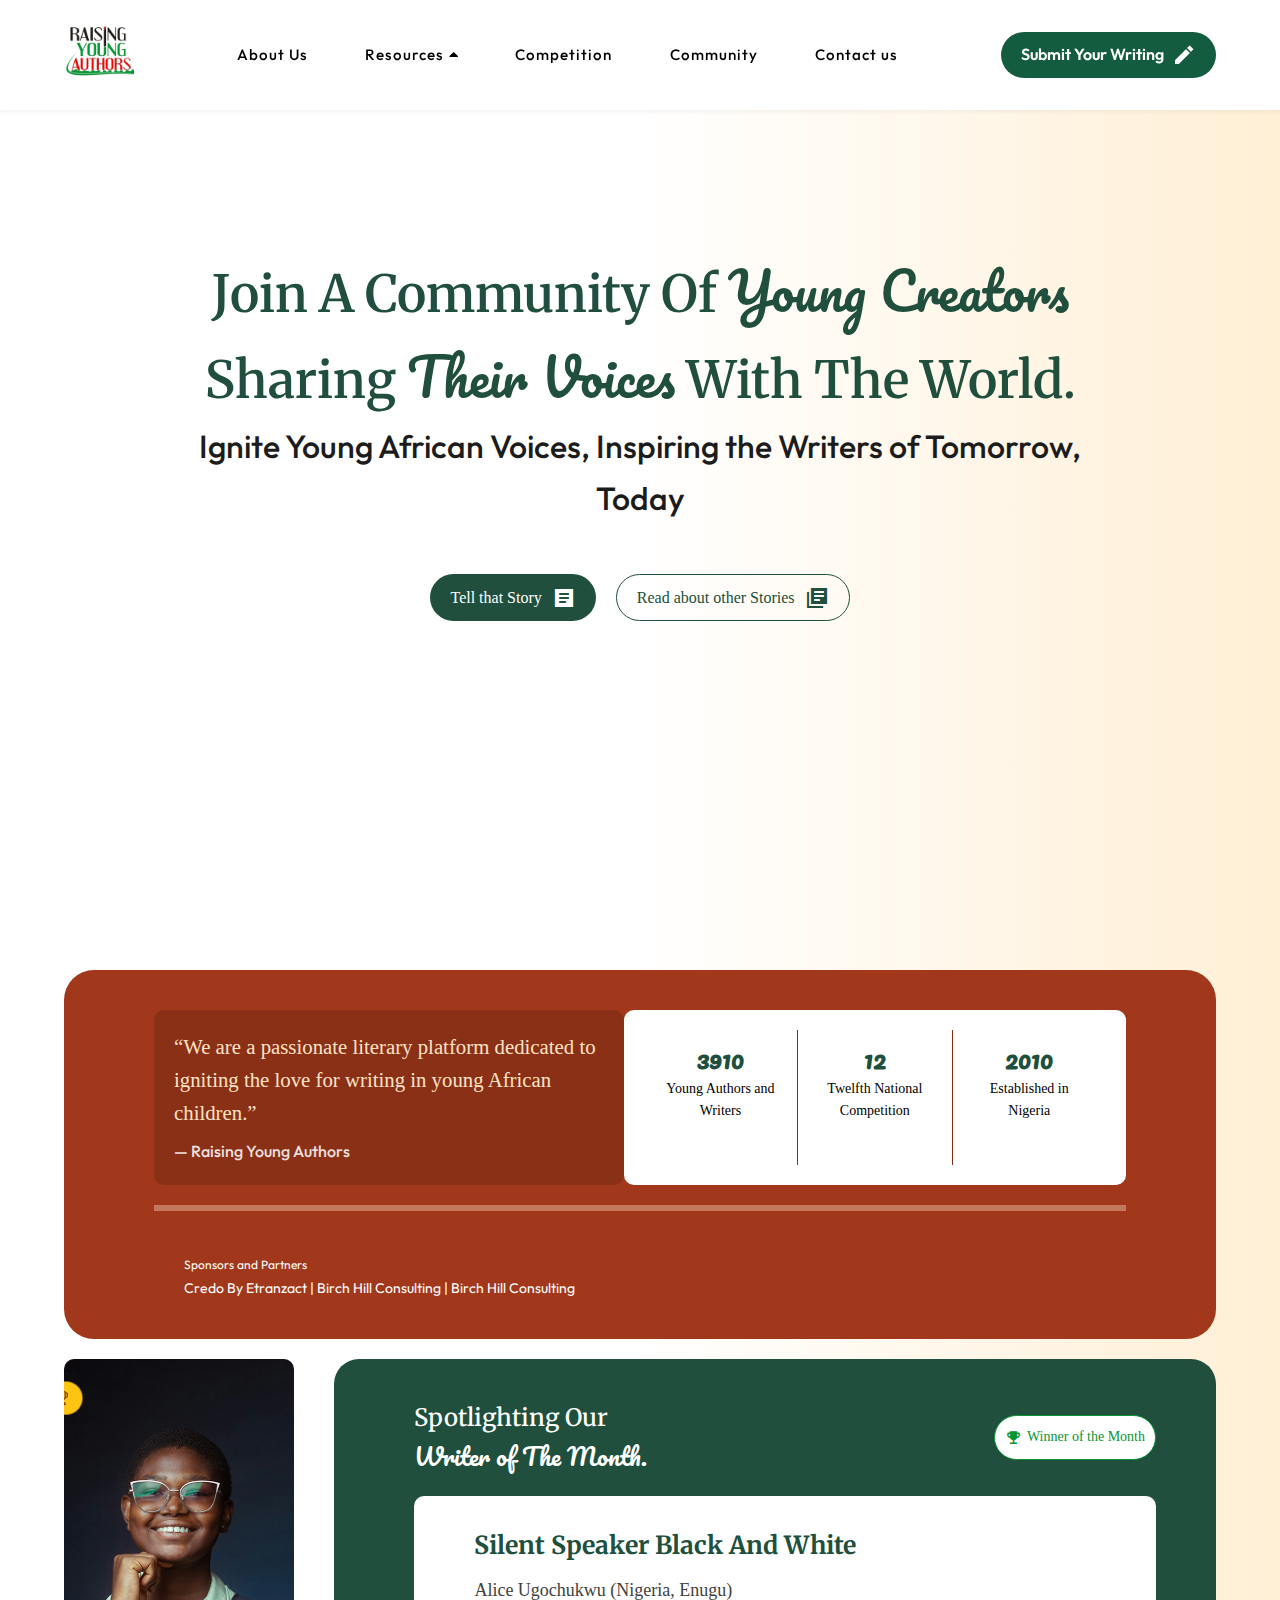
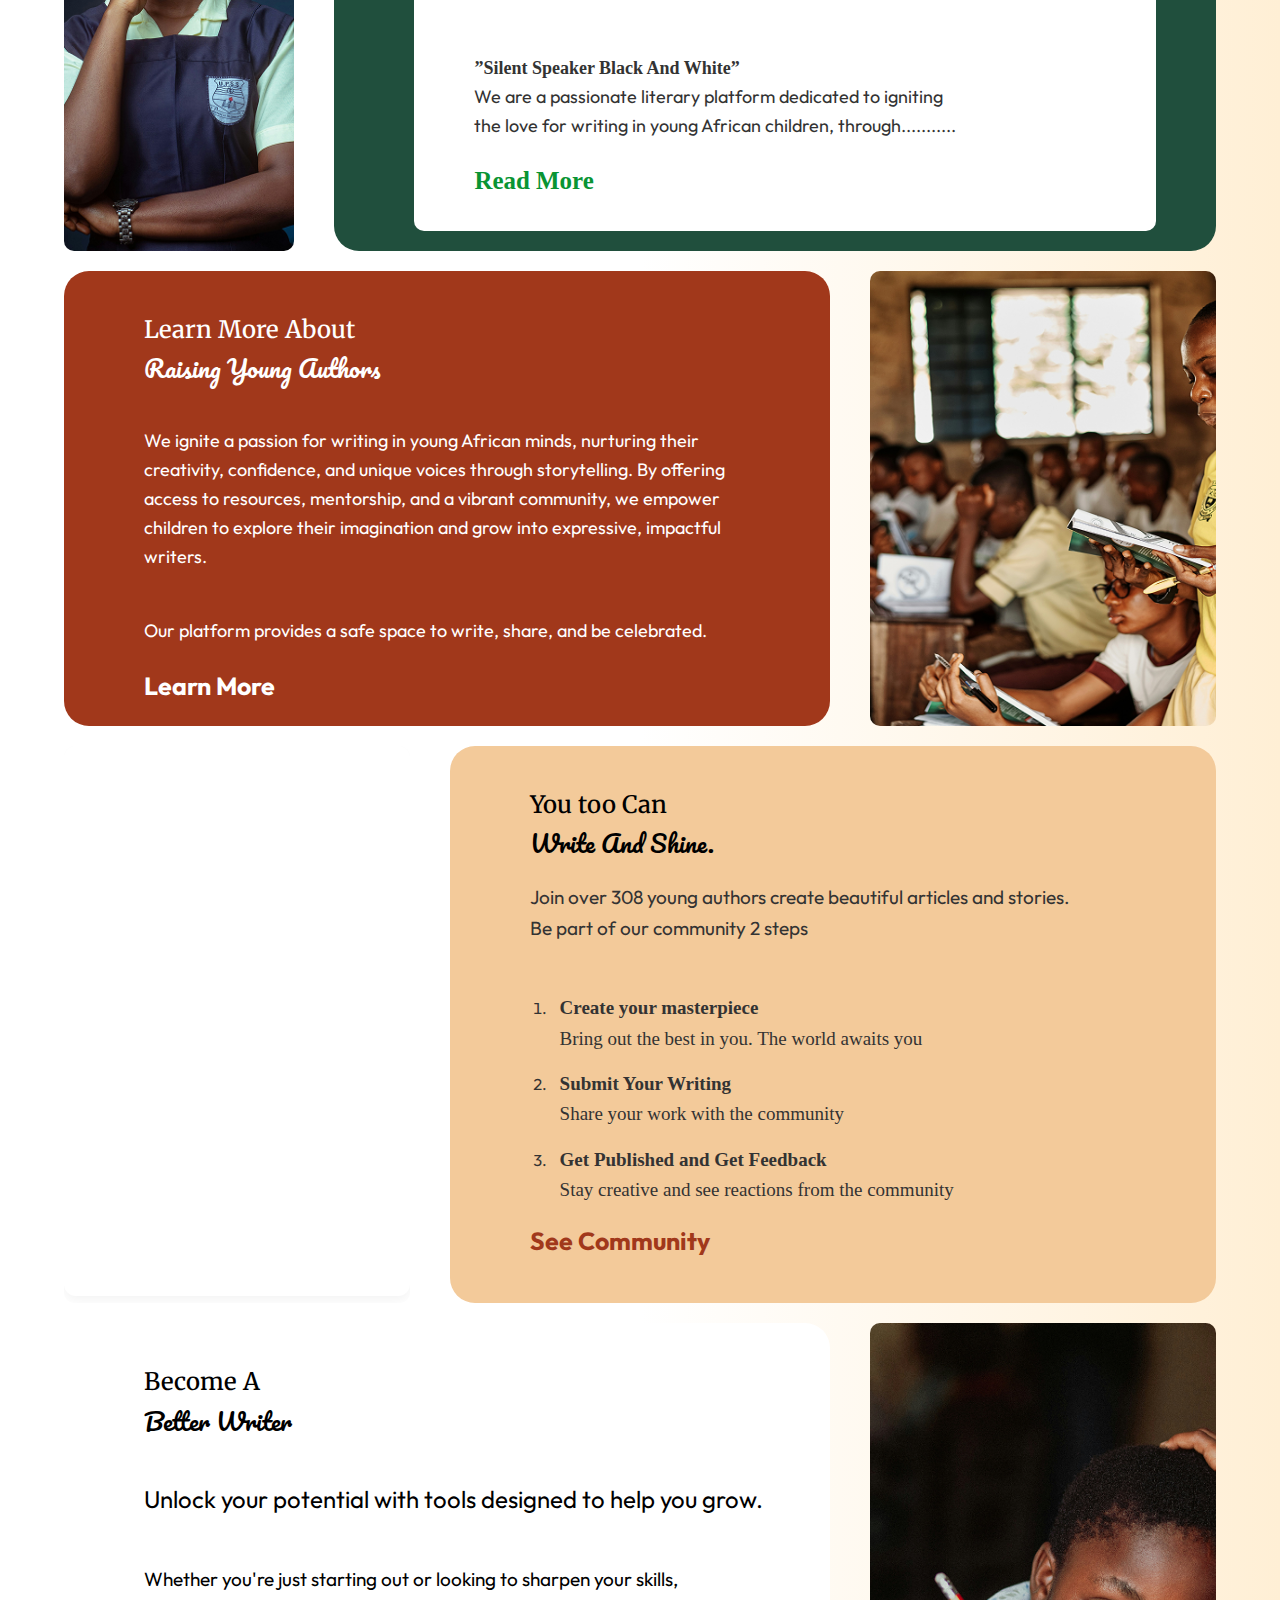
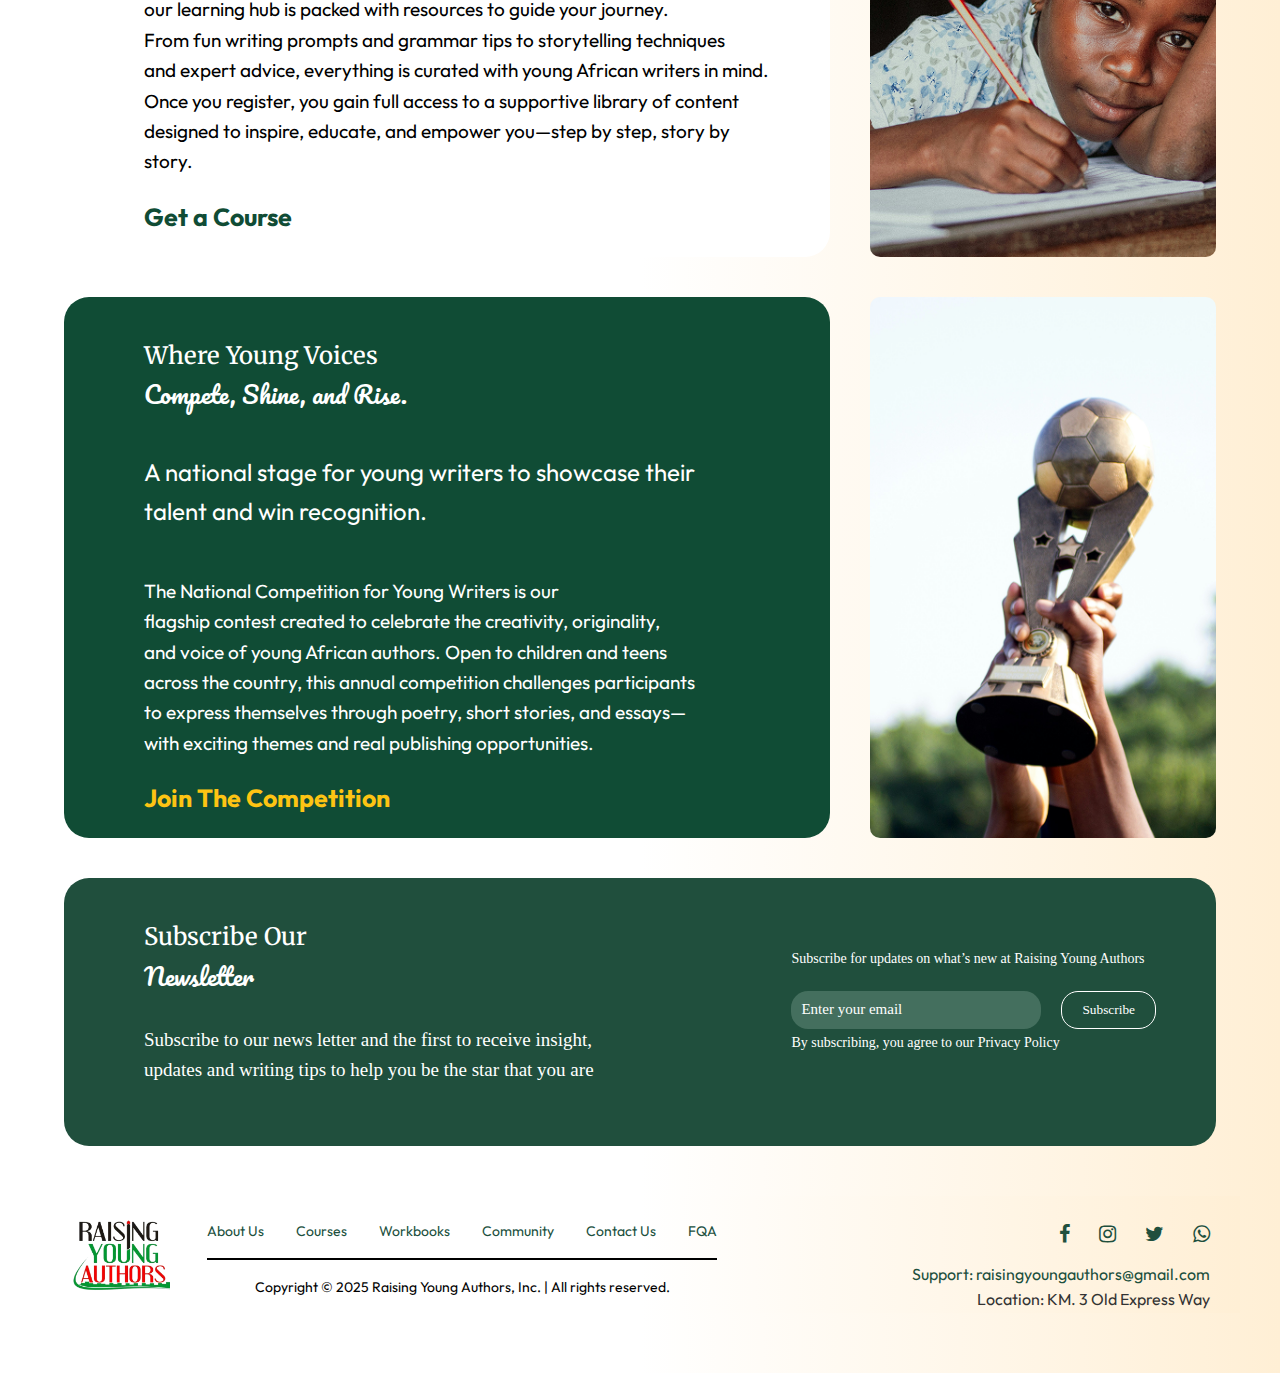
<file: index.html>
<!DOCTYPE html>
<html lang="en">
<head>
    <meta charset="UTF-8" />
    <meta name="viewport" content="width=device-width, initial-scale=1.0" />
    <title>Raising Young Authors</title>
    <meta name="description" content="Join the waitlist for Insanjo, a real-time sales tracking, bookkeeping, and predictive analytics tool designed to streamline sales management and decision-making.">
    <meta name="keywords" content="sales tracking, bookkeeping, predictive analysis, sales management, business analytics, Insanjo, real-time sales insights, business efficiency, inventory, stock keeping">
    <meta property="og:title" content="Writing Page, Raising Young Authors">
    <meta property="og:description" content="Be the first to access Writing Page, Raising Young Authors.">
    <meta property="og:image" content="https://insanjo.com/images/logoBox.png">
    <meta property="og:url" content="https://insanjo.com">
    <meta property="og:type" content="website">
    <meta property="og:locale" content="en_US">
    <link rel="stylesheet" href="styles.css" />
    <link rel="stylesheet" href="https://cdnjs.cloudflare.com/ajax/libs/font-awesome/6.0.0-beta3/css/all.min.css" integrity="sha384-k6RqeWeci5ZR/Lv4MR0sA0FfDOM8d7xj1z5l5e5e5e5e5e5e5e5e5e5e5e5e5" crossorigin="anonymous">
    <link rel="icon" href="images/New Logo.png" type="image/png">
    <link href="https://fonts.googleapis.com/icon?family=Material+Icons+Sharp" rel="stylesheet">
    <link href='https://unpkg.com/boxicons@2.0.7/css/boxicons.min.css' rel='stylesheet'>
    <link rel="stylesheet" href="https://cdnjs.cloudflare.com/ajax/libs/font-awesome/4.3.0/css/font-awesome.css" type="text/css">
    <!-- <link rel="stylesheet" href="https://use.fontawesome.com/releases/v5.0.8/css/all.css"> -->
    <link rel="stylesheet" href="https://fonts.googleapis.com/css2?family=Material+Symbols+Sharp:opsz,wght,FILL,GRAD@24,400,0,0" />
    <link rel="stylesheet" href="https://fonts.googleapis.com/css2?family=Material+Symbols+Outlined:opsz,wght,FILL,GRAD@20..48,100..700,0..1,-50..200&icon_names=support_agent" />
    <!-- Google Fonts -->
    <link href="https://fonts.googleapis.com/css2?family=Merriweather&family=Outfit:wght@300;400;600&family=Pacifico&display=swap" rel="stylesheet">
    <link rel="stylesheet" href="https://unpkg.com/swiper/swiper-bundle.min.css">
    <link rel="stylesheet" href="https://unpkg.com/aos@2.3.1/dist/aos.css">
</head>
<body>
  <header id="genHeads">
    <div class="logo">
      <a href="#">
        <img src="images/New Logo.png" alt="RaisingYoungAuthorLogo">
      </a>
    </div>

    <nav>
      <div class="nav-links" id="navLinks">
        <ul class="menu">
          <li><a href="about.html">About Us</a></li>
          <li>
            <a href="javascript:void(0)" id="resourcesToggle">
              Resources <i class="fa fa-caret-down"></i>
            </a>
            <div class="dropdown" id="resourcesDropdown" style="display: none;">
              <div class="dropImage">
                <img src="images/Library.jpg" alt="Library">
                <span>Register and Unlock your <br> personal learning space.</span>
              </div>
              <div class="dropText">
                <ul>
                  <li><a href="#" class="dropTop">Resources</a></li>
                  <hr style="margin-top: -6px;">
                  <li><a href="courses.html">Courses <span class="material-icons-sharp">arrow_forward</span></a></li>
                  <li><a href="workshop.html">Workbook Shop <span class="material-icons-sharp">arrow_forward</span></a></li>
                </ul>
              </div>
            </div>
          </li>
          <li><a href="compitition.html">Competition</a></li>
          <li><a href="community.html">Community</a></li>
          <li><a href="contact.html">Contact us</a></li>
        </ul>
      </div>
    </nav>

    <!-- Submit Button -->
    <div id="mobileHeadBtnWrapper">
      <a href="writing.html" class="headBtn" id="headBtn">Submit Your Writing
        <span class="material-icons-sharp">create</span>
      </a>
    </div>

    <!-- Hamburger & Close Icons -->
    <div class="menu-toggle">
      <i class="fa fa-bars" id="openMenu" onclick="showMenu()"></i>
      <i class="fa fa-times" id="closeMenu" onclick="hideMenu()"></i>
    </div>
  </header>


  <section class="head-Top">
    <div class="container">
      <h1>Join A Community Of <span class="highlight">Young Creators <br></span> Sharing <span class="highlight">Their Voices</span> With The World.</h1>
      <p>Ignite Young African Voices, Inspiring the Writers of Tomorrow, <br> Today</p>
      <div class="headerBtns">
        <a href="#" class="headerBtn">Tell that Story
          <span class="material-icons-sharp">
            article
          </span>
        </a>
        <a href="community.html" class="headerBtn2">Read about other Stories
          <span class="material-icons-sharp">
            library_books
          </span>
        </a>
      </div>
    </div>
  </section>

  <section class="quote-section">
    <div class="quote-content">
      <div class="quote-text">
        <div class="quote">
          <blockquote>“We are a passionate literary platform dedicated to igniting the love for writing in young African children.”</blockquote>
          <p class="quote-author">— Raising Young Authors</p>
        </div>
        <div class="quote-metrics">
          <div class="metric-box b1">
            <h2>3910</h2>
            <p>Young Authors and Writers</p>
          </div>
          <div class="metric-box b2">
            <h2>12</h2>
            <p>Twelfth National Competition</p>
          </div>
          <div class="metric-box b3">
            <h2>2010</h2>
            <p>Established in Nigeria</p>
          </div>
        </div>
      </div>
      <hr style="border: 3px solid #FDE2C561; width: 100%; margin: 0 auto;">
      <div class="sponsors">
        <span>Sponsors and Partners</span>
        <p>Credo By Etranzact | Birch Hill Consulting | Birch Hill Consulting</p>
      </div>
    </div>
  </section>

  <section class="featured" id="stories">
    <div class="contains">
      <div class="cards">
        <img src="images/Writer of the month.png" alt="Writer">
      </div>
      <div class="card">
        <div class="card-content2">
          <div class="lefts">
            <p class="left-text">Spotlighting Our</p>
            <p class="left-text2">Writer of The Month.</p>
          </div>
          <div class="rights">
            <p><span class="material-icons-sharp" style="font-size: 17px;">
              emoji_events
              </span>
              Winner of the Month</p>
          </div>
        </div>
        <div class="card-content">
          <div class="writer pens" style="margin-bottom: 50px;">
            <h2>Silent Speaker Black And White</h2>
            <span>Alice Ugochukwu (Nigeria, Enugu)</span>
          </div>
          <div class="writer pencils">
            <h3 style="font-family: 'Urbanist', serif; font-size: 18px; font-weight: 600;">”Silent Speaker Black And White”</h3>
            <p style="font-size: 18px; margin-bottom: 20px;">We are a passionate literary platform dedicated to igniting <br> the love for writing in young African children, through...........</p>
            <a href="community.html"><span style="color: #099433; font-size: 24.95px; font-weight: 700; cursor: pointer;">Read More</span></a>
          </div>
        </div>
      </div>
    </div>
  </section>

  <section class="featured" id="stories">
    <div class="contains">
      <div class="card2">
        <div class="card-content2">
          <div class="lefts turns" style="margin-bottom: 20px;">
            <p class="left-text">Learn More About</p>
            <p class="left-text2">Raising Young Authors</p>
          </div>
        </div>
        <div class="maintainer">
            <p class="prop" style="font-size: 18px; margin-bottom: 20px; color: #ffffff;">We ignite a passion for writing in young African minds, nurturing their creativity, confidence, and unique voices through storytelling. By offering access to resources, mentorship, and a vibrant community, we empower children to explore their imagination and grow into expressive, impactful writers. 
            </p>
            <br>
            <p class="proper" style="font-size: 18px; margin-bottom: 20px; color: #ffffff;">Our platform provides a safe space to write, share, and be celebrated.</p>
            <a href="about.html"><span style="color: #ffffff; font-size: 24.95px; font-weight: 700; cursor: pointer;">Learn More</span></a>
        </div>
      </div>
      <div class="cards2">
        <img src="images/Rectangle 36.png" alt="Writer">
      </div>
    </div>
  </section>

  <section class="featured" id="stories">
    <div class="contains">
      <div class="cards3">
        <iframe width="500" height="550" src="https://www.youtube.com/embed/Yoa6i9rEXkk?si=uzkpvpApx9caHuNp" title="YouTube video player" frameborder="0" allow="accelerometer; autoplay; clipboard-write; encrypted-media; gyroscope; picture-in-picture; web-share" referrerpolicy="strict-origin-when-cross-origin" allowfullscreen></iframe>
      </div>
      <div class="card3">
        <div class="card-content2">
          <div class="lefts">
            <p class="left-text">You too Can</p>
            <p class="left-text2">Write And Shine.</p>
          </div>
        </div>
        <div>
          <div class="writer thirds" style="margin-bottom: 50px;">
            <p style="font-size: 19px;">Join over 308 young authors create beautiful articles and stories. <br> Be part of our community 2 steps</p>
          </div>
          <div class="writer3">
            <ol>
              <li><h3>Create your masterpiece</h3>
                <p>Bring out the best in you. The world awaits you</p>
              </li>
              <li><h3>Submit Your Writing</h3>
                <p>Share your work with the community</p>
              </li>
              <li><h3>Get Published and Get Feedback</h3>
                <p>Stay creative and see reactions from the community</p>
              </li>
            </ol>
            <a href="community.html"><span style="color: #A1381B; font-size: 24.95px; font-weight: 700; cursor: pointer;">See Community</span></a>
          </div>
        </div>
      </div>
    </div>
  </section>

  <section class="featured" id="stories">
    <div class="contains">
      <div class="card4">
        <div class="card-content2">
          <div class="lefts" style="margin-bottom: 20px;">
            <p class="left-text">Become A</p>
            <p class="left-text2">Better Writer</p>
          </div>
        </div>
        <div class="closer">
          <p class="prop" style="font-size: 24px; margin-bottom: 20px; color: #000000;">Unlock your potential with tools designed to help you grow.</p>
            <br>
          <p class="prosper" style="font-size: 19px; margin-bottom: 20px; color: #000000;">Whether you're just starting out or looking to sharpen your skills, <br> our learning hub is packed with resources to guide your journey. <br> From fun writing prompts and grammar tips to storytelling techniques <br> and expert advice, everything is curated with young African writers in mind. <br> Once you register, you gain full access to a supportive library of content <br> designed to inspire, educate, and empower you—step by step, story by story.
            </p>
          <a href="courses.html"><span style="color: #104C35; font-size: 24.95px; font-weight: 700; cursor: pointer;">Get a Course</span></a>
        </div>
      </div>
      <div class="cards4">
        <img src="images/Rectangle 10.png" alt="Writer">
      </div>
    </div>
  </section>

  <section class="featured" style="padding: 30px 64px;" id="stories">
    <div class="contains" style="justify-content: space-between;">
      <div class="card5">
        <div class="card-content2">
          <div class="lefts" style="margin-bottom: 20px;">
            <p class="left-text">Where Young Voices</p>
            <p class="left-text2">Compete, Shine, and Rise.</p>
          </div>
        </div>
        <div class="closer">
          <p class="prop" style="font-size: 24px; margin-bottom: 20px; color: #ffffff;">A national stage for young writers to showcase their <br> talent and win recognition.</p>
          <br>
          <p class="prosper" style="font-size: 19px; margin-bottom: 20px; color: #ffffff;">The National Competition for Young Writers is our <br> flagship contest created to celebrate the creativity, originality, <br> and voice of young African authors. Open to children and teens <br> across the country, this annual competition challenges participants <br> to express themselves through poetry, short stories, and essays— <br>with exciting themes and real publishing opportunities. 
          </p>
          <a href="compitition.html"><span style="color: #FDC413; font-size: 24.95px; font-weight: 700; cursor: pointer;">Join The Competition</span></a>
        </div>
      </div>
      <div class="cards5">
        <img src="images/Rectangle 38.png" alt="Writer">
      </div>
    </div>
  </section>

  <section class="featured" id="stories">
    <div class="contains">
      <div class="card6">
        <div class="card-content2" style="align-items: flex-start;">
          <div class="lefts">
            <p class="left-text">Subscribe Our</p>
            <p class="left-text2">Newsletter</p>
            <p class="prop" style="font-size: 19px; margin-top: 30px; margin-bottom: 20px; color: #ffffff; font-weight: 500; font-family: 'Urbanist', serif;">Subscribe to our news letter and the first to receive insight, <br> updates and writing tips to help you be the star that you are 
            </p>
          </div>
          <div class="right">
            <p class="states">Subscribe for updates on what’s new at Raising Young Authors</p>
            <form style="display: flex; gap: 10px;">
              <input type="email" id="subEmail" placeholder="Enter your email" required />
              <button type="submit">Subscribe</button>
            </form>
            <span class="states">By subscribing, you agree to our Privacy Policy</span>
          </div>
        </div>
      </div>
    </div>
  </section>

  <footer class="features" id="stories">
    <div class="footer-cont">
      <div class="logo">
        <a href="index.html">
          <img src="images/New Logo.png" alt="RaisingYoungAuthorLogo">
        </a>
      </div>
      <div class="centers">
        <div class="footer-top">
          <p>About Us</p>
          <p>Courses</p>
          <p>Workbooks</p>
          <p>Community</p>
          <p>Contact Us</p>
          <p>FQA</p>
        </div>
        <hr style="border: 1px solid #000000; width: 100%; margin: 0 auto;">
        <div class="footer-down">
          <p style="color: #000000;">Copyright © 2025 Raising Young Authors, Inc. | All rights reserved.</p>
        </div>
      </div>
      <div class="right ops">
        <div class="icons">
          <a href="https://www.facebook.com/raisingyoungauthors/" target="_blank"><i class="fa fa-facebook"></i></a>
          <a href="https://www.instagram.com/raising.young.authors/" target="_blank"><i class="fa fa-instagram"></i></a>
          <i class="fa fa-twitter"></i>
          <i class="fa fa-whatsapp" style="margin-right: 0;"></i>
        </div>
        <p style="color: #204F3D;">Support: raisingyoungauthors@gmail.com</p>
        <p>Location: KM. 3 Old Express Way</p>
      </div>
    </div>
  </footer>
</body>



<script src="script.js"></script>
</html>
</file>
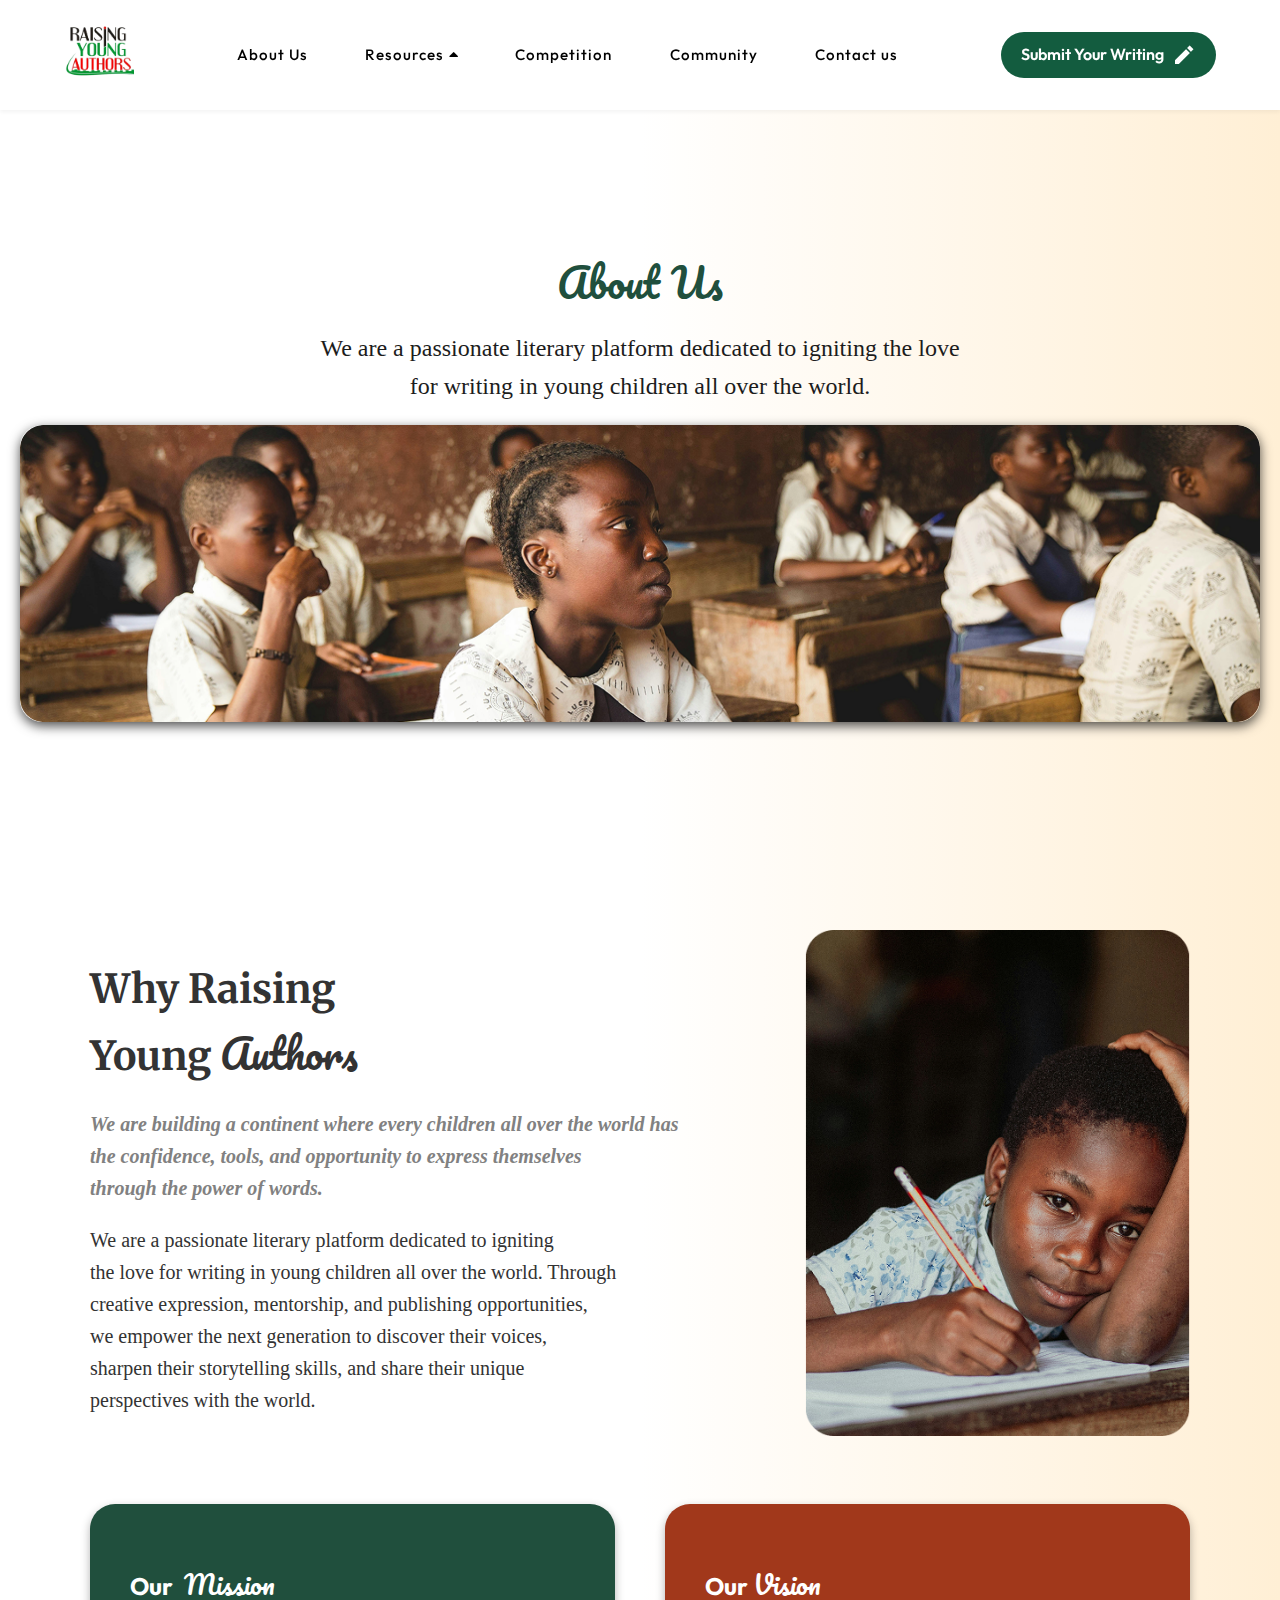
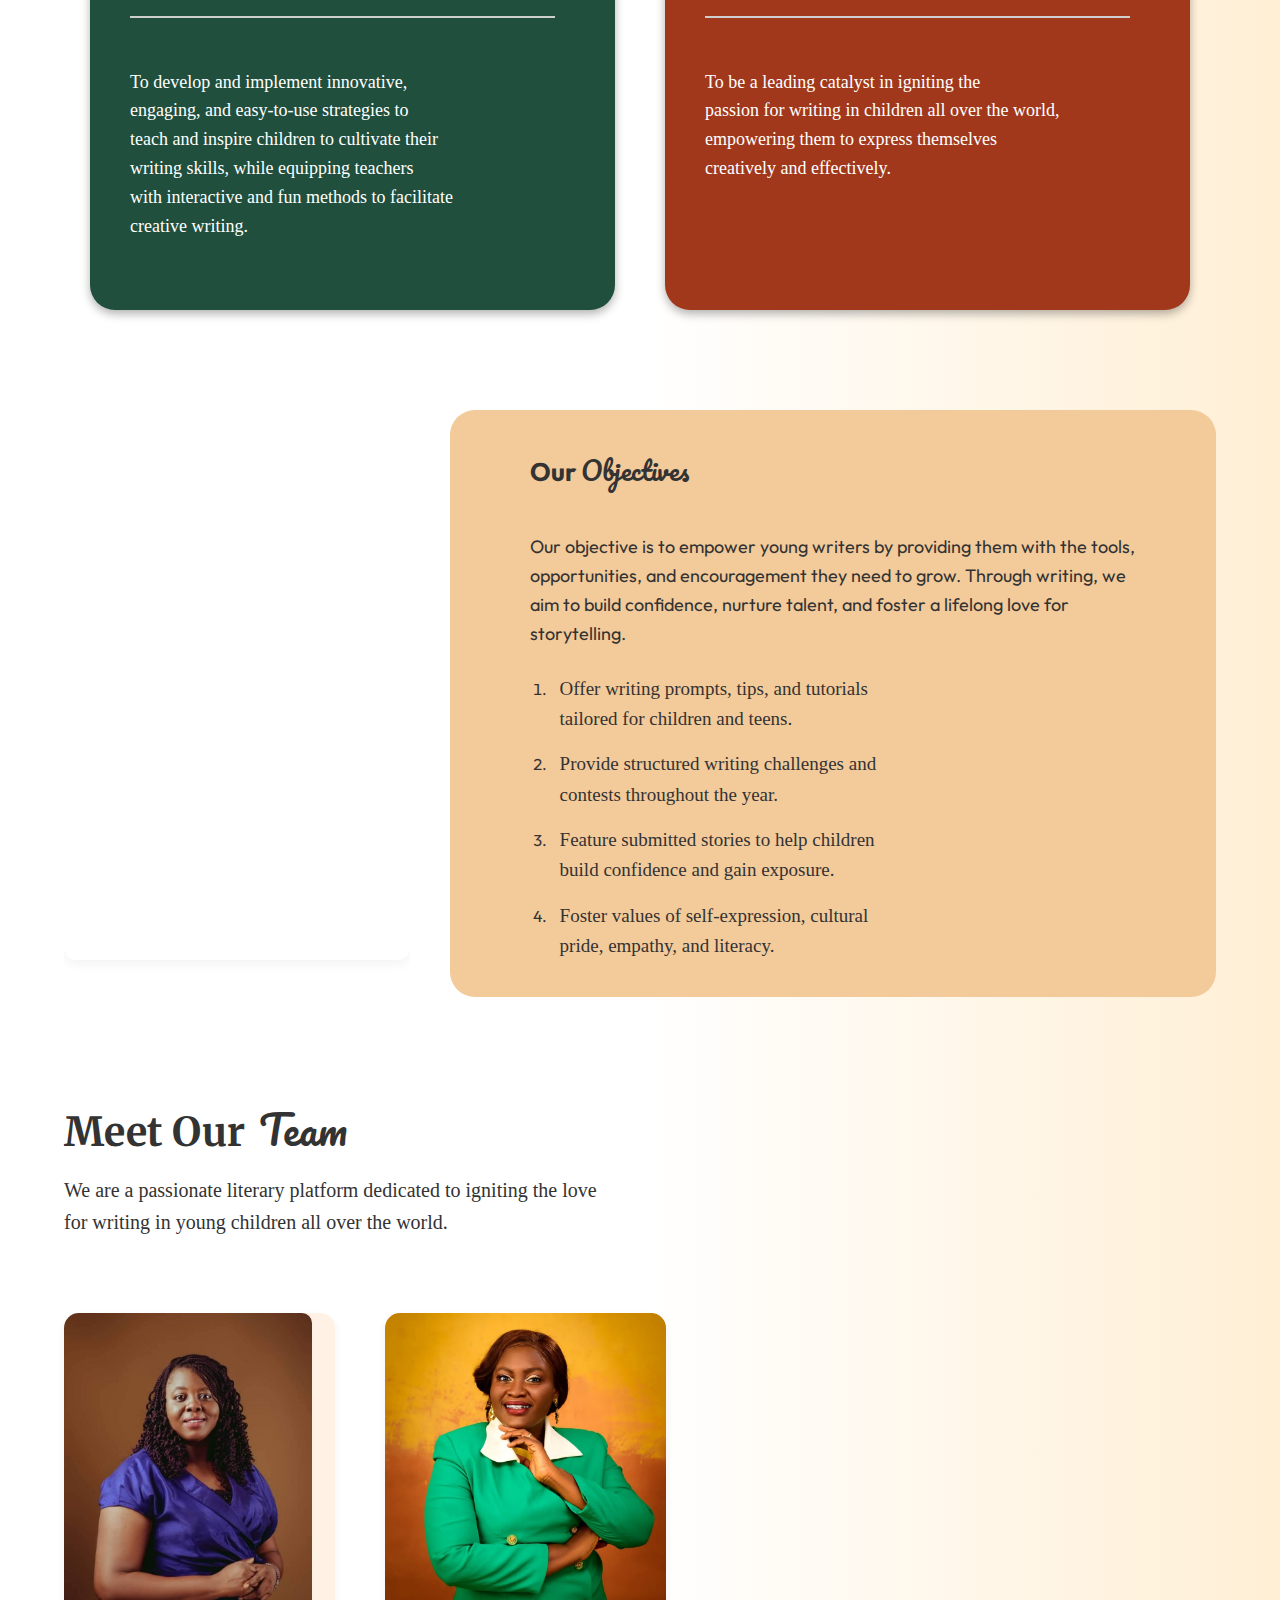
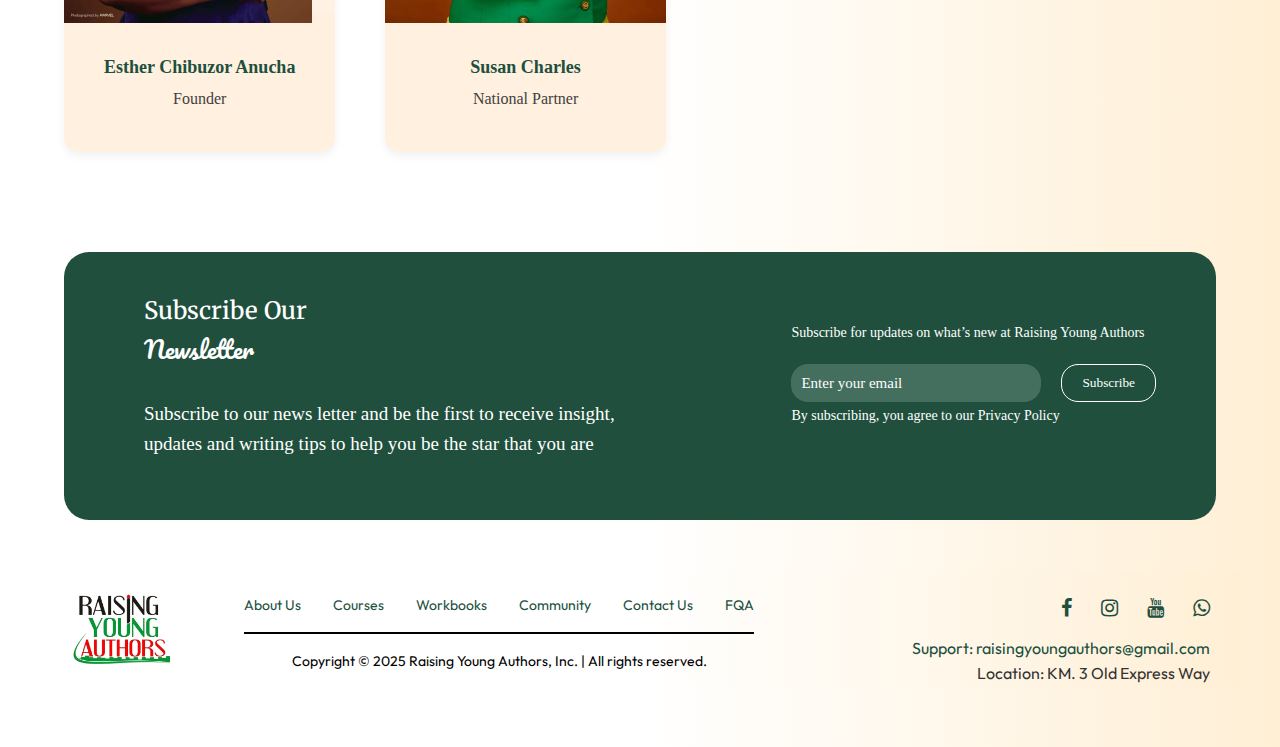
<file: about.html>
<!DOCTYPE html>
<html lang="en">
<head>
    <meta charset="UTF-8" />
    <meta name="viewport" content="width=device-width, initial-scale=1.0" />
    <title>Raising Young Authors</title>
    <meta name="description" content="Join the waitlist for Insanjo, a real-time sales tracking, bookkeeping, and predictive analytics tool designed to streamline sales management and decision-making.">
    <meta name="keywords" content="sales tracking, bookkeeping, predictive analysis, sales management, business analytics, Insanjo, real-time sales insights, business efficiency, inventory, stock keeping">
    <meta property="og:title" content="Writing Page, Raising Young Authors">
    <meta property="og:description" content="Be the first to access Writing Page, Raising Young Authors.">
    <meta property="og:image" content="https://insanjo.com/images/logoBox.png">
    <meta property="og:url" content="https://insanjo.com">
    <meta property="og:type" content="website">
    <meta property="og:locale" content="en_US">
    <link rel="stylesheet" href="styles.css" />
    <link rel="stylesheet" href="https://cdnjs.cloudflare.com/ajax/libs/font-awesome/6.0.0-beta3/css/all.min.css" >
    <link rel="icon" href="images/New Logo.png" type="image/png">
    <link href="https://fonts.googleapis.com/icon?family=Material+Icons+Sharp" rel="stylesheet">
    <link href='https://unpkg.com/boxicons@2.0.7/css/boxicons.min.css' rel='stylesheet'>
    <link rel="stylesheet" href="https://cdnjs.cloudflare.com/ajax/libs/font-awesome/4.3.0/css/font-awesome.css" type="text/css">
    <!-- <link rel="stylesheet" href="https://use.fontawesome.com/releases/v5.0.8/css/all.css"> -->
    <link rel="stylesheet" href="https://fonts.googleapis.com/css2?family=Material+Symbols+Sharp:opsz,wght,FILL,GRAD@24,400,0,0" />
    <link rel="stylesheet" href="https://fonts.googleapis.com/css2?family=Material+Symbols+Outlined:opsz,wght,FILL,GRAD@20..48,100..700,0..1,-50..200&icon_names=support_agent" />
    <!-- Google Fonts -->
    <link href="https://fonts.googleapis.com/css2?family=Merriweather&family=Outfit:wght@300;400;600&family=Pacifico&display=swap" rel="stylesheet">
    <link rel="stylesheet" href="https://unpkg.com/swiper/swiper-bundle.min.css">
    <link rel="stylesheet" href="https://unpkg.com/aos@2.3.1/dist/aos.css">
</head>
<body>
  <header>
    <div class="logo">
      <a href="index.html">
        <img src="images/New Logo.png" alt="RaisingYoungAuthorLogo">
      </a>
    </div>

    <nav>
      <div class="nav-links" id="navLinks">
        <ul class="menu">
          <li><a href="#">About Us</a></li>
          <li>
            <a href="javascript:void(0)" id="resourcesToggle">
              Resources <i class="fa fa-caret-down"></i>
            </a>
            <div class="dropdown" id="resourcesDropdown" style="display: none;">
              <div class="dropImage">
                <img src="images/Library.jpg" alt="Library">
                <span>Register and Unlock your <br> personal learning space.</span>
              </div>
              <div class="dropText">
                <ul>
                  <li><a href="#" class="dropTop">Resources</a></li>
                  <hr style="margin-top: -6px;">
                  <li><a href="courses.html">Courses <span class="material-icons-sharp">arrow_forward</span></a></li>
                  <li><a href="workshop.html">Workbook Shop <span class="material-icons-sharp">arrow_forward</span></a></li>
                </ul>
              </div>
            </div>
          </li>
          <li><a href="compitition.html">Competition</a></li>
          <li><a href="community.html">Community</a></li>
          <li><a href="contact.html">Contact us</a></li>
        </ul>
      </div>
    </nav>

    <!-- Submit Button -->
    <div id="mobileHeadBtnWrapper">
      <a href="writing.html" class="headBtn" id="headBtn">Submit Your Writing
        <span class="material-icons-sharp">create</span>
      </a>
    </div>

    <!-- Hamburger & Close Icons -->
    <div class="menu-toggle">
      <i class="fa fa-bars" id="openMenu" onclick="showMenu()"></i>
      <i class="fa fa-times" id="closeMenu" onclick="hideMenu()"></i>
    </div>
  </header>

  <section class="head-Top">
    <div class="about-container">
      <h1>About Us</h1>
      <p>We are a passionate literary platform dedicated to igniting the love <br> for writing in young children all over the world.</p>
      <div class="headerBtns">
        <img src="images/Rectangle 11.png" alt="coverPhoto">
      </div>
    </div>
  </section>

  <section class="featured abouts" style="margin-bottom: 40px;">
    <div class="about-contains">
      <div class="about-cards">
        <h1>Why Raising <br> Young <span>Authors</span></h1>
        <p class="italics">We are building a continent where every children all over the world has <br> the confidence, tools, and opportunity to express themselves <br> through the power of words.</p>
        <p class="normal">We are a passionate literary platform dedicated to igniting <br> the love for writing in young children all over the world. Through <br> creative expression, mentorship, and publishing opportunities, <br> we empower the next generation to discover their voices, <br> sharpen their storytelling skills, and share their unique <br>perspectives with the world.</p>
      </div>
      <div class="about-card">
        <img src="images/Rectangle 10.png" alt="Writer">
      </div>
    </div>
  </section>

  <section class="featured abouts" style="margin-bottom: 80px;">
    <div class="about-contains3">
      <div class="about-cards3">
        <h2>Our <span>Mission</span></h2>
        <hr style="border: 1px solid #CECECE; width: 100%; margin: 5px auto;">
        <p class="italise">To develop and implement innovative, <br> engaging, and easy-to-use strategies to <br> teach and inspire children to cultivate their <br> writing skills, while equipping teachers <br> with interactive and fun methods to facilitate <br> creative writing.</p>
      </div>
      <div class="about-card3">
        <h2>Our <span>Vision</span></h2>
        <hr style="border: 1px solid #CECECE; width: 100%; margin: 5px auto;">
        <p class="italise">To be a leading catalyst in igniting the <br> passion for writing in children all over the world, <br> empowering them to express themselves <br> creatively and effectively.</p>
      </div>
    </div>
  </section>

  <section class="featured abouts" style="margin-bottom: 80px;">
    <div class="contains">
      <div class="cards3">
        <iframe width="500" height="550" src="https://www.youtube.com/embed/wbLWtLMcpmU?si=SpGN_lpEJ4h0Pce0" title="YouTube video player" frameborder="0" allow="accelerometer; autoplay; clipboard-write; encrypted-media; gyroscope; picture-in-picture; web-share" referrerpolicy="strict-origin-when-cross-origin" allowfullscreen></iframe>
      </div>
      <div class="card3">
        <div class="card-content2">
          <div class="about-cards3">
            <h2>Our <span>Objectives</span></h2>
          </div>
        </div>
        <div>
          <div class="writer" style="margin-bottom: 25px;">
            <p style="font-size: 18px;">Our objective is to empower young writers by providing them with the tools, opportunities, and encouragement they need to grow. Through writing, we aim to build confidence, nurture talent, and foster a lifelong love for storytelling.</p>
          </div>
          <div class="writer3">
            <ol>
              <li>
                <p>Offer writing prompts, tips, and tutorials <br> tailored for children and teens.</p>
              </li>
              <li>
                <p>Provide structured writing challenges and <br> contests throughout the year.</p>
              </li>
              <li>
                <p>Feature submitted stories to help children <br> build confidence and gain exposure.</p>
              </li>
              <li>
                <p>Foster values of self-expression, cultural <br> pride, empathy, and literacy.</p>
              </li>
            </ol>
          </div>
        </div>
      </div>
    </div>
  </section>

  <section class="featured abouts" style="margin-bottom: 80px;">
    <div class="about-contains4">
      <div class="about-cards4">
        <h1>Meet Our <span>Team</span></h1>
        <p>We are a passionate literary platform dedicated to igniting the love <br> for writing in young children all over the world.</p>
      </div>
      <div class="Pic-Court">
        <div class="pic">
          <div class="picture">
            <img src="images/Founder.jpg" alt="authors">
          </div>
          <div class="pic-text">
            <h2>Esther Chibuzor Anucha</h2>
            <span>Founder</span>
          </div>
        </div>
        <div class="pic">
          <div class="picture">
            <img src="images/susan.jpg" alt="authors">
          </div>
          <div class="pic-text">
            <h2>Susan Charles</h2>
            <span>National Partner</span>
          </div>
        </div>
        <!-- <div class="pic">
          <div class="picture">
            <img src="images/speker.jpeg" alt="authors">
          </div>
          <div class="pic-text">
            <h2>Gabrielle Lieberman-Miller</h2>
            <span>Vice President</span>
          </div>
        </div> -->
      </div>
    </div>
  </section>

  <section class="featured" id="stories">
    <div class="contains">
      <div class="card6">
        <div class="card-content2" style="align-items: flex-start;">
          <div class="lefts">
            <p class="left-text">Subscribe Our</p>
            <p class="left-text2">Newsletter</p>
            <p class="prop" style="font-size: 19px; margin-top: 30px; margin-bottom: 20px; color: #ffffff; font-weight: 500; font-family: 'Urbanist', serif;">Subscribe to our news letter and be the first to receive insight, <br> updates and writing tips to help you be the star that you are 
            </p>
          </div>
          <div class="right">
            <p class="states">Subscribe for updates on what’s new at Raising Young Authors</p>
            <form style="display: flex; gap: 10px;">
              <input type="email" id="subEmail" placeholder="Enter your email" required />
              <button type="submit">Subscribe</button>
            </form>
            <span class="states">By subscribing, you agree to our Privacy Policy</span>
          </div>
        </div>
      </div>
    </div>
  </section>

  <footer class="features" id="stories">
      <div class="footer-cont">
        <div class="football">
          <div class="logo">
          <a href="index.html">
            <img src="images/New Logo.png" alt="RaisingYoungAuthorLogo">
          </a>
        </div>
        <div class="centers">
          <div class="footer-top">
              <a href="about.html"><p>About Us</p></a>
              <a href="courses.html"><p>Courses</p></a>
              <a href="workshop.html"><p>Workbooks</p></a>
              <a href="community.html"><p>Community</p></a>
              <a href="contact.html"><p>Contact Us</p></a>
              <p>FQA</p>
          </div>
            <hr style="border: 1px solid #000000; width: 100%; margin: 0 auto;">
          <div class="footer-down">
              <p style="color: #000000;">Copyright © 2025 Raising Young Authors, Inc. | All rights reserved.</p>
          </div>
      </div>
      </div>
      <div class="right ops">
        <div class="icons">
                <a href="https://www.facebook.com/raisingyoungauthors/" target="_blank">
                    <i class="fa fa-facebook"></i>
                </a>
                <a href="https://www.instagram.com/raising.young.authors/" target="_blank">
                    <i class="fa fa-instagram"></i>
                </a>
                <a href="https://www.youtube.com/@raisingyoungauthors2238" target="_blank">
                    <i class="fa fa-youtube"></i>
                </a>
                <a href="https://wa.me/2348037078076?text=Hello%20Raising%20Young%20Authors,%20I%20am%20interested%20in%20your%20services." target="_blank">
                    <i class="fa fa-whatsapp" style="margin-right: 0;"></i>
                </a>
          </div>
        <p style="color: #204F3D;">Support: raisingyoungauthors@gmail.com</p>
        <p>Location: KM. 3 Old Express Way</p>
      </div>
    </div>
  </footer>
</body>


<script src="script.js"></script>

</html>
</file>
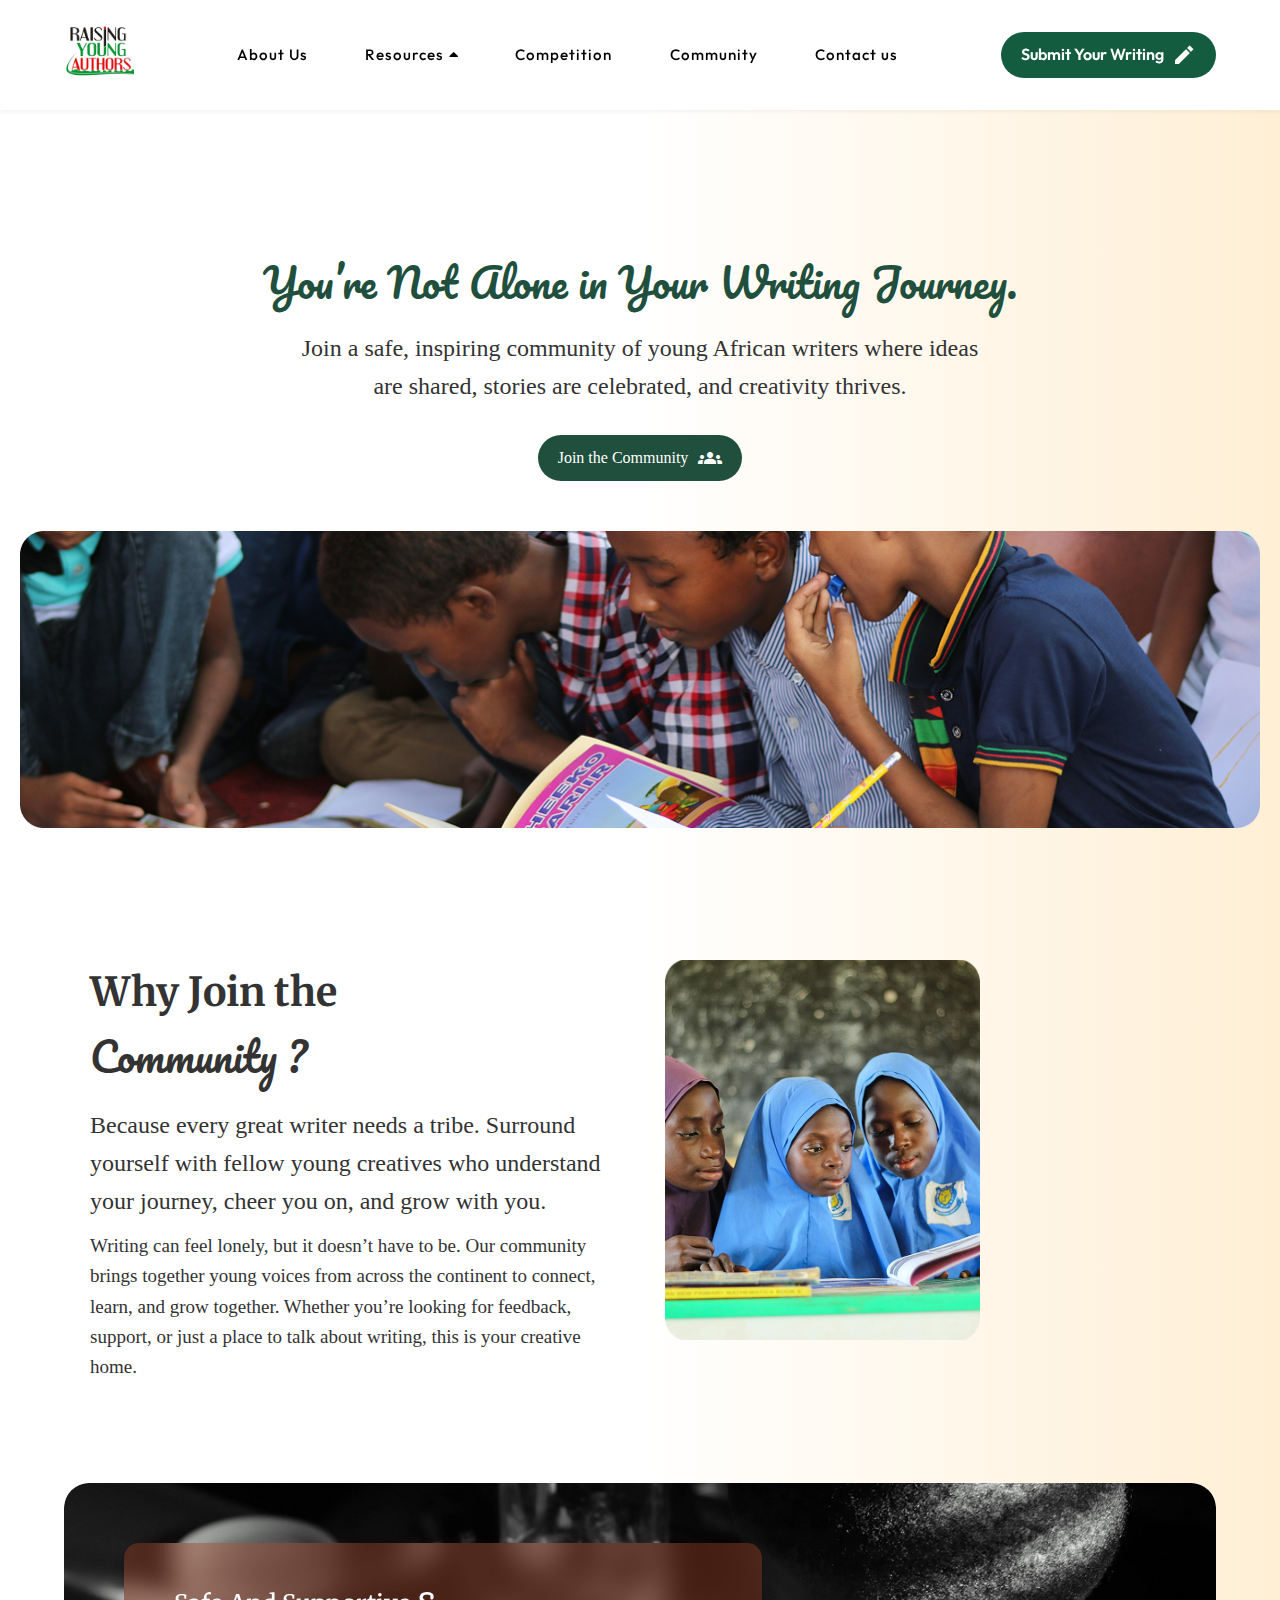
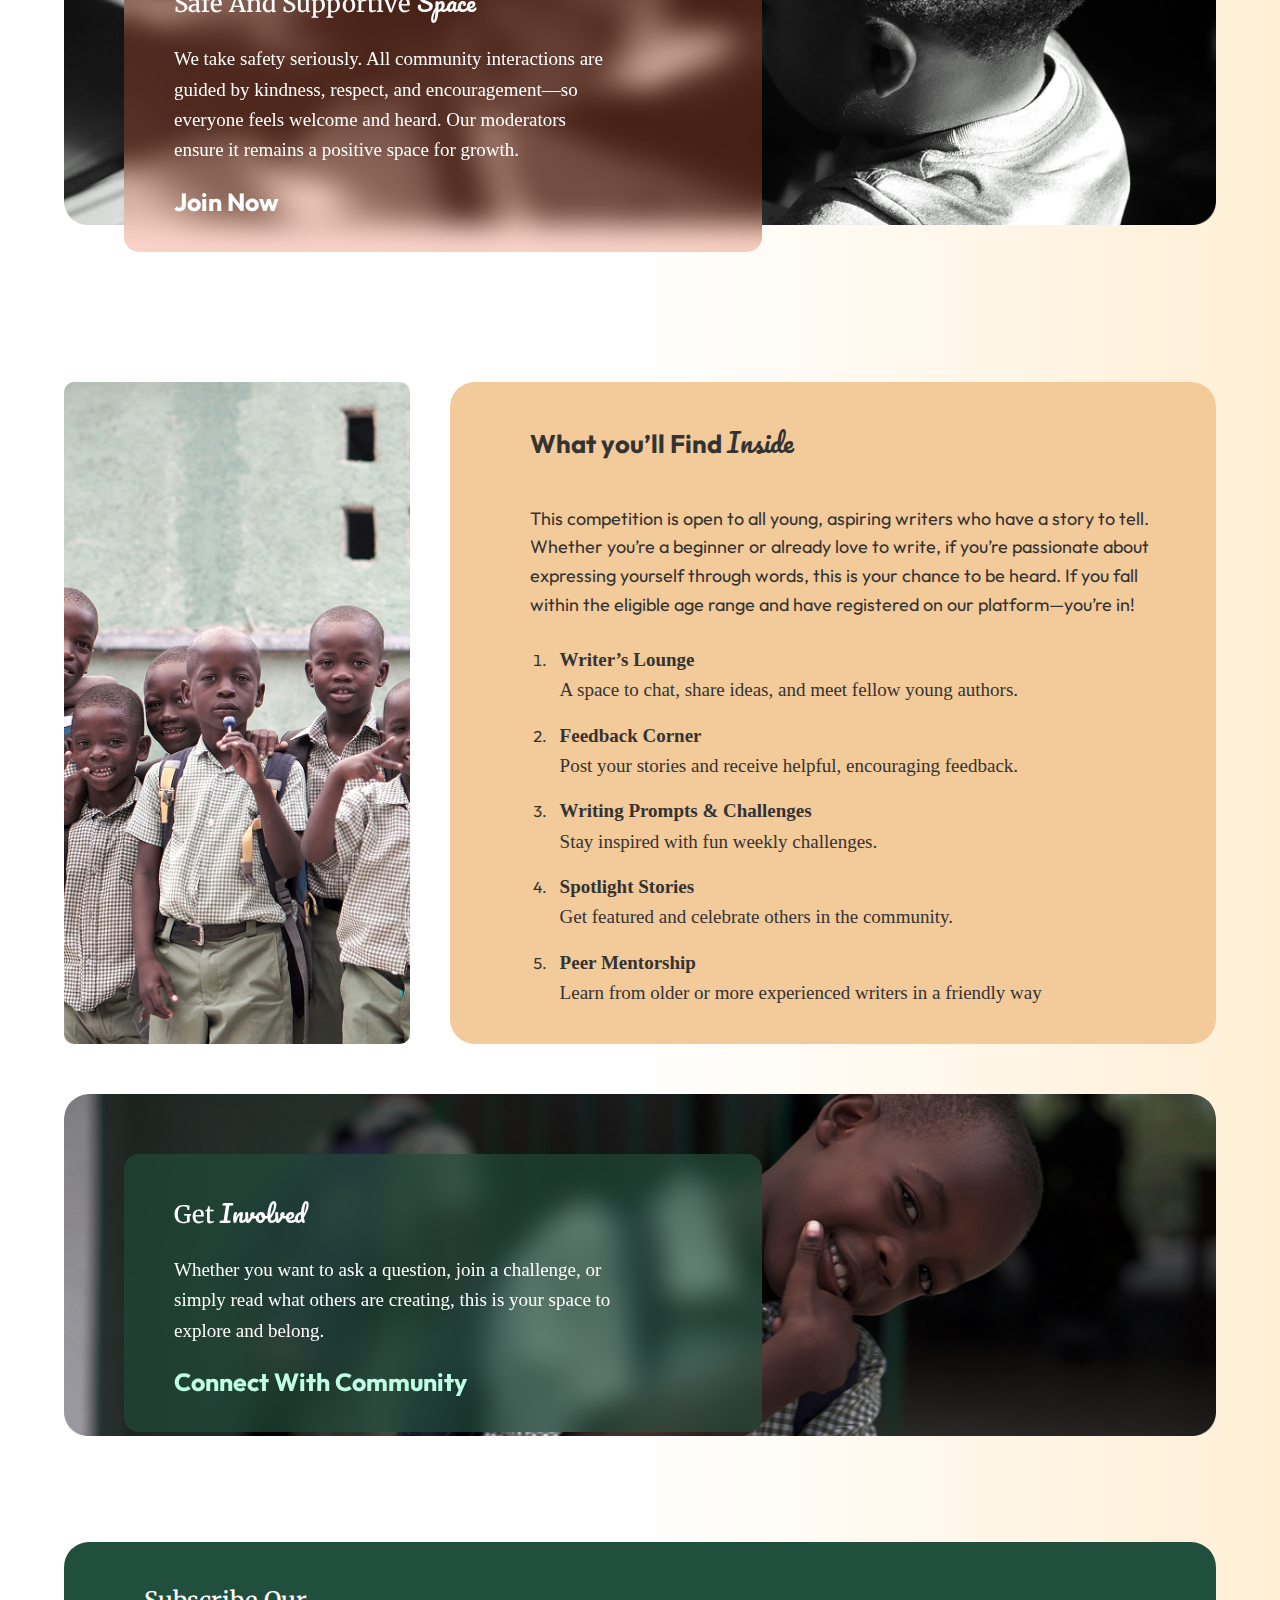
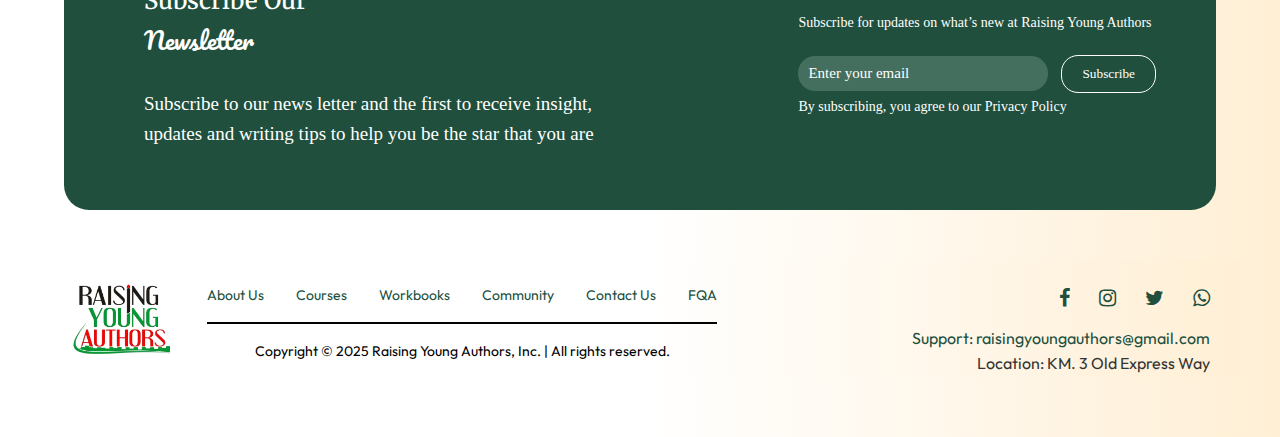
<file: community.html>
<!DOCTYPE html>
<html lang="en">
<head>
    <meta charset="UTF-8" />
    <meta name="viewport" content="width=device-width, initial-scale=1.0" />
    <title>Raising Young Authors</title>
    <meta name="description" content="Join the waitlist for Insanjo, a real-time sales tracking, bookkeeping, and predictive analytics tool designed to streamline sales management and decision-making.">
    <meta name="keywords" content="sales tracking, bookkeeping, predictive analysis, sales management, business analytics, Insanjo, real-time sales insights, business efficiency, inventory, stock keeping">
    <meta property="og:title" content="Writing Page, Raising Young Authors">
    <meta property="og:description" content="Be the first to access Writing Page, Raising Young Authors.">
    <meta property="og:image" content="https://insanjo.com/images/logoBox.png">
    <meta property="og:url" content="https://insanjo.com">
    <meta property="og:type" content="website">
    <meta property="og:locale" content="en_US">
    <link rel="stylesheet" href="styles.css" />
    <link rel="stylesheet" href="https://cdnjs.cloudflare.com/ajax/libs/font-awesome/6.0.0-beta3/css/all.min.css" integrity="sha384-k6RqeWeci5ZR/Lv4MR0sA0FfDOM8d7xj1z5l5e5e5e5e5e5e5e5e5e5e5e5e5" crossorigin="anonymous">
    <link rel="icon" href="images/New Logo.png" type="image/png">
    <link href="https://fonts.googleapis.com/icon?family=Material+Icons+Sharp" rel="stylesheet">
    <link href='https://unpkg.com/boxicons@2.0.7/css/boxicons.min.css' rel='stylesheet'>
    <link rel="stylesheet" href="https://cdnjs.cloudflare.com/ajax/libs/font-awesome/4.3.0/css/font-awesome.css" type="text/css">
    <link rel="stylesheet" href="https://fonts.googleapis.com/css2?family=Material+Symbols+Sharp:opsz,wght,FILL,GRAD@24,400,0,0" />
    <link rel="stylesheet" href="https://fonts.googleapis.com/css2?family=Material+Symbols+Outlined:opsz,wght,FILL,GRAD@20..48,100..700,0..1,-50..200&icon_names=support_agent" />
    <!-- Google Fonts -->
    <link href="https://fonts.googleapis.com/css2?family=Merriweather&family=Outfit:wght@300;400;600&family=Pacifico&display=swap" rel="stylesheet">
    <link rel="stylesheet" href="https://unpkg.com/swiper/swiper-bundle.min.css">
    <link rel="stylesheet" href="https://unpkg.com/aos@2.3.1/dist/aos.css">
</head>
<body>
    <header>
        <div class="logo">
        <a href="index.html">
            <img src="images/New Logo.png" alt="RaisingYoungAuthorLogo">
        </a>
        </div>

        <nav>
        <div class="nav-links" id="navLinks">
            <ul class="menu">
            <li><a href="about.html">About Us</a></li>
            <li>
                <a href="javascript:void(0)" id="resourcesToggle">
                Resources <i class="fa fa-caret-down"></i>
                </a>
                <div class="dropdown" id="resourcesDropdown" style="display: none;">
                <div class="dropImage">
                    <img src="images/Library.jpg" alt="Library">
                    <span>Register and Unlock your <br> personal learning space.</span>
                </div>
                <div class="dropText">
                    <ul>
                    <li><a href="#" class="dropTop">Resources</a></li>
                    <hr style="margin-top: -6px;">
                    <li><a href="courses.html">Courses <span class="material-icons-sharp">arrow_forward</span></a></li>
                    <li><a href="workshop.html">Workbook Shop <span class="material-icons-sharp">arrow_forward</span></a></li>
                    </ul>
                </div>
                </div>
            </li>
            <li><a href="compitition.html">Competition</a></li>
            <li><a href="#">Community</a></li>
            <li><a href="contact.html">Contact us</a></li>
            </ul>
        </div>
        </nav>

        <!-- Submit Button -->
        <div id="mobileHeadBtnWrapper">
        <a href="writing.html" class="headBtn" id="headBtn">Submit Your Writing
            <span class="material-icons-sharp">create</span>
        </a>
        </div>

        <!-- Hamburger & Close Icons -->
        <div class="menu-toggle">
        <i class="fa fa-bars" id="openMenu" onclick="showMenu()"></i>
        <i class="fa fa-times" id="closeMenu" onclick="hideMenu()"></i>
        </div>
    </header>

    <section class="com-head-Top">
        <div class="about-container">
        <h1>You’re Not Alone in Your Writing Journey.</h1>
        <p>Join a safe, inspiring community of young African writers where ideas <br> are shared, stories are celebrated, and creativity thrives.</p>
        <div class="headerBtns">
            <a href="#" class="headerBtn">Join  the Community
                <span class="material-icons-sharp">
                    groups
                </span>
            </a>
        </div>
        <div class="headerImg">
            <img src="images/Rectangle 33 (1).png" alt="coverPhoto">
        </div>
        </div>
    </section>

    <section class="featured" style="margin-bottom: 80px;">
        <div class="comm">
            <div class="comm-cards3">
                <h1>Why Join the <br> <span>Community ?</span></h1>
                <p>Because every great writer needs a tribe. Surround yourself with fellow young creatives who understand your journey, cheer you on, and grow with you.</p>
                <span>Writing can feel lonely, but it doesn’t have to be. Our community brings together young voices from across the continent to connect, learn, and grow together. Whether you’re looking for feedback, support, or just a place to talk about writing, this is your creative home.
                </span>
            </div>
            <div class="comm-card3">
                <img src="images/Rectangle 36 (2).png" alt="">
            </div>
        </div>
    </section>

    <section class="featured" id="stories">
        <div class="contains based">
            <div class="innerBase">
                <h2>Safe And Supportive <span>Space</span></h2>
                <p>We take safety seriously. All community interactions are <br> guided by kindness, respect, and encouragement—so <br> everyone feels welcome and heard. Our moderators <br> ensure it remains a positive space for growth.</p>
                <a href="#"><span style="font-size: 24.95px; font-weight: 700; cursor: pointer;">Join Now</span></a>
            </div>
        </div>
    </section>

    <section class="featured" style="margin: 20px 0 30px 0;">
        <div class="contains">
            <div class="cards3">
                <img src="images/Rectangle 37 (1).png" alt="students">
            </div>
            <div class="card3">
                <div class="card-content2">
                    <div class="about-cards3">
                        <h2>What you’ll Find <span>Inside</span></h2>
                    </div>
                </div>
                <div>
                    <div class="writer" style="margin-bottom: 25px;">
                        <p style="font-size: 18px;">This competition is open to all young, aspiring writers who have a story to tell. <br> Whether you’re a beginner or already love to write, if you’re passionate about <br> expressing yourself through words, this is your chance to be heard. If you fall <br> within the eligible age range and have registered on our platform—you’re in!</p>
                    </div>
                    <div class="writer3">
                        <ol>
                            <li>
                                <p><b>Writer’s Lounge</b> <br> A space to chat, share ideas, and meet fellow young authors.</p>
                            </li>
                            <li>
                                <p><b>Feedback Corner</b> <br> Post your stories and receive helpful, encouraging feedback.</p>
                            </li>
                            <li>
                                <p><b>Writing Prompts & Challenges</b> <br> Stay inspired with fun weekly challenges.</p>
                            </li>
                            <li>
                                <p><b>Spotlight Stories</b><br> Get featured and celebrate others in the community.</p>
                            </li>
                            <li>
                                <p><b>Peer Mentorship</b> <br>Learn from older or more experienced writers in a friendly way</p>
                            </li>
                        </ol>
                    </div>
                </div>
            </div>
        </div>
    </section>

    <section class="featured" id="stories">
        <div class="contains bases">
            <div class="innerBase">
                <h2>Get <span>Involved</span></h2>
                <p>Whether you want to ask a question, join a challenge, or <br> simply read what others are creating, this is your space to <br> explore and belong.</p>
                <a href="#"><span style="color: #BEFFE6; font-size: 24.95px; font-weight: 700; cursor: pointer;">Connect With Community</span></a>
            </div>
        </div>
    </section>

    <section class="featured" id="stories">
        <div class="contains">
        <div class="card6">
            <div class="card-content2" style="align-items: flex-start;">
            <div class="lefts">
                <p class="left-text">Subscribe Our</p>
                <p class="left-text2">Newsletter</p>
                <p style="font-size: 19px; margin-top: 30px; margin-bottom: 20px; color: #ffffff; font-weight: 500; font-family: 'Urbanist', serif;">Subscribe to our news letter and the first to receive insight, <br> updates and writing tips to help you be the star that you are 
                </p>
            </div>
            <div class="right">
                <p class="states">Subscribe for updates on what’s new at Raising Young Authors</p>
                <form>
                <input type="email" placeholder="Enter your email" required />
                <button type="submit">Subscribe</button>
                </form>
                <span class="states">By subscribing, you agree to our Privacy Policy</span>
            </div>
            </div>
        </div>
        </div>
    </section>

    <footer class="features" id="stories">
        <div class="footer-cont">
        <div class="logo">
            <a href="index.html">
            <img src="images/New Logo.png" alt="RaisingYoungAuthorLogo">
            </a>
        </div>
        <div class="centers">
            <div class="footer-top">
            <p>About Us</p>
            <p>Courses</p>
            <p>Workbooks</p>
            <p>Community</p>
            <p>Contact Us</p>
            <p>FQA</p>
            </div>
            <hr style="border: 1px solid #000000; width: 100%; margin: 0 auto;">
            <div class="footer-down">
            <p style="color: #000000;">Copyright © 2025 Raising Young Authors, Inc. | All rights reserved.</p>
            </div>
        </div>
        <div class="right">
            <div class="icons">
            <a href="https://www.facebook.com/raisingyoungauthors/" target="_blank"><i class="fa fa-facebook"></i></a>
            <a href="https://www.instagram.com/raising.young.authors/" target="_blank"><i class="fa fa-instagram"></i></a>
            <i class="fa fa-twitter"></i>
            <i class="fa fa-whatsapp" style="margin-right: 0;"></i>
            </div>
            <p style="color: #204F3D;">Support: raisingyoungauthors@gmail.com</p>
            <p>Location: KM. 3 Old Express Way</p>
        </div>
        </div>
    </footer>
</body>



<script src="script.js"></script>

</html>
</file>
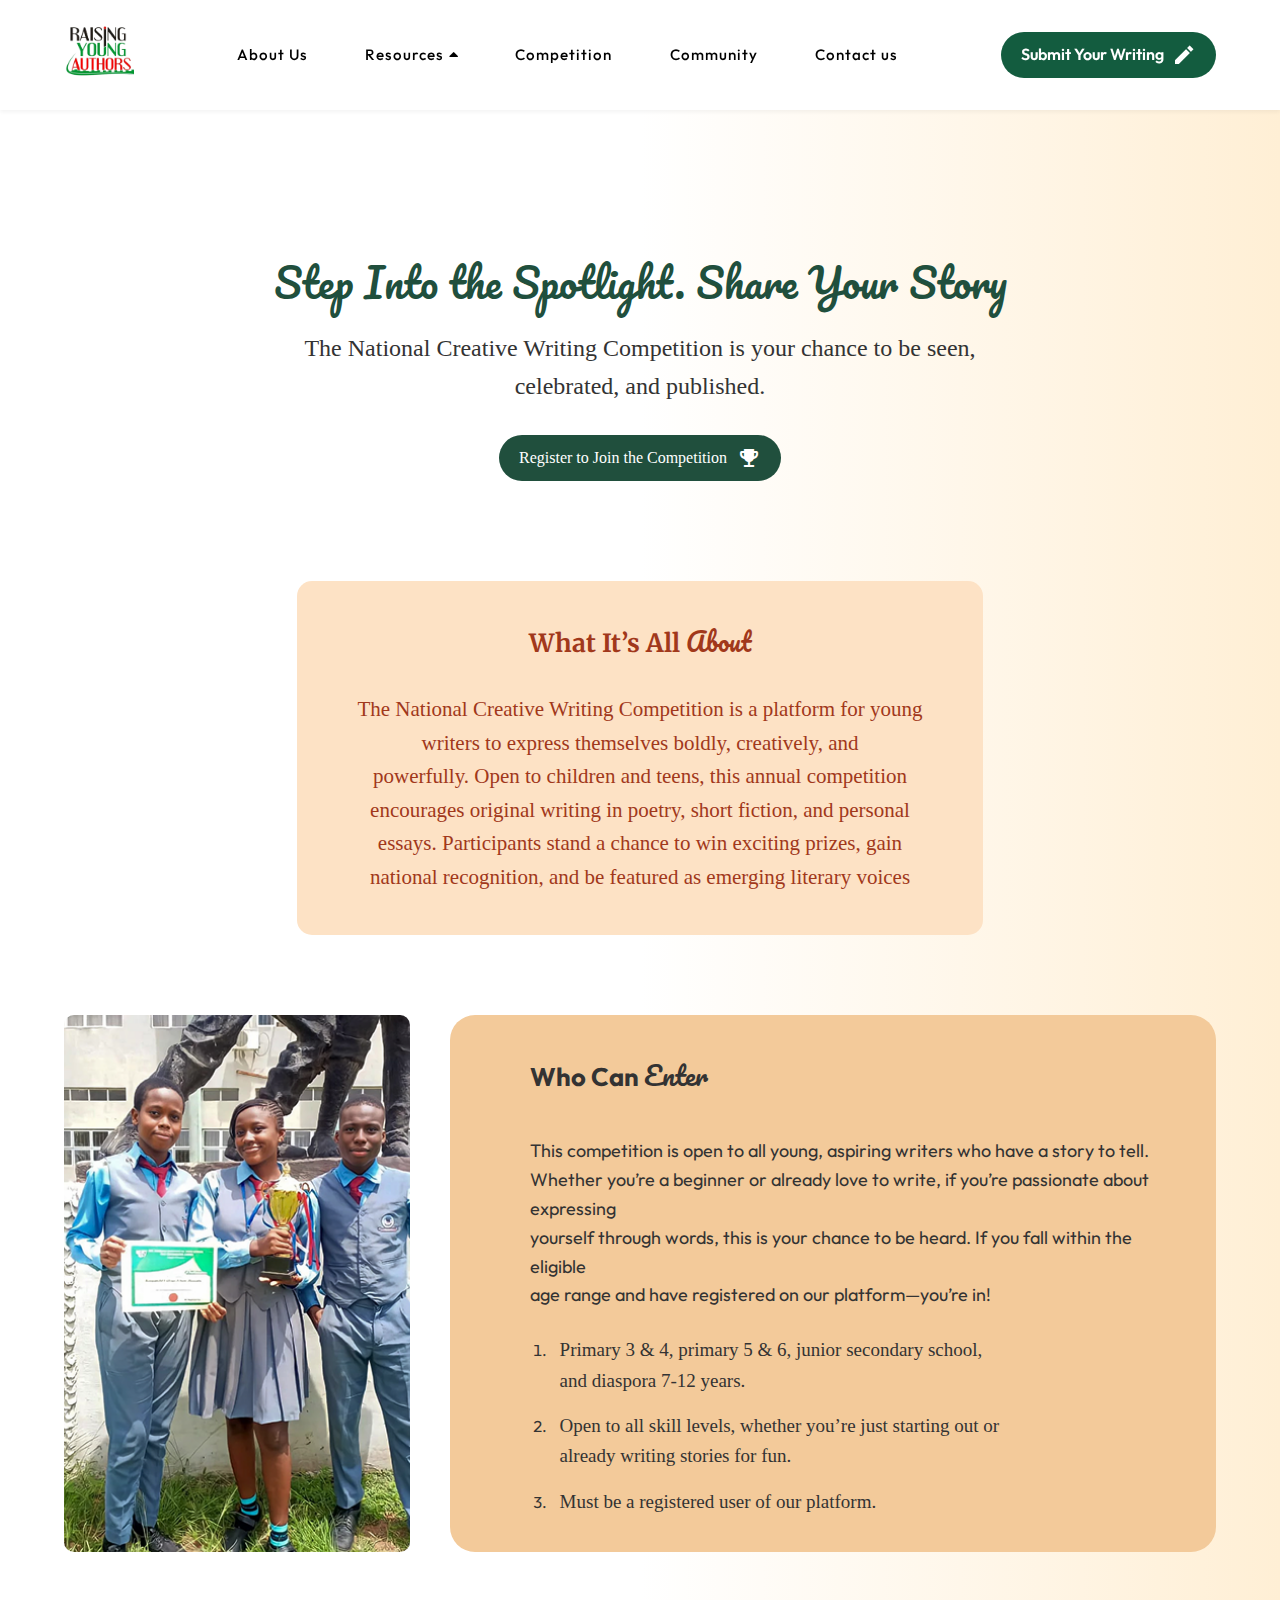
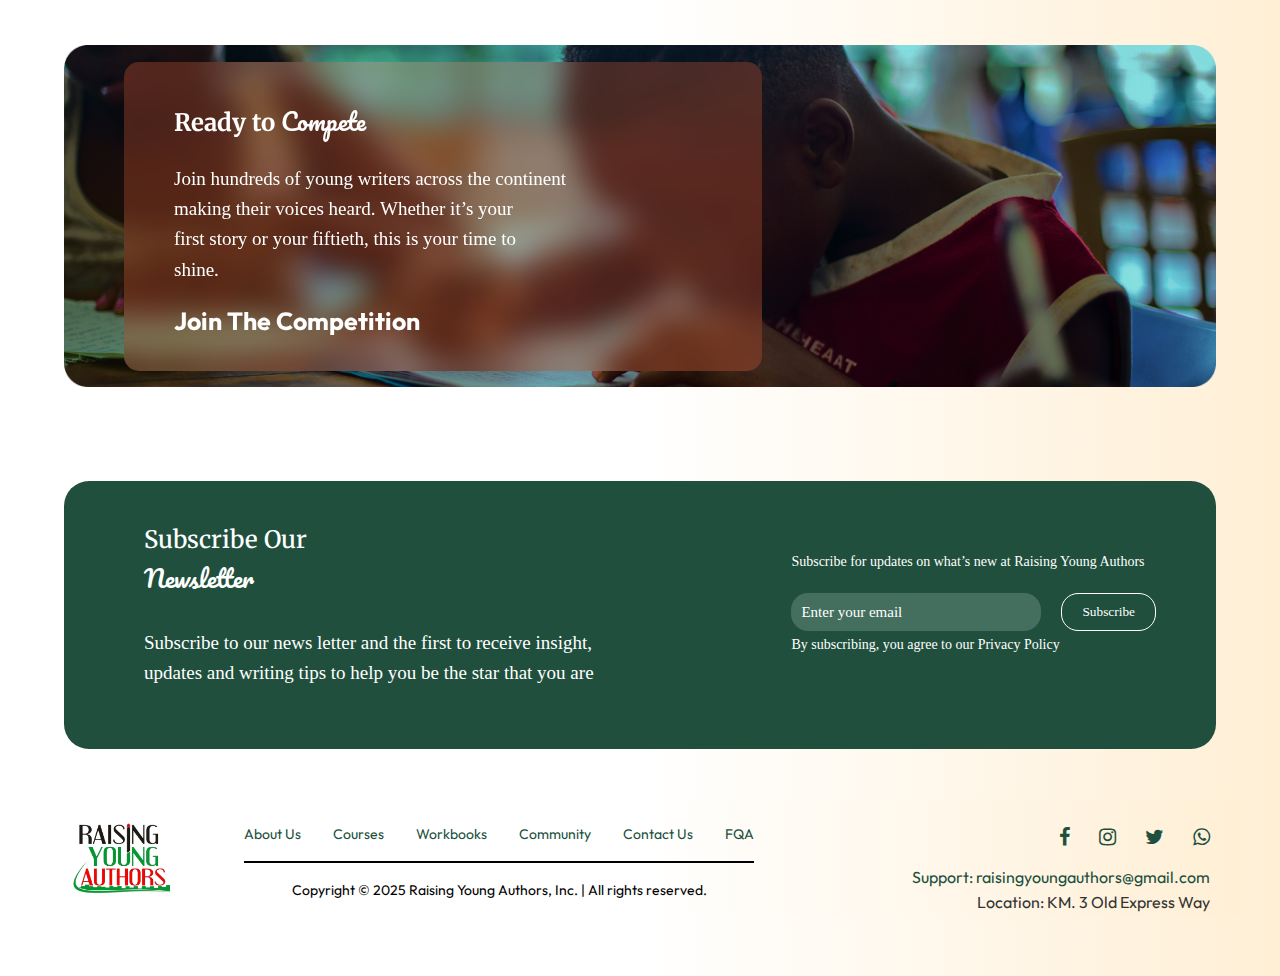
<file: compitition.html>
<!DOCTYPE html>
<html lang="en">
<head>
    <meta charset="UTF-8" />
    <meta name="viewport" content="width=device-width, initial-scale=1.0" />
    <title>Raising Young Authors</title>
    <meta name="description" content="Join the waitlist for Insanjo, a real-time sales tracking, bookkeeping, and predictive analytics tool designed to streamline sales management and decision-making.">
    <meta name="keywords" content="sales tracking, bookkeeping, predictive analysis, sales management, business analytics, Insanjo, real-time sales insights, business efficiency, inventory, stock keeping">
    <meta property="og:title" content="Writing Page, Raising Young Authors">
    <meta property="og:description" content="Be the first to access Writing Page, Raising Young Authors.">
    <meta property="og:image" content="https://insanjo.com/images/logoBox.png">
    <meta property="og:url" content="https://insanjo.com">
    <meta property="og:type" content="website">
    <meta property="og:locale" content="en_US">
    <link rel="stylesheet" href="styles.css" />
    <link rel="stylesheet" href="https://cdnjs.cloudflare.com/ajax/libs/font-awesome/6.0.0-beta3/css/all.min.css" >
    <link rel="icon" href="images/New Logo.png" type="image/png">
    <link href="https://fonts.googleapis.com/icon?family=Material+Icons+Sharp" rel="stylesheet">
    <link href='https://unpkg.com/boxicons@2.0.7/css/boxicons.min.css' rel='stylesheet'>
    <link rel="stylesheet" href="https://cdnjs.cloudflare.com/ajax/libs/font-awesome/4.3.0/css/font-awesome.css" type="text/css">
    <link rel="stylesheet" href="https://fonts.googleapis.com/css2?family=Material+Symbols+Sharp:opsz,wght,FILL,GRAD@24,400,0,0" />
    <link rel="stylesheet" href="https://fonts.googleapis.com/css2?family=Material+Symbols+Outlined:opsz,wght,FILL,GRAD@20..48,100..700,0..1,-50..200&icon_names=support_agent" />
    <!-- Google Fonts -->
    <link href="https://fonts.googleapis.com/css2?family=Merriweather&family=Outfit:wght@300;400;600&family=Pacifico&display=swap" rel="stylesheet">
    <link rel="stylesheet" href="https://unpkg.com/swiper/swiper-bundle.min.css">
    <link rel="stylesheet" href="https://unpkg.com/aos@2.3.1/dist/aos.css">
</head>
<body>
    <header>
        <div class="logo">
        <a href="index.html">
            <img src="images/New Logo.png" alt="RaisingYoungAuthorLogo">
        </a>
        </div>

        <nav>
        <div class="nav-links" id="navLinks">
            <ul class="menu">
            <li><a href="about.html">About Us</a></li>
            <li>
                <a href="javascript:void(0)" id="resourcesToggle">
                Resources <i class="fa fa-caret-down"></i>
                </a>
                <div class="dropdown" id="resourcesDropdown" style="display: none;">
                <div class="dropImage">
                    <img src="images/Library.jpg" alt="Library">
                    <span>Register and Unlock your <br> personal learning space.</span>
                </div>
                <div class="dropText">
                    <ul>
                    <li><a href="#" class="dropTop">Resources</a></li>
                    <hr style="margin-top: -6px;">
                    <li><a href="courses.html">Courses <span class="material-icons-sharp">arrow_forward</span></a></li>
                    <li><a href="workshop.html">Workbook Shop <span class="material-icons-sharp">arrow_forward</span></a></li>
                    </ul>
                </div>
                </div>
            </li>
            <li><a href="#">Competition</a></li>
            <li><a href="community.html">Community</a></li>
            <li><a href="contact.html">Contact us</a></li>
            </ul>
        </div>
        </nav>

        <!-- Submit Button -->
        <div id="mobileHeadBtnWrapper">
        <a href="writing.html" class="headBtn" id="headBtn">Submit Your Writing
            <span class="material-icons-sharp">create</span>
        </a>
        </div>

        <!-- Hamburger & Close Icons -->
        <div class="menu-toggle">
        <i class="fa fa-bars" id="openMenu" onclick="showMenu()"></i>
        <i class="fa fa-times" id="closeMenu" onclick="hideMenu()"></i>
        </div>
    </header>

    <section class="com-head-Top">
        <div class="about-container">
        <h1>Step Into the Spotlight. Share Your Story</h1>
        <p> The National Creative Writing Competition is your chance to be seen, <br> celebrated, and published.</p>
        <div class="headerBtns">
            <a href="register.html" class="headerBtn">Register to Join the Competition
            <span class="material-icons-sharp">
                emoji_events
            </span>
            </a>
        </div>
        <div class="com-about">
            <div class="com-text">
                <h1>What It’s All <span>About</span></h1>
                <p>The National Creative Writing Competition is a platform for young <br> writers to express themselves boldly, creatively, and <br> powerfully. Open to children and teens, this annual competition <br> encourages original writing in poetry, short fiction, and personal <br> essays. Participants stand a chance to win exciting prizes, gain <br> national recognition, and be featured as emerging literary voices
                </p>
            </div>
        </div>
        </div>
    </section>

    <section class="featured compitition" style="margin: 20px 0 30px 0;">
        <div class="contains">
            <div class="cards3">
                <img src="images/Rectangle 34.png" alt="students">
            </div>
            <div class="card3">
                <div class="card-content2">
                    <div class="about-cards3">
                        <h2>Who Can  <span>Enter</span></h2>
                    </div>
                </div>
                <div>
                    <div class="writer" style="margin-bottom: 25px;">
                        <p style="font-size: 18px;">This competition is open to all young, aspiring writers who have a story to tell. <br> Whether you’re a beginner or already love to write, if you’re passionate about expressing <br> yourself through words, this is your chance to be heard. If you fall within the eligible<br> age range and have registered on our platform—you’re in!</p>
                    </div>
                    <div class="writer3">
                        <ol>
                        <li>
                            <p>Primary 3 & 4, primary 5 & 6, junior secondary school, <br> and diaspora 7-12 years.</p>
                        </li>
                        <li>
                            <p>Open to all skill levels, whether you’re just starting out or <br> already writing stories for fun.</p>
                        </li>
                        <li>
                            <p>Must be a registered user of our platform.</p>
                        </li>
                        </ol>
                    </div>
                </div>
            </div>
        </div>
    </section>

    <section class="featured" id="stories">
        <div class="contains base">
            <div class="innerBase">
                <h2>Ready to <span>Compete</span></h2>
                <p>Join hundreds of young writers across the continent <br> making their voices heard. Whether it’s your <br> first story or your fiftieth, this is your time to <br> shine.</p>
                <a href="#"><span style="font-size: 24.95px; font-weight: 700; cursor: pointer;">Join The Competition</span></a>
            </div>
        </div>
    </section>

    <section class="featured" id="stories">
        <div class="contains">
        <div class="card6">
            <div class="card-content2" style="align-items: flex-start;">
            <div class="lefts">
                <p class="left-text">Subscribe Our</p>
                <p class="left-text2">Newsletter</p>
                <p class="prop" style="font-size: 19px; margin-top: 30px; margin-bottom: 20px; color: #ffffff; font-weight: 500; font-family: 'Urbanist', serif;">Subscribe to our news letter and the first to receive insight, <br> updates and writing tips to help you be the star that you are 
                </p>
            </div>
            <div class="right">
                <p class="states">Subscribe for updates on what’s new at Raising Young Authors</p>
                <form style="display: flex; gap: 10px;">
                <input type="email" id="subEmail" placeholder="Enter your email" required />
                <button type="submit">Subscribe</button>
                </form>
                <span class="states">By subscribing, you agree to our Privacy Policy</span>
            </div>
            </div>
        </div>
        </div>
    </section>

   <footer class="features" id="stories">
      <div class="footer-cont">
        <div class="football">
          <div class="logo">
          <a href="index.html">
            <img src="images/New Logo.png" alt="RaisingYoungAuthorLogo">
          </a>
        </div>
        <div class="centers">
          <div class="footer-top">
              <p>About Us</p>
              <p>Courses</p>
              <p>Workbooks</p>
              <p>Community</p>
              <p>Contact Us</p>
              <p>FQA</p>
          </div>
            <hr style="border: 1px solid #000000; width: 100%; margin: 0 auto;">
          <div class="footer-down">
              <p style="color: #000000;">Copyright © 2025 Raising Young Authors, Inc. | All rights reserved.</p>
          </div>
      </div>
      </div>
      <div class="right ops">
        <div class="icons">
          <a href="https://www.facebook.com/raisingyoungauthors/" target="_blank"><i class="fa fa-facebook"></i></a>
          <a href="https://www.instagram.com/raising.young.authors/" target="_blank"><i class="fa fa-instagram"></i></a>
          <i class="fa fa-twitter"></i>
          <i class="fa fa-whatsapp" style="margin-right: 0;"></i>
        </div>
        <p style="color: #204F3D;">Support: raisingyoungauthors@gmail.com</p>
        <p>Location: KM. 3 Old Express Way</p>
      </div>
    </div>
  </footer>
</body>



<script src="script.js"></script>

</html>
</file>
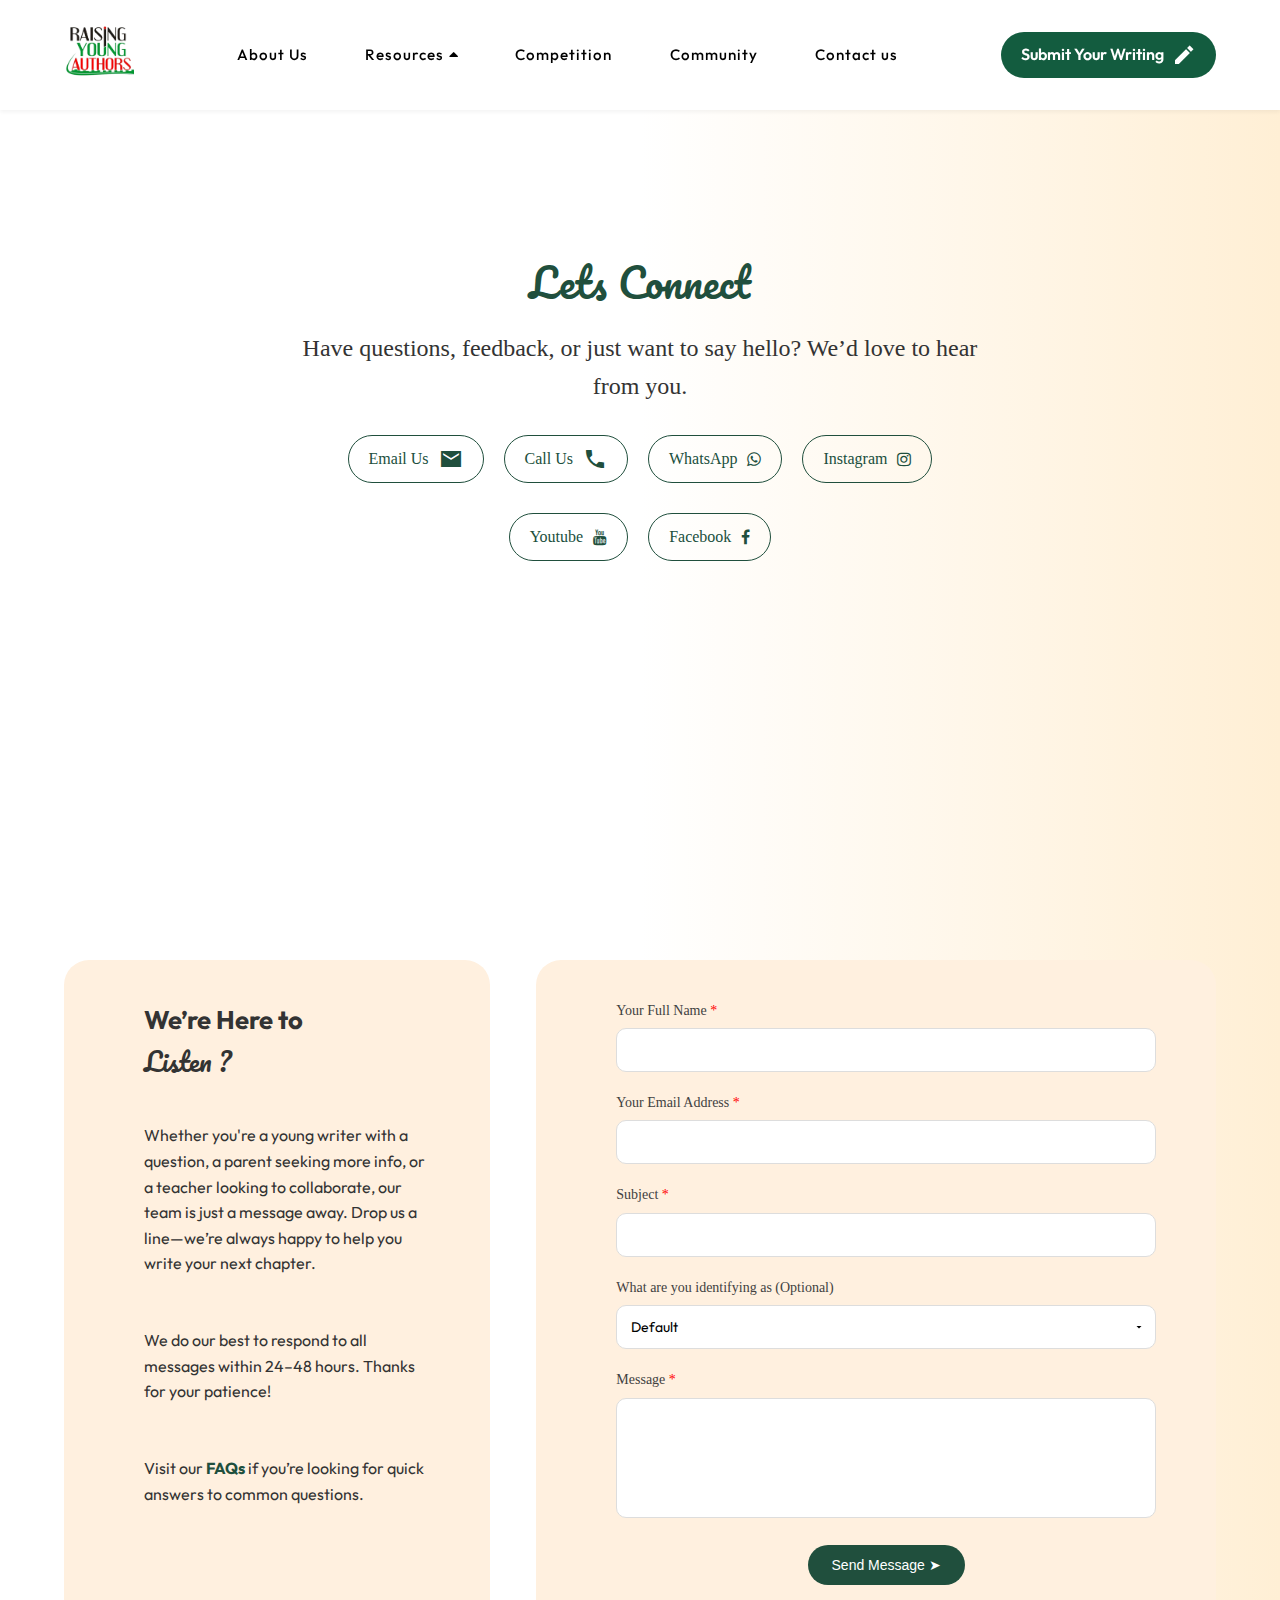
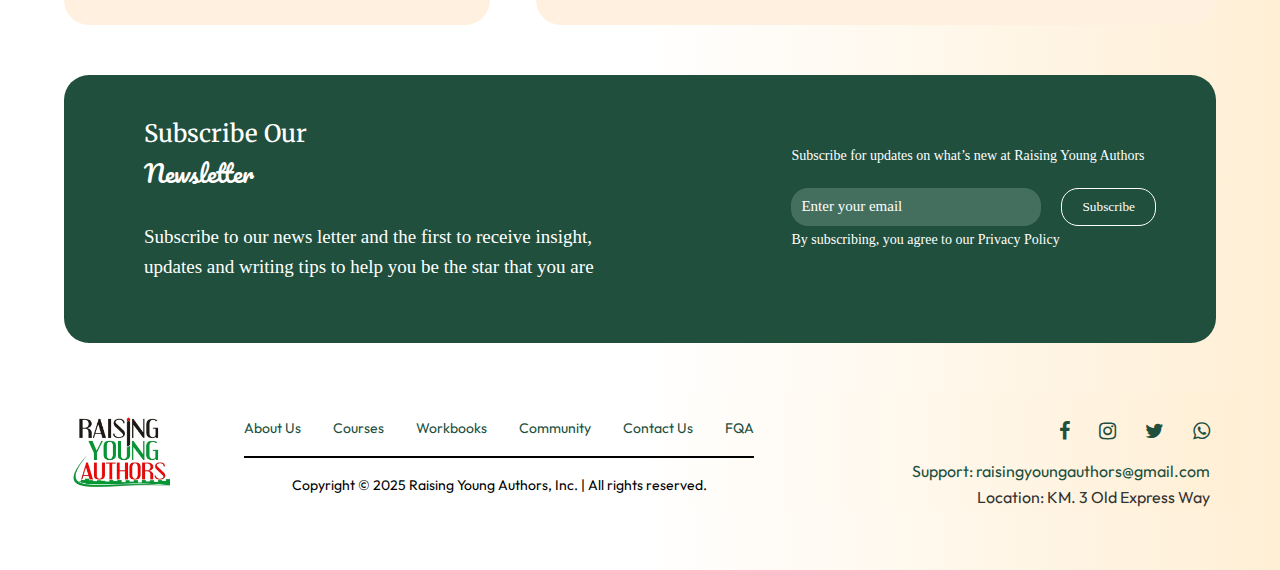
<file: contact.html>
<!DOCTYPE html>
<html lang="en">
<head>
    <meta charset="UTF-8" />
    <meta name="viewport" content="width=device-width, initial-scale=1.0" />
    <title>Raising Young Authors</title>
    <meta name="description" content="Join the waitlist for Insanjo, a real-time sales tracking, bookkeeping, and predictive analytics tool designed to streamline sales management and decision-making.">
    <meta name="keywords" content="sales tracking, bookkeeping, predictive analysis, sales management, business analytics, Insanjo, real-time sales insights, business efficiency, inventory, stock keeping">
    <meta property="og:title" content="Writing Page, Raising Young Authors">
    <meta property="og:description" content="Be the first to access Writing Page, Raising Young Authors.">
    <meta property="og:image" content="https://insanjo.com/images/logoBox.png">
    <meta property="og:url" content="https://insanjo.com">
    <meta property="og:type" content="website">
    <meta property="og:locale" content="en_US">
    <link rel="stylesheet" href="styles.css" />
    <link rel="stylesheet" href="https://cdnjs.cloudflare.com/ajax/libs/font-awesome/6.0.0-beta3/css/all.min.css" integrity="sha384-k6RqeWeci5ZR/Lv4MR0sA0FfDOM8d7xj1z5l5e5e5e5e5e5e5e5e5e5e5e5e5" crossorigin="anonymous">
    <link rel="icon" href="images/New Logo.png" type="image/png">
    <link href="https://fonts.googleapis.com/icon?family=Material+Icons+Sharp" rel="stylesheet">
    <link href='https://unpkg.com/boxicons@2.0.7/css/boxicons.min.css' rel='stylesheet'>
    <link rel="stylesheet" href="https://cdnjs.cloudflare.com/ajax/libs/font-awesome/4.3.0/css/font-awesome.css" type="text/css">
    <link rel="stylesheet" href="https://fonts.googleapis.com/css2?family=Material+Symbols+Sharp:opsz,wght,FILL,GRAD@24,400,0,0" />
    <link rel="stylesheet" href="https://fonts.googleapis.com/css2?family=Material+Symbols+Outlined:opsz,wght,FILL,GRAD@20..48,100..700,0..1,-50..200&icon_names=support_agent" />
    <!-- Google Fonts -->
    <link href="https://fonts.googleapis.com/css2?family=Merriweather&family=Outfit:wght@300;400;600&family=Pacifico&display=swap" rel="stylesheet">
    <link rel="stylesheet" href="https://unpkg.com/swiper/swiper-bundle.min.css">
    <link rel="stylesheet" href="https://unpkg.com/aos@2.3.1/dist/aos.css">
</head>
<body>
    <header>
        <div class="logo">
        <a href="index.html">
            <img src="images/New Logo.png" alt="RaisingYoungAuthorLogo">
        </a>
        </div>

        <nav>
        <div class="nav-links" id="navLinks">
            <ul class="menu">
            <li><a href="about.html">About Us</a></li>
            <li>
                <a href="javascript:void(0)" id="resourcesToggle">
                Resources <i class="fa fa-caret-down"></i>
                </a>
                <div class="dropdown" id="resourcesDropdown" style="display: none;">
                <div class="dropImage">
                    <img src="images/Library.jpg" alt="Library">
                    <span>Register and Unlock your <br> personal learning space.</span>
                </div>
                <div class="dropText">
                    <ul>
                    <li><a href="#" class="dropTop">Resources</a></li>
                    <hr style="margin-top: -6px;">
                    <li><a href="courses.html">Courses <span class="material-icons-sharp">arrow_forward</span></a></li>
                    <li><a href="workshop.html">Workbook Shop <span class="material-icons-sharp">arrow_forward</span></a></li>
                    </ul>
                </div>
                </div>
            </li>
            <li><a href="compitition.html">Competition</a></li>
            <li><a href="community.html">Community</a></li>
            <li><a href="#">Contact us</a></li>
            </ul>
        </div>
        </nav>

        <!-- Submit Button -->
        <div id="mobileHeadBtnWrapper">
        <a href="writing.html" class="headBtn" id="headBtn">Submit Your Writing
            <span class="material-icons-sharp">create</span>
        </a>
        </div>

        <!-- Hamburger & Close Icons -->
        <div class="menu-toggle">
        <i class="fa fa-bars" id="openMenu" onclick="showMenu()"></i>
        <i class="fa fa-times" id="closeMenu" onclick="hideMenu()"></i>
        </div>
    </header>

    <section class="com-head-Top contact-head-Top">
        <div class="about-container">
            <h1>Lets Connect</h1>
            <p>Have questions, feedback, or just want to say hello? We’d love to hear <br> from you.</p>
            <div class="headerBtns contacts">
                <a href="#" class="headerBtn2 ROSE">Email Us
                    <span class="material-icons-sharp">
                        email
                    </span>
                </a>
                <a href="#" class="headerBtn2 ROSE">Call Us
                    <span class="material-icons-sharp">
                        call
                    </span>
                </a>
                <a href="#" class="headerBtn2 ROSE">WhatsApp
                    <i class="fa fa-whatsapp"></i>
                </a>
                <a href="#" class="headerBtn2 ROSE">Instagram
                    <i class="fa fa-instagram"></i>
                </a>
            </div>
            <div class="headerBtns contacts2">
                <a href="#" class="headerBtn2 ROSE">Youtube
                    <i class="fa fa-youtube"></i>
                </a>
                <a href="#" class="headerBtn2 ROSE">Facebook
                    <i class="fa fa-facebook"></i>
                </a>
            </div>
        </div>
    </section>

    <section class="featured" style="margin: 20px 0 30px 0;">
        <div class="contains">
            <div class="cards33 cardo cardo2">
                <div class="card-content2">
                    <div class="about-cards3">
                        <h2>We’re Here to <br> <span>Listen ?</span></h2>
                    </div>
                </div>
                <div>
                    <p>Whether you're a young writer with a question, a parent seeking more info, or a teacher looking to collaborate, our team is just a message away. Drop us a line—we’re always happy to help you write your next chapter.
                    </p>
                </div>
                <br><br>
                <div>
                    <p>
                        We do our best to respond to all messages within 24–48 hours. Thanks for your patience!
                    </p>
                </div>
                <br><br>
                <div>
                    <p>
                        Visit our <span style="color: #204F3D; font-weight: bold;"><a href="#">FAQs</a></span> if you’re looking for quick answers to common questions.
                    </p>
                </div>
            </div>
            <div class="card33 cardo">
                <div class="card-content2">
                    <div class="about-cards3" style="width: 100%;">
                        <!-- <form action="">
                            <div class="bio">
                                <h5>Your Full Name <span>*</span></h5>
                                <input type="text" required>
                            </div>
                            <div class="bio">
                                <h5>Your Email Address <span>*</span></h5>
                                <input type="email" required>
                            </div>
                            <div class="bio">
                                <h5>Subject <span>*</span></h5>
                                <input type="text" required>
                            </div>
                            <div class="bio">
                                <h5>What are you identifying as (Optional) <span>*</span></h5>
                                <select id="itemDropdown" class="selector">
                                    <option value="1" data-price="10.00">default</option>
                                    <option value="1" data-price="10.00">Parent</option>
                                    <option value="2" data-price="20.00">Teacher</option>
                                    <option value="3" data-price="30.00">Student</option>
                                </select>
                            </div>
                            <div class="bio">
                                <h5>Message <span>*</span></h5>
                                <textarea name="" id="" required></textarea>
                            </div>
                            <button type="submit" class="submit-btn">Send Message ➤</button>
                        </form> -->
                        <form id="contact-form" method="POST">
                            <div class="bio">
                                <h5>Your Full Name <span>*</span></h5>
                                <input type="text" name="name" required>
                            </div>
                            <div class="bio">
                                <h5>Your Email Address <span>*</span></h5>
                                <input type="email" name="email" required>
                            </div>
                            <div class="bio">
                                <h5>Subject <span>*</span></h5>
                                <input type="text" name="subject" required>
                            </div>
                            <div class="bio">
                                <h5>What are you identifying as (Optional)</h5>
                                <select name="identity" id="itemDropdown" class="selector">
                                    <option value="default">Default</option>
                                    <option value="Parent">Parent</option>
                                    <option value="Teacher">Teacher</option>
                                    <option value="Student">Student</option>
                                </select>
                            </div>
                            <div class="bio">
                                <h5>Message <span>*</span></h5>
                                <textarea name="message" required></textarea>
                            </div>
                            <button type="submit" class="submit-btn">Send Message ➤</button>
                        </form>
                    </div>
                </div>
            </div>
        </div>
    </section>

    <section class="featured" id="stories">
        <div class="contains">
        <div class="card6">
            <div class="card-content2" style="align-items: flex-start;">
            <div class="lefts">
                <p class="left-text">Subscribe Our</p>
                <p class="left-text2">Newsletter</p>
                <p class="prop" style="font-size: 19px; margin-top: 30px; margin-bottom: 20px; color: #ffffff; font-weight: 500; font-family: 'Urbanist', serif;">Subscribe to our news letter and the first to receive insight, <br> updates and writing tips to help you be the star that you are 
                </p>
            </div>
            <div class="right">
                <p class="states">Subscribe for updates on what’s new at Raising Young Authors</p>
                <form style="display: flex; gap: 10px;">
                <input type="email" id="subEmail" placeholder="Enter your email" required />
                <button type="submit">Subscribe</button>
                </form>
                <span class="states">By subscribing, you agree to our Privacy Policy</span>
            </div>
            </div>
        </div>
        </div>
    </section>

    <footer class="features" id="stories">
        <div class="footer-cont">
            <div class="football">
            <div class="logo">
            <a href="index.html">
                <img src="images/New Logo.png" alt="RaisingYoungAuthorLogo">
            </a>
            </div>
            <div class="centers">
            <div class="footer-top">
                <p>About Us</p>
                <p>Courses</p>
                <p>Workbooks</p>
                <p>Community</p>
                <p>Contact Us</p>
                <p>FQA</p>
            </div>
                <hr style="border: 1px solid #000000; width: 100%; margin: 0 auto;">
            <div class="footer-down">
                <p style="color: #000000;">Copyright © 2025 Raising Young Authors, Inc. | All rights reserved.</p>
            </div>
        </div>
        </div>
        <div class="right ops">
            <div class="icons">
            <a href="https://www.facebook.com/raisingyoungauthors/" target="_blank"><i class="fa fa-facebook"></i></a>
            <a href="https://www.instagram.com/raising.young.authors/" target="_blank"><i class="fa fa-instagram"></i></a>
            <i class="fa fa-twitter"></i>
            <i class="fa fa-whatsapp" style="margin-right: 0;"></i>
            </div>
            <p style="color: #204F3D;">Support: raisingyoungauthors@gmail.com</p>
            <p>Location: KM. 3 Old Express Way</p>
        </div>
        </div>
    </footer>
</body>



<script src="script.js"></script>
</html>
</file>
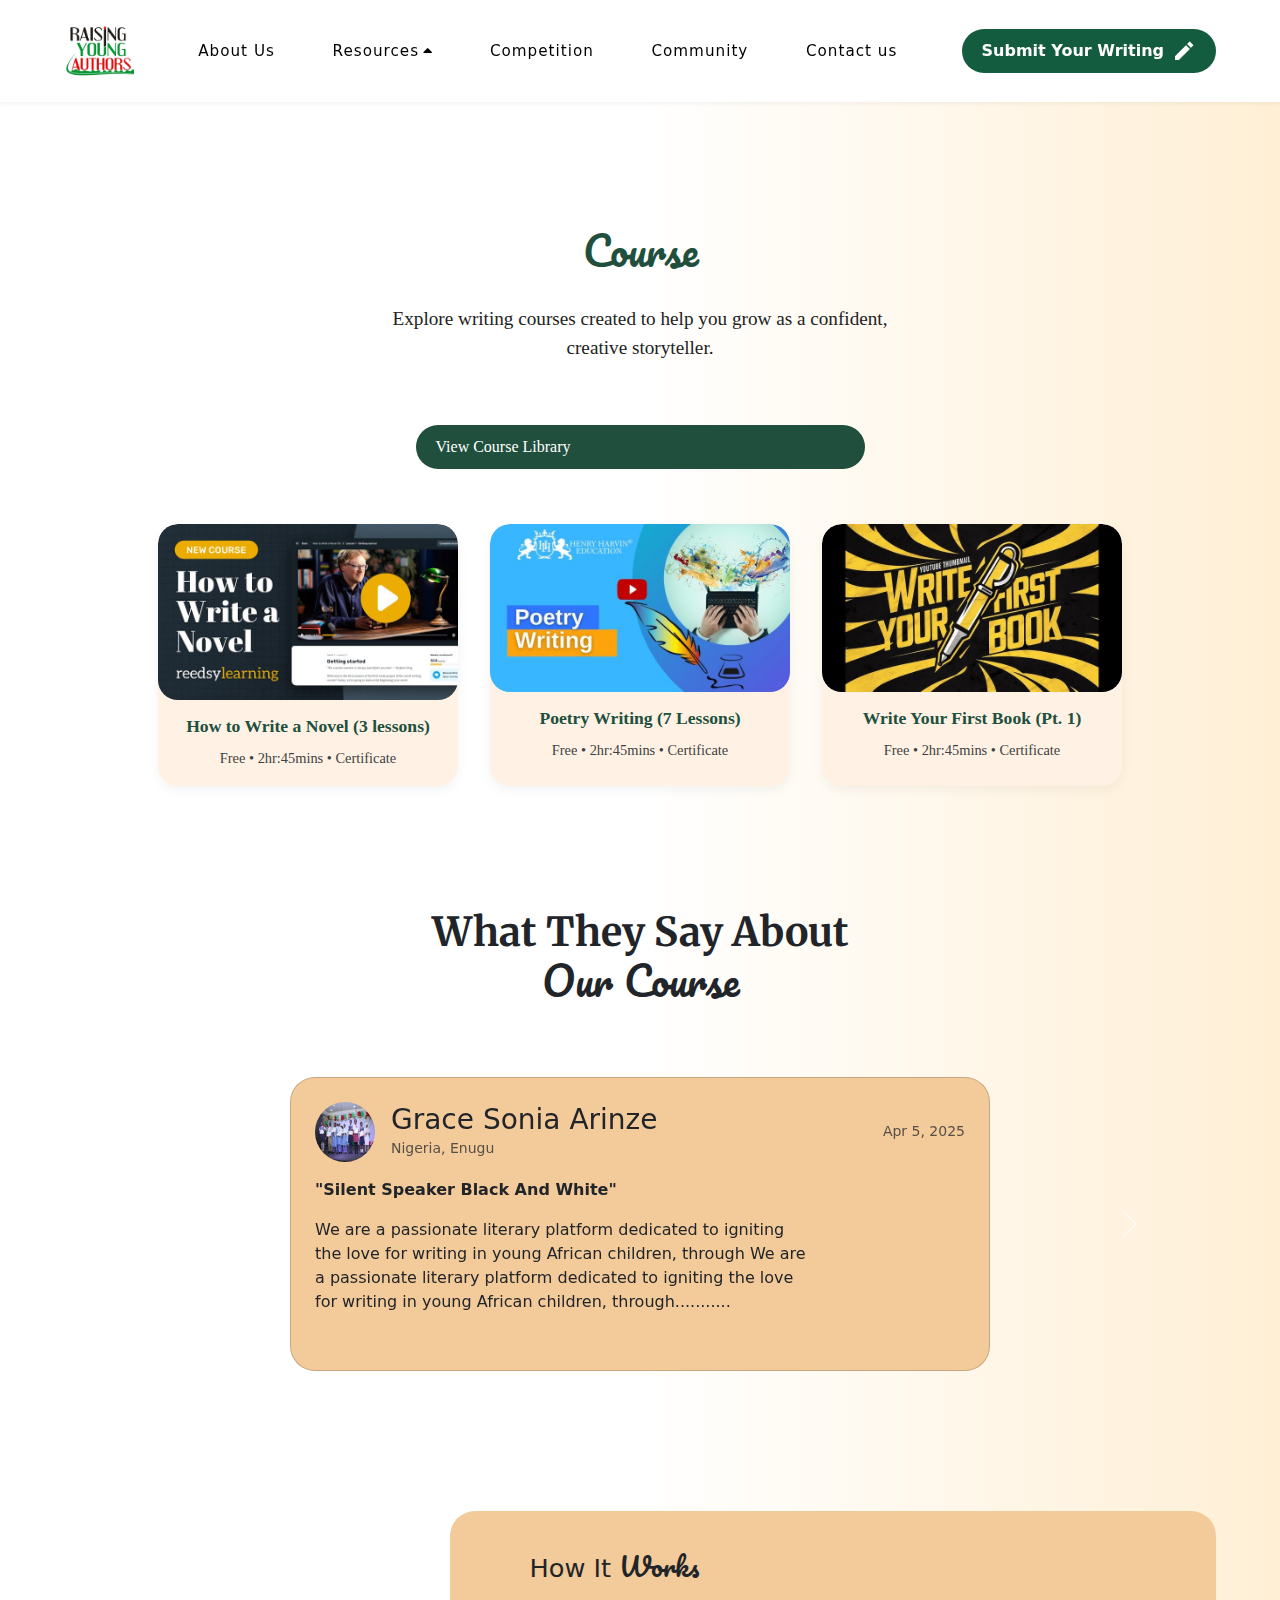
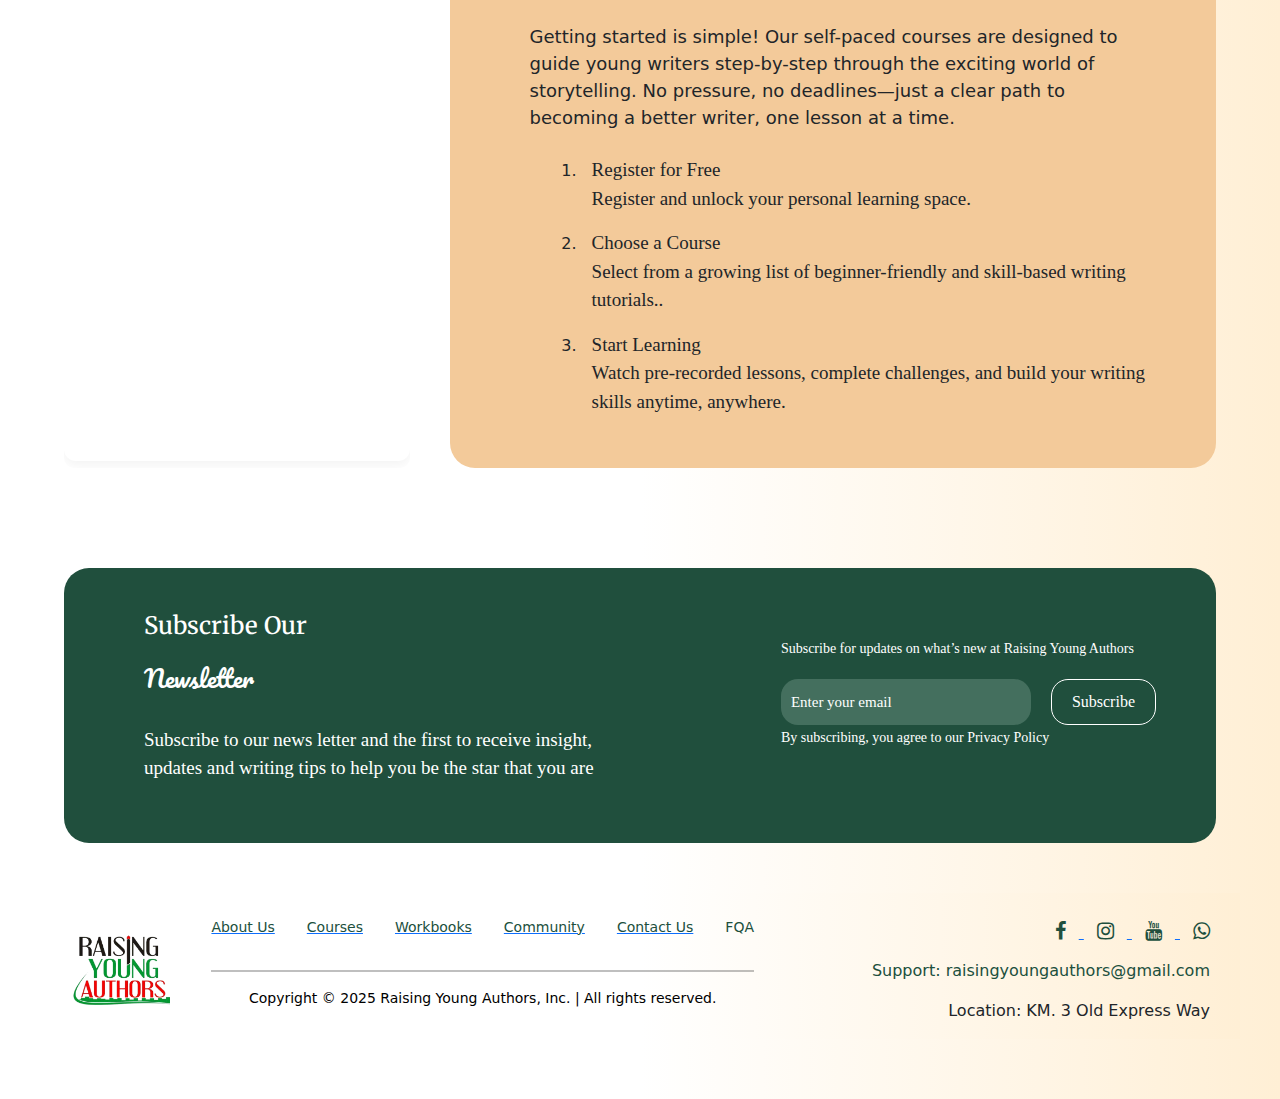
<file: courses.html>
<!DOCTYPE html>
<html lang="en">
<head>
    <meta charset="UTF-8" />
    <meta name="viewport" content="width=device-width, initial-scale=1.0" />
    <title>Raising Young Authors</title>
    <meta name="description" content="Join the waitlist for Insanjo, a real-time sales tracking, bookkeeping, and predictive analytics tool designed to streamline sales management and decision-making.">
    <meta name="keywords" content="sales tracking, bookkeeping, predictive analysis, sales management, business analytics, Insanjo, real-time sales insights, business efficiency, inventory, stock keeping">
    <meta property="og:title" content="Writing Page, Raising Young Authors">
    <meta property="og:description" content="Be the first to access Writing Page, Raising Young Authors.">
    <meta property="og:image" content="https://insanjo.com/images/logoBox.png">
    <meta property="og:url" content="https://insanjo.com">
    <meta property="og:type" content="website">
    <meta property="og:locale" content="en_US">
    <link rel="stylesheet" href="styles.css" />
    <link rel="stylesheet" href="https://cdnjs.cloudflare.com/ajax/libs/font-awesome/6.0.0-beta3/css/all.min.css" >
    <link rel="icon" href="images/New Logo.png" type="image/png">
    <link href="https://fonts.googleapis.com/icon?family=Material+Icons+Sharp" rel="stylesheet">
    <link href='https://unpkg.com/boxicons@2.0.7/css/boxicons.min.css' rel='stylesheet'>
    <link rel="stylesheet" href="https://cdnjs.cloudflare.com/ajax/libs/font-awesome/4.3.0/css/font-awesome.css" type="text/css">
    <!-- <link rel="stylesheet" href="https://use.fontawesome.com/releases/v5.0.8/css/all.css"> -->
    <link rel="stylesheet" href="https://fonts.googleapis.com/css2?family=Material+Symbols+Sharp:opsz,wght,FILL,GRAD@24,400,0,0" />
    <link rel="stylesheet" href="https://fonts.googleapis.com/css2?family=Material+Symbols+Outlined:opsz,wght,FILL,GRAD@20..48,100..700,0..1,-50..200&icon_names=support_agent" />
    <!-- Google Fonts -->
    <link href="https://fonts.googleapis.com/css2?family=Merriweather&family=Outfit:wght@300;400;600&family=Pacifico&display=swap" rel="stylesheet">
    <link rel="stylesheet" href="https://unpkg.com/swiper/swiper-bundle.min.css">
    <link rel="stylesheet" href="https://unpkg.com/aos@2.3.1/dist/aos.css">
<link href="https://cdn.jsdelivr.net/npm/bootstrap@5.3.3/dist/css/bootstrap.min.css" rel="stylesheet" />

</head>
<body>
    <header>
      <div class="logo">
        <a href="index.html">
          <img src="images/New Logo.png" alt="RaisingYoungAuthorLogo">
        </a>
      </div>

      <nav>
        <div class="nav-links" id="navLinks">
          <ul class="menu">
            <li><a href="about.html">About Us</a></li>
            <li>
              <a href="javascript:void(0)" id="resourcesToggle">
                Resources <i class="fa fa-caret-down"></i>
              </a>
              <div class="dropdown" id="resourcesDropdown" style="display: none;">
                <div class="dropImage">
                  <img src="images/Library.jpg" alt="Library">
                  <span>Register and Unlock your <br> personal learning space.</span>
                </div>
                <div class="dropText">
                  <ul>
                    <li><a href="#" class="dropTop">Resources</a></li>
                    <hr style="margin-top: -6px;">
                    <li><a href="#">Courses <span class="material-icons-sharp">arrow_forward</span></a></li>
                    <li><a href="workshop.html">Workbook Shop <span class="material-icons-sharp">arrow_forward</span></a></li>
                  </ul>
                </div>
              </div>
            </li>
            <li><a href="compitition.html">Competition</a></li>
            <li><a href="community.html">Community</a></li>
            <li><a href="contact.html">Contact us</a></li>
          </ul>
        </div>
      </nav>

      <!-- Submit Button -->
      <div id="mobileHeadBtnWrapper">
        <a href="writing.html" class="headBtn" id="headBtn">Submit Your Writing
          <span class="material-icons-sharp">create</span>
        </a>
      </div>

      <!-- Hamburger & Close Icons -->
      <div class="menu-toggle">
        <i class="fa fa-bars" id="openMenu" onclick="showMenu()"></i>
        <i class="fa fa-times" id="closeMenu" onclick="hideMenu()"></i>
      </div>
    </header>

  <section class="course-head-Top">
    <div class="about-container">
      <h1>Course</h1>
      <p>Explore writing courses created to help you grow as a confident, <br> creative storyteller.</p>
      <div class="headerBtns">
        <a href="full-library.html" class="headerBtn">View Course Library
          <span class="material-icons-sharp">
            play_lesson
          </span>
        </a>
      </div>
      <div class="course-Court">
        <div class="course-pic">
          <div class="course-picture">
            <img src="images/course 1.jpg" alt="authors">
          </div>
          <div class="course-pic-text">
            <h2>How to Write a Novel (3 lessons)</h2>
            <span>Free • 2hr:45mins • Certificate</span>
          </div>
        </div>
        <div class="course-pic">
          <div class="course-picture">
            <img src="images/course 2.jpg" alt="authors">
          </div>
          <div class="course-pic-text">
            <h2>Poetry Writing (7 Lessons)</h2>
            <span>Free • 2hr:45mins • Certificate</span>
          </div>
        </div>
        <div class="course-pic">
          <div class="course-picture">
            <img src="images/course 3.jpg" alt="authors">
          </div>
          <div class="course-pic-text">
            <h2>Write Your First Book (Pt. 1)</h2>
            <span>Free • 2hr:45mins • Certificate</span>
          </div>
        </div>
      </div>
    </div>
  </section>


  <section class="testimonial-section text-center my-5 featured">
    <div class="about-contains grace" style="margin-bottom: 55px;">
      <div class="about-cards">
        <h1>What They Say About <br><span>Our Course</span></h1>
      </div>  
    </div>

    <div id="testimonialCarousel" class="carousel slide" data-bs-ride="carousel">
      <div class="carousel-inner">

        <!-- Slide 1 -->
        <div class="carousel-item active">
          <div class="card p-4 mx-auto" style="max-width: 700px;">
            <div class="d-flex align-items-center mb-3">
              <img src="images/C1.jpg" class="rounded-circle me-3" width="60" height="60" />
              <div class="text-start">
                <h3 class="mb-0">Grace Sonia Arinze</h3>
                <small class="text-muted">Nigeria, Enugu</small>
              </div>
              <small class="ms-auto text-muted">Apr 5, 2025</small>
            </div>
            <blockquote class="text-start">
              <p><strong>"Silent Speaker Black And White"</strong></p>
              <p>We are a passionate literary platform dedicated to igniting <br> the love for writing in young African children, through We are <br> a passionate literary platform dedicated to igniting the love <br> for writing in young African children, through...........</p>
            </blockquote>
          </div>
        </div>

        <!-- Slide 2 -->
        <div class="carousel-item">
          <div class="card p-4 mx-auto" style="max-width: 700px;">
            <div class="d-flex align-items-center mb-3">
              <img src="images/C2.jpg" class="rounded-circle me-3" width="60" height="60" />
              <div class="text-start">
                <h3 class="mb-0">Sonia Arinze</h3>
                <small class="text-muted">Nigeria, Enugu</small>
              </div>
              <small class="ms-auto text-muted">Apr 5, 2025</small>
            </div>
            <blockquote class="text-start">
              <p><strong>"Silent Speaker Black And White"</strong></p>
              <p>We are a passionate literary platform dedicated to igniting <br> the love for writing in young African children, through We are <br> a passionate literary platform dedicated to igniting the love <br> for writing in young African children, through...........</p>
            </blockquote>
          </div>
        </div>

        <!-- Slide 3 -->
        <div class="carousel-item">
          <div class="card p-4 mx-auto" style="max-width: 700px;">
            <div class="d-flex align-items-center mb-3">
              <img src="images/C2.jpg" class="rounded-circle me-3" width="60" height="60" />
              <div class="text-start">
                <h3 class="mb-0">Paul Arinze</h3>
                <small class="text-muted">Nigeria, Enugu</small>
              </div>
              <small class="ms-auto text-muted">Apr 5, 2025</small>
            </div>
            <blockquote class="text-start">
              <p><strong>"Silent Speaker Black And White"</strong></p>
              <p>We are a passionate literary platform dedicated to igniting <br> the love for writing in young African children, through We are <br> a passionate literary platform dedicated to igniting the love <br> for writing in young African children, through...........</p>
            </blockquote>
          </div>
        </div>

      </div>

      <!-- Optional controls -->
      <button class="carousel-control-prev" type="button" data-bs-target="#testimonialCarousel" data-bs-slide="prev">
        <span class="carousel-control-prev-icon"></span>
      </button>
      <button class="carousel-control-next" type="button" data-bs-target="#testimonialCarousel" data-bs-slide="next">
        <span class="carousel-control-next-icon"></span>
      </button>
    </div>
  </section>


  <section class="featured courses" style="margin: 120px 0 80px 0;">
    <div class="contains">
      <div class="cards3">
        <iframe width="500" height="550" src="https://www.youtube.com/embed/wbLWtLMcpmU?si=SpGN_lpEJ4h0Pce0" title="YouTube video player" frameborder="0" allow="accelerometer; autoplay; clipboard-write; encrypted-media; gyroscope; picture-in-picture; web-share" referrerpolicy="strict-origin-when-cross-origin" allowfullscreen></iframe>
      </div>
      <div class="card3">
        <div class="card-content2">
          <div class="about-cards3">
            <h2>How It <span>Works</span></h2>
          </div>
        </div>
        <div>
          <div class="writer" style="margin-bottom: 25px;">
            <p style="font-size: 18px;">Getting started is simple! Our self-paced courses are designed to guide young writers step-by-step through the exciting world of storytelling. No pressure, no deadlines—just a clear path to becoming a better writer, one lesson at a time.</p>
          </div>
          <div class="writer3">
            <ol>
              <li>
                <p>Register for Free <br> Register and unlock your personal learning space.</p>
              </li>
              <li>
                <p>Choose a Course <br> Select from a growing list of beginner-friendly and skill-based writing tutorials..</p>
              </li>
              <li>
                <p>Start Learning <br> Watch pre-recorded lessons, complete challenges, and build your writing skills anytime, anywhere.</p>
              </li>
            </ol>
          </div>
        </div>
      </div>
    </div>
  </section>


  <section class="featured" id="stories">
    <div class="contains">
      <div class="card6">
        <div class="card-content2" style="align-items: flex-start;">
          <div class="lefts">
            <p class="left-text">Subscribe Our</p>
            <p class="left-text2">Newsletter</p>
            <p class="prop" style="font-size: 19px; margin-top: 30px; margin-bottom: 20px; color: #ffffff; font-weight: 500; font-family: 'Urbanist', serif;">Subscribe to our news letter and the first to receive insight, <br> updates and writing tips to help you be the star that you are 
            </p>
          </div>
          <div class="right">
            <p class="states">Subscribe for updates on what’s new at Raising Young Authors</p>
            <form style="display: flex; gap: 10px;">
              <input type="email" id="subEmail" placeholder="Enter your email" required />
              <button type="submit">Subscribe</button>
            </form>
            <span class="states">By subscribing, you agree to our Privacy Policy</span>
          </div>
        </div>
      </div>
    </div>
  </section>

  <footer class="features" id="stories">
      <div class="footer-cont">
        <div class="football">
          <div class="logo">
          <a href="index.html">
            <img src="images/New Logo.png" alt="RaisingYoungAuthorLogo">
          </a>
        </div>
        <div class="centers">
          <div class="footer-top">
              <a href="about.html"><p>About Us</p></a>
              <a href="courses.html"><p>Courses</p></a>
              <a href="workshop.html"><p>Workbooks</p></a>
              <a href="community.html"><p>Community</p></a>
              <a href="contact.html"><p>Contact Us</p></a>
              <p>FQA</p>
          </div>
            <hr style="border: 1px solid #000000; width: 100%; margin: 0 auto;">
          <div class="footer-down">
              <p style="color: #000000;">Copyright © 2025 Raising Young Authors, Inc. | All rights reserved.</p>
          </div>
        </div>
        </div>
        <div class="right ops">
          <div class="icons">
                <a href="https://www.facebook.com/raisingyoungauthors/" target="_blank">
                    <i class="fa fa-facebook"></i>
                </a>
                <a href="https://www.instagram.com/raising.young.authors/" target="_blank">
                    <i class="fa fa-instagram"></i>
                </a>
                <a href="https://www.youtube.com/@raisingyoungauthors2238" target="_blank">
                    <i class="fa fa-youtube"></i>
                </a>
                <a href="https://wa.me/2348037078076?text=Hello%20Raising%20Young%20Authors,%20I%20am%20interested%20in%20your%20services." target="_blank">
                    <i class="fa fa-whatsapp" style="margin-right: 0;"></i>
                </a>
            </div>
          <p style="color: #204F3D;">Support: raisingyoungauthors@gmail.com</p>
          <p>Location: KM. 3 Old Express Way</p>
        </div>
      </div>
    </footer>

<script src="https://cdn.jsdelivr.net/npm/bootstrap@5.3.3/dist/js/bootstrap.bundle.min.js"></script>

</body>



<script src="script.js"></script>

</html>
</file>
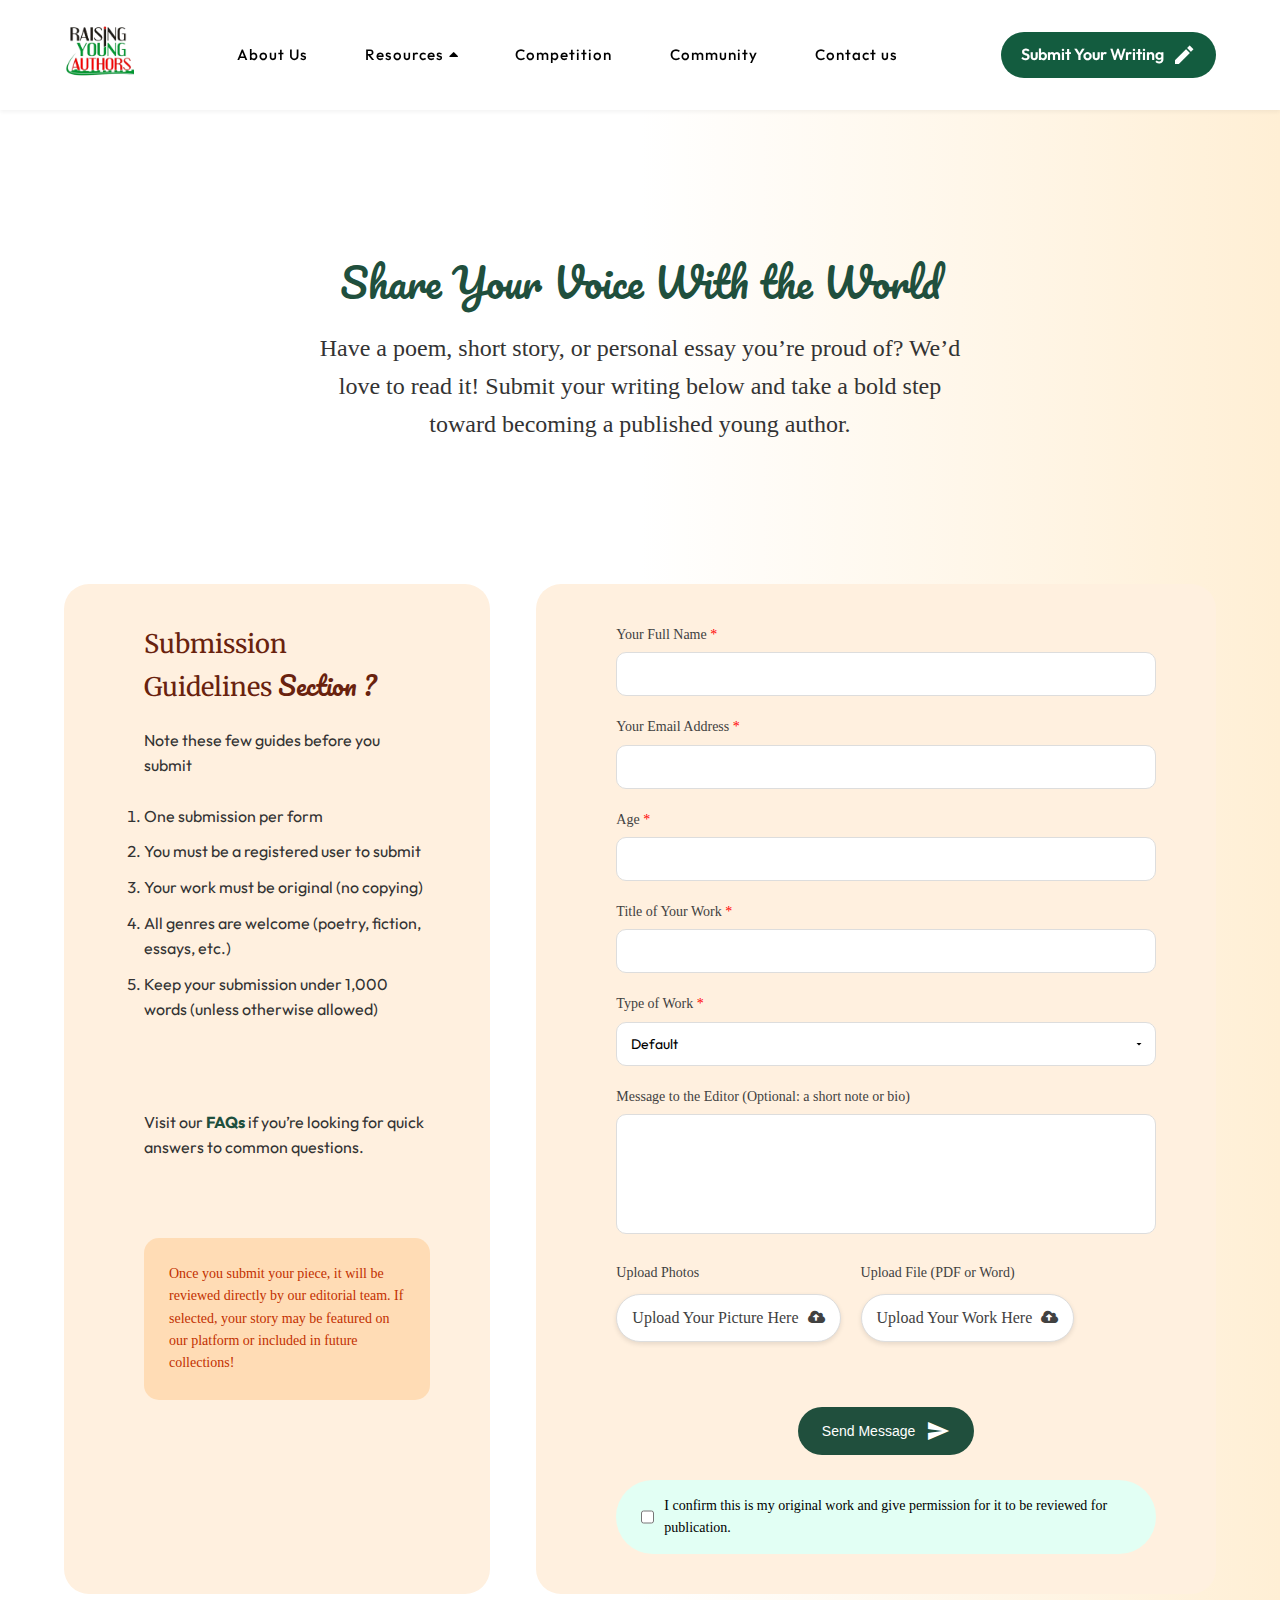
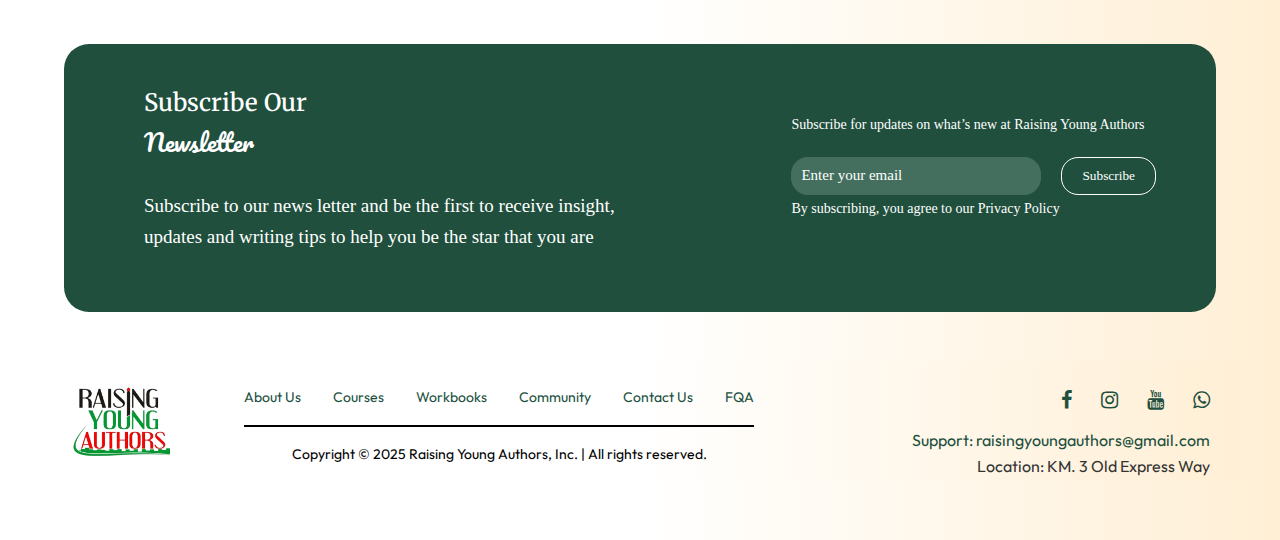
<file: writing.html>
<!DOCTYPE html>
<html lang="en">
<head>
    <meta charset="UTF-8" />
    <meta name="viewport" content="width=device-width, initial-scale=1.0" />
    <title>Raising Young Authors</title>
    <meta name="description" content="Join the waitlist for Insanjo, a real-time sales tracking, bookkeeping, and predictive analytics tool designed to streamline sales management and decision-making.">
    <meta name="keywords" content="sales tracking, bookkeeping, predictive analysis, sales management, business analytics, Insanjo, real-time sales insights, business efficiency, inventory, stock keeping">
    <meta property="og:title" content="Writing Page, Raising Young Authors">
    <meta property="og:description" content="Be the first to access Writing Page, Raising Young Authors.">
    <meta property="og:image" content="https://insanjo.com/images/logoBox.png">
    <meta property="og:url" content="https://insanjo.com">
    <meta property="og:type" content="website">
    <meta property="og:locale" content="en_US">
    <link rel="stylesheet" href="styles.css" />
    <link rel="stylesheet" href="https://cdnjs.cloudflare.com/ajax/libs/font-awesome/6.0.0-beta3/css/all.min.css" >
    <link rel="icon" href="images/New Logo.png" type="image/png">
    <link href="https://fonts.googleapis.com/icon?family=Material+Icons+Sharp" rel="stylesheet">
    <link href='https://unpkg.com/boxicons@2.0.7/css/boxicons.min.css' rel='stylesheet'>
    <link rel="stylesheet" href="https://cdnjs.cloudflare.com/ajax/libs/font-awesome/4.3.0/css/font-awesome.css" type="text/css">
    <link rel="stylesheet" href="https://fonts.googleapis.com/css2?family=Material+Symbols+Sharp:opsz,wght,FILL,GRAD@24,400,0,0" />
    <link rel="stylesheet" href="https://fonts.googleapis.com/css2?family=Material+Symbols+Outlined:opsz,wght,FILL,GRAD@20..48,100..700,0..1,-50..200&icon_names=support_agent" />
    <!-- Google Fonts -->
    <link href="https://fonts.googleapis.com/css2?family=Merriweather&family=Outfit:wght@300;400;600&family=Pacifico&display=swap" rel="stylesheet">
    <link rel="stylesheet" href="https://unpkg.com/swiper/swiper-bundle.min.css">
    <link rel="stylesheet" href="https://unpkg.com/aos@2.3.1/dist/aos.css">
</head>
<body>
    <header>
        <div class="logo">
        <a href="index.html">
            <img src="images/New Logo.png" alt="RaisingYoungAuthorLogo">
        </a>
        </div>

        <nav>
        <div class="nav-links" id="navLinks">
            <ul class="menu">
            <li><a href="about.html">About Us</a></li>
            <li>
                <a href="javascript:void(0)" id="resourcesToggle">
                Resources <i class="fa fa-caret-down"></i>
                </a>
                <div class="dropdown" id="resourcesDropdown" style="display: none;">
                <div class="dropImage">
                    <img src="images/Library.jpg" alt="Library">
                    <span>Register and Unlock your <br> personal learning space.</span>
                </div>
                <div class="dropText">
                    <ul>
                    <li><a href="#" class="dropTop">Resources</a></li>
                    <hr style="margin-top: -6px;">
                    <li><a href="courses.html">Courses <span class="material-icons-sharp">arrow_forward</span></a></li>
                    <li><a href="workshop.html">Workbook Shop <span class="material-icons-sharp">arrow_forward</span></a></li>
                    </ul>
                </div>
                </div>
            </li>
            <li><a href="compitition.html">Competition</a></li>
            <li><a href="community.html">Community</a></li>
            <li><a href="contact.html">Contact us</a></li>
            </ul>
        </div>
        </nav>

        <!-- Submit Button -->
        <div id="mobileHeadBtnWrapper">
            <a href="#" class="headBtn" id="headBtn">Submit Your Writing
                <span class="material-icons-sharp">create</span>
            </a>
        </div>

        <!-- Hamburger & Close Icons -->
        <div class="menu-toggle">
            <i class="fa fa-bars" id="openMenu" onclick="showMenu()"></i>
            <i class="fa fa-times" id="closeMenu" onclick="hideMenu()"></i>
        </div>
    </header>

    <section class="write-head-Top">
        <div class="about-container">
            <h1>Share Your Voice With the World</h1>
            <p> Have a poem, short story, or personal essay you’re proud of? We’d <br> love to read it! Submit your writing below and take a bold step <br> toward becoming a published young author.</p>
        </div>
    </section>

    <section class="featured" style="margin: 20px 0 30px 0;">
        <div class="contains">
            <div class="cards33 cardo">
                <div class="card-content2">
                    <div class="about-cards3 checks">
                        <h2>Submission <br> Guidelines <span>Section ?</span></h2>
                    </div>
                </div>
                <div style="margin-bottom: 25px;">
                    <p>Note these few guides before you submit</p>
                </div>
                <div class="writer4">
                    <ol>
                        <li>
                            <p>One submission per form</p>
                        </li>
                        <li>
                            <p>You must be a registered user to submit</p>
                        </li>
                        <li>
                            <p>Your work must be original (no copying)</p>
                        </li>
                        <li>
                            <p>All genres are welcome (poetry, fiction, essays, etc.)</p>
                        </li>
                        <li>
                            <p>Keep your submission under 1,000 words (unless otherwise allowed)</p>
                        </li>
                    </ol>
                </div>
                <br><br><br>
                <div class="noter">
                    <p>
                        Visit our <span style="color: #204F3D; font-weight: bold;"><a href="#">FAQs</a></span> if you’re looking for quick answers to common questions.
                    </p>
                </div>
                <br><br><br>
                <div class="notes">
                    <span>
                        Once you submit your piece, it will be reviewed directly by our editorial team. If selected, your story may be featured on our platform or included in future collections!
                    </span>
                </div>
            </div>
            <div class="card33 cardo">
                <div class="card-content2">
                    <div class="about-cards3" style="width: 100%;">
                        <form id="writing-form" method="POST" enctype="multipart/form-data">
                            <div class="bio">
                                <h5>Your Full Name <span>*</span></h5>
                                <input type="text" name="fullName" required>
                            </div>

                            <div class="bio">
                                <h5>Your Email Address <span>*</span></h5>
                                <input type="email" name="email" required>
                            </div>

                            <div class="bio">
                                <h5>Age <span>*</span></h5>
                                <input type="text" name="age" required>
                            </div>

                            <div class="bio">
                                <h5>Title of Your Work <span>*</span></h5>
                                <input type="text" name="title" required>
                            </div>

                            <div class="bio">
                                <h5>Type of Work <span>*</span></h5>
                                <select id="itemDropdown" class="selector" name="workType" required>
                                    <option value="default">Default</option>
                                    <option value="poem">Poem</option>
                                    <option value="novel">Novel</option>
                                    <option value="short_story">Short Story</option>
                                </select>
                            </div>

                            <div class="bio">
                                <h5>Message to the Editor (Optional: a short note or bio)</h5>
                                <textarea name="message"></textarea>
                            </div>

                            <div class="bios">
                                <div class="loads">
                                    <h5>Upload Photos</h5>
                                    <label for="photoUpload" class="upload-btn">
                                        Upload Your Picture Here
                                        <i class="fa fa-cloud-upload"></i>
                                    </label>
                                    <input type="file" id="photoUpload" name="userPhoto" accept="image/*">
                                </div>

                                <div class="loads">
                                    <h5>Upload File (PDF or Word)</h5>
                                    <label for="fileUpload" class="upload-btn">
                                        Upload Your Work Here
                                        <i class="fa fa-cloud-upload"></i>
                                    </label>
                                    <input type="file" id="fileUpload" name="userFile" accept=".pdf,.doc,.docx">
                                </div>
                            </div>

                            <button type="submit" class="submit-btn" style="margin-bottom: 20px;">
                                Send Message 
                                <span class="material-icons-sharp">send</span>
                            </button>
                            <div id="form-message" style="margin-top: 15px; margin-bottom: 25px;"></div>
                            <div class="notes">
                                <input id="notes" name="confirm" type="checkbox" required>
                                <span>
                                    I confirm this is my original work and give permission for it to be reviewed for publication.
                                </span>
                            </div>
                        </form>
                    </div>
                </div>
            </div>
        </div>
    </section>

    <section class="featured" id="stories">
        <div class="contains">
        <div class="card6">
            <div class="card-content2" style="align-items: flex-start;">
            <div class="lefts">
                <p class="left-text">Subscribe Our</p>
                <p class="left-text2">Newsletter</p>
                <p class="prop" style="font-size: 19px; margin-top: 30px; margin-bottom: 20px; color: #ffffff; font-weight: 500; font-family: 'Urbanist', serif;">Subscribe to our news letter and be the first to receive insight, <br> updates and writing tips to help you be the star that you are 
                </p>
            </div>
            <div class="right">
                <p class="states">Subscribe for updates on what’s new at Raising Young Authors</p>
                <form style="display: flex; gap: 10px;">
                <input type="email" id="subEmail" placeholder="Enter your email" required />
                <button type="submit">Subscribe</button>
                </form>
                <span class="states">By subscribing, you agree to our Privacy Policy</span>
            </div>
            </div>
        </div>
        </div>
    </section>

    <footer class="features" id="stories">
        <div class="footer-cont">
            <div class="football">
            <div class="logo">
            <a href="index.html">
                <img src="images/New Logo.png" alt="RaisingYoungAuthorLogo">
            </a>
            </div>
            <div class="centers">
            <div class="footer-top">
                <a href="about.html"><p>About Us</p></a>
                <a href="courses.html"><p>Courses</p></a>
                <a href="workshop.html"><p>Workbooks</p></a>
                <a href="community.html"><p>Community</p></a>
                <a href="contact.html"><p>Contact Us</p></a>
                <p>FQA</p>
            </div>
                <hr style="border: 1px solid #000000; width: 100%; margin: 0 auto;">
            <div class="footer-down">
                <p style="color: #000000;">Copyright © 2025 Raising Young Authors, Inc. | All rights reserved.</p>
            </div>
        </div>
        </div>
        <div class="right ops">
            <div class="icons">
                <a href="https://www.facebook.com/raisingyoungauthors/" target="_blank">
                    <i class="fa fa-facebook"></i>
                </a>
                <a href="https://www.instagram.com/raising.young.authors/" target="_blank">
                    <i class="fa fa-instagram"></i>
                </a>
                <a href="https://www.youtube.com/@raisingyoungauthors2238" target="_blank">
                    <i class="fa fa-youtube"></i>
                </a>
                <a href="https://wa.me/2348037078076?text=Hello%20Raising%20Young%20Authors,%20I%20am%20interested%20in%20your%20services." target="_blank">
                    <i class="fa fa-whatsapp" style="margin-right: 0;"></i>
                </a>
            </div>
            <p style="color: #204F3D;">Support: raisingyoungauthors@gmail.com</p>
            <p>Location: KM. 3 Old Express Way</p>
        </div>
        </div>
    </footer>
</body>



<script src="script.js"></script>
<script src="https://code.jquery.com/jquery-3.6.0.min.js"></script>
<script>
    $('#writing-form').on('submit', function (e) {
        e.preventDefault();

        var formData = new FormData(this);

        $.ajax({
            url: 'submit.php',
            type: 'POST',
            data: formData,
            processData: false,
            contentType: false,
            success: function (response) {
                $('#form-message').text(response).css('color', 'green');
                $('#writing-form')[0].reset();
            },
            error: function (xhr, status, error) {
                $('#form-message').text('Error: ' + xhr.responseText).css('color', 'red');
            }
        });
    });
</script>

</html>
</file>
<file: styles.css>
* {
    margin: 0;
    padding: 0;
    box-sizing: border-box;
}

body {
    font-family: 'Outfit', sans-serif;
    line-height: 1.6;
    color: #333;
    background: linear-gradient(to right, #fff 50%, #ffefd5 100%);
}

a {
    text-decoration: none;
    color: inherit;
    cursor: pointer;
}

.container {
    display: flex;
    width: 90%;
    max-width: 1200px;
    margin: auto;
    margin-top: 60px;
    justify-content: center;
    flex-direction: column;
    align-items: center;
}

/* Header */
header {
    background: #fff;
    display: flex;
    justify-content: space-between;
    align-items: center;
    padding: 1rem 4rem;
    box-shadow: 0 2px 4px rgba(0,0,0,0.05);
    position: sticky;
    top: 0;
    z-index: 10000111;
}

header .logo img {
    flex: 1;
    width: 70px;
    height: 70px;
    object-fit: contain;
    position: relative;
    cursor: pointer;
}

header nav a {
    margin: 0 1rem;
    font-weight: 500;
}

nav {
    display: flex;
    padding: 0 10px;
    justify-content: space-between;
    align-items: center;
    background-color: #ffffffef;
}

.nav-links {
    flex: 1;
    flex-direction: row;
}

nav .hamburger {
    display: none;
}

.nav-links .menu {
    list-style-type: none;
    justify-content: right;
    align-items: center;
    display: flex;
    margin-bottom: 0 !important;
    padding-left: 0 !important;
}

.nav-links ul li {
    position: relative;
}

.nav-links a {
    line-height: 3rem;
    color: #000000;
    padding: 0 .8rem;
    letter-spacing: 1px;
    font-size: .95rem;
    display: flex;
    align-items: center;
    justify-content: space-between;
    text-decoration: none;
}

.nav-links a i{
    margin-left: .2rem;
    transform: rotate(-180deg);
}

.nav-links li:hover a i{
    margin-left: .2rem;
    transform: rotate(360deg);
}

.nav-links a:hover {
    color: #f6b01e;
}

.dropdown {
    position: absolute !important;
    top: 145%;
    left: -180px;
    width: 35rem;
    transform: translateY(10px);
    /* opacity: 0; */
    transition: .01s;
    pointer-events: auto;
    background-color: #fff;
    border-radius: 10px;
    justify-content: space-between;
    padding: 10px 30px 10px 10px;
    border: 2px solid red;
    box-shadow: 0 4px 6px rgba(0,0,0,0.1);
    z-index: 10001;
}

.dropdown .dropImage {
    display: flex;
    justify-content: flex-start;
    flex-direction: column;
}

.dropdown .dropImage img {
    width: auto;
    height: 7rem;
    object-fit: cover;
    border-radius: 10px;
    margin: 0 0 10px 0;
}

.dropdown .dropImage span {
    font-size: 14px;
}

.dropdown ul li {
    list-style: none;
}

.nav-links .menu li .dropdown ul li a {
    display: flex;
    color: black;
    padding: 0px 3rem 0 0;
    font-size: 13px;
    align-items: center;
    text-decoration: none;
    justify-content: flex-start;
    transition: .01s;
}

.nav-links .menu li .dropdown ul li .dropTop {
    color: #bd0909;
    font-size: 17px;
    font-weight: 700;
    justify-content: flex-start;
    margin: 0;
    padding: 0;
}

.headBtn {
    display: flex;
    align-items: center;
    background: #135c3f;
    color: #fff;
    padding: 10px 20px;
    border-radius: 30px;
    font-weight: 600;
    transition: background 0.3s;
    text-decoration: none;
    gap: 0.5rem;
}

.headBtn:hover {
    background: #0f4d34;
}

header .hamburger {
    display: none;
}

#mobileHeadBtnWrapper {
  display: block;
}


.menu-toggle {
  position: fixed;
  top: 30px;
  right: 20px;
  z-index: 9999;
  display: none;
}

.menu-toggle i {
  font-size: 28px;
  color: #204F3D;
  cursor: pointer;
  display: none;
}




/* head-Top */
.head-Top {
    text-align: center;
    padding: 80px 20px 40px;
    background: linear-gradient(to right, #fff 50%, #ffefd5 100%);
    min-height: 90vh;
    width: 100%;
    height: 90vh;
}

.head-Top h1 {
    font-family: 'Merriweather', serif;
    font-size: 3.2rem;
    font-weight: 600;
    color: #204F3D;
}

.head-Top span.highlight {
    font-family: 'Pacifico', serif;
    font-weight: 100;
}

.head-Top p {
    margin: 0 0 20px 0;
    font-size: 2rem;
    color: #1C1C1C;
    font-weight: 500;
}

.headerBtns {
    display: flex;
    font-family: 'Urbanist', serif;
    justify-content: center;
    gap: 20px;
    cursor: pointer;
}

.headerBtns .headerBtn {
    display: flex;
    align-items: center;
    background: #204F3D;
    color: #fff;
    padding: 10px 20px;
    margin-top: 30px;
    width: fit-content;
    border-radius: 30px;
    transition: background 0.3s;
    gap: 10px;
    text-decoration: none;
}

.headerBtns .headerBtn2 {
    display: flex;
    align-items: center;
    background: transparent;
    color: #204F3D;
    padding: 10px 20px;
    margin-top: 30px;
    border: 1px solid;
    width: fit-content;
    border-radius: 30px;
    transition: background 0.3s;
    gap: 10px;
}

.headerBtn2:hover {
    background: #204F3D;
    color: #fff;
}

/* Quote Section */
.quote-section {
    background: linear-gradient(to right, #fff 50%, #ffefd5 100%);
    color: white;
    padding: 50px 64px 10px 64px;
}

.quote-content {
    display: flex;
    justify-content: space-between;
    /* align-items: center; */
    background: #A1381B;
    width: 100%;
    padding: 40px 90px;
    border-radius: 30px;
    flex-direction: column;
}

.quote-text {
    display: flex;
    flex-direction: row;
    justify-content: space-between;
    width: 100%;
    margin-bottom: 20px;
}

.quote-text .quote {
    background-color: #00000024;
    border-radius: 10px;
    padding: 20px;
}

.quote-text blockquote {
    font-family: 'Urbanist', serif;
    font-size: 1.3rem;
    color: #FDE2C5;
    font-weight: 500;
    max-width: 500px;
    padding-bottom: 10px;
}

.quote-author {
    font-weight: 500;
    opacity: 0.85;
}

.quote-metrics {
    display: flex;
    flex-wrap: wrap;
    background-color: #ffffff;
    border-radius: 10px;
    padding: 20px;
}

.metric-box {
    color: #822f1c;
    padding: 10px 15px;
    text-align: center;
    min-width: 100px;
    flex: 1;
}

.b1 {
    border-right: 1px solid;
}

.b2 {
    border-right: 1px solid;
}

.metric-box h2 {
    font-family: 'Pacifico', serif;
    font-size: 1.5rem;
    font-weight: 700;
    color: #204F3D;
}

.metric-box p {
    font-size: 14px;
    font-family: 'Urbanist', serif;
    font-weight: 400;
    color: #000000;
}

.sponsors {
    margin: 40px 0 0 30px;
}

.sponsors span {
    font-family: 'Outfit', serif;
    font-size: 12px;
    font-weight: 400;
}

.sponsors p {
    font-family: 'Outfit', serif;
    font-size: 14px;
    font-weight: 400;
}

/* Featured Stories */
.featured {
    background: linear-gradient(to right, #fff 50%, #ffefd5 100%);
    padding: 10px 64px;
}

.contains {
    display: flex;
    flex-wrap: wrap;
    gap: 40px;
    justify-content: space-between;
    max-width: 1600px;
    margin: auto;
}

.cards {
    flex-basis: 20%;
    overflow: hidden;
    position: relative;
    border-radius: 10px;
}

.cards img {
    width: 100%;
    height: 100%;
    justify-self: flex-end;
    object-fit: cover;
    transition: transform 0.5s ease;
}

.cards::after {
    content: "";
    position: absolute;
    top: 0; left: 0;
    width: 100%; height: 100%;
    background: rgba(0, 0, 0, 0);
    transition: background 0.5s ease;
    z-index: 1;
}

.cards:hover::after {
    background: rgba(0, 0, 0, 0.3);
}

.cards:hover img {
    transform: scale(1.05);
}

.card {
    flex-basis: 80%;
    background: #204F3D;
    border-radius: 25px;
    padding: 20px 60px 20px 80px;
    flex: 1;
    min-width: 300px;
}

.card-content2 {
    display: flex;
    flex-direction: row;
    justify-content: space-between;
    padding: 20px 0;
    align-items: center;
}

.card-content2 .lefts .left-text {
    color: #ffffff;
    font-family: 'Merriweather', serif;
    font-weight: 500;
    font-size: 24px;
}

.card-content2 .lefts .left-text2 {
    color: #ffffff;
    font-family: 'Pacifico', serif;
    font-size: 24px;
}

.card-content2 .rights p {
    display: flex;
    gap: 5px;
    align-items: center;
    font-family: 'Urbanist', serif;
    font-Size: 14px;
    color: #099433;
    border: 1px solid;
    background-color: #ffffff;
    height: auto;
    padding: 10px;
    border-radius: 40px;
}

.card-content {
    padding: 30px 20px 30px 60px;
    background: #ffffff;
    border-radius: 10px;
}

.card-content .writer h2 {
    margin-bottom: 10px;
    color: #204F3D;
    font-size: 24.84px;
    font-weight: 700;
    font-family: 'Merriweather', serif;
}

.card-content .writer span {
    font-family: 'Urbanist', serif;
    font-size: 18px;
    color: #414141;
}

.cards2 {
    flex-basis: 30%;
    overflow: hidden;
    position: relative;
    border-radius: 10px;
}

.cards2 img {
    width: 100%;
    height: 100%;
    justify-self: flex-end;
    object-fit: cover;
    transition: transform 0.5s ease;
}

.cards2::after {
    content: "";
    position: absolute;
    top: 0; left: 0;
    width: 100%; height: 100%;
    background: rgba(0, 0, 0, 0);
    transition: background 0.5s ease;
    z-index: 1;
}

.cards2:hover::after {
    background: rgba(0, 0, 0, 0.3);
}

.cards2:hover img {
    transform: scale(1.05);
}

.card2 {
    flex-basis: 70%;
    background: #A1381B;
    border-radius: 25px;
    padding: 20px 60px 20px 80px;
    flex: 1;
    min-width: 300px;
}

.cards3 {
    flex-basis: 30%;
    overflow: hidden;
    position: relative;
    border-radius: 10px;
}

.cards3 img {
    justify-self: flex-end;
    width: 100%;
    height: 100%;
    object-fit: cover;
    transition: transform 0.5s ease;
}

.cards3::after {
    content: "";
    position: absolute;
    top: 0; left: 0;
    width: 100%; height: 100%;
    background: rgba(0, 0, 0, 0);
    transition: background 0.5s ease;
    z-index: 1;
}

.cards3:hover::after {
    background: rgba(0, 0, 0, 0.3);
}

.cards3:hover img {
    transform: scale(1.05);
}

.cards3 iframe {
    justify-self: flex-start;
    border-radius: 25px;
}

.card3 {
    flex-basis: 70%;
    background: #f3ca9a;
    border-radius: 25px;
    padding: 20px 60px 20px 80px;
    flex: 1;
    min-width: 300px;
}

.card3 .lefts .left-text {
    color: #000000;
    font-family: 'Merriweather', serif;
    font-weight: 500;
    font-size: 24px;
}

.card3 .lefts .left-text2 {
    color: #000000;
    font-family: 'Pacifico', serif;
    font-size: 24px;
}

.card3 .writer3 ol {
    margin-left: 20px;
}

.card3 .writer3 h3 {
    font-size: 19px;
    font-weight: 600;
    font-family: 'Urbanist', serif;
    margin-left: 10px;
}

.card3 .writer3 ol p {
    font-size: 19px;
    font-weight: 400;
    font-family: 'Urbanist', serif;
    margin-left: 10px;
}

.card3 .writer3 ol li {
    margin-bottom: 15px;
}

.card4 {
    flex-basis: 70%;
    background: #ffffff;
    border-radius: 25px;
    padding: 20px 60px 20px 80px;
    flex: 1;
    min-width: 300px;
}

.cards4 {
    flex-basis: 30%;
    overflow: hidden;
    position: relative;
    border-radius: 10px;
}

.cards4 img {
    width: 100%;
    height: 100%;
    justify-self: flex-end;
    object-fit: cover;
    transition: transform 0.5s ease;
}

.cards4::after {
    content: "";
    position: absolute;
    top: 0; left: 0;
    width: 100%; height: 100%;
    background: rgba(0, 0, 0, 0);
    transition: background 0.5s ease;
    z-index: 1;
}

.cards4:hover::after {
    background: rgba(0, 0, 0, 0.3);
}

.cards4:hover img {
    transform: scale(1.05);
}

.card4 .lefts .left-text {
    color: #000000;
    font-family: 'Merriweather', serif;
    font-weight: 500;
    font-size: 24px;
}

.card4 .lefts .left-text2 {
    color: #000000;
    font-family: 'Pacifico', serif;
    font-size: 24px;
}

.card5 {
    flex-basis: 70%;
    background: #104C35;
    border-radius: 25px;
    padding: 20px 60px 20px 80px;
    flex: 1;
    min-width: 300px;
}

.cards5 {
    flex-basis: 30%;
    overflow: hidden;
    position: relative;
    border-radius: 10px;
}

.cards5 img {
    width: 100%;
    height: 100%;
    justify-self: flex-end;
    object-fit: cover;
    transition: transform 0.5s ease;
}

.cards5::after {
    content: "";
    position: absolute;
    top: 0; left: 0;
    width: 100%; height: 100%;
    background: rgba(0, 0, 0, 0);
    transition: background 0.5s ease;
    z-index: 1;
}

.cards5:hover::after {
    background: rgba(0, 0, 0, 0.3);
}

.cards5:hover img {
    transform: scale(1.05);
}

.card6 {
    flex-basis: 100%;
    background: #204F3D;
    border-radius: 25px;
    padding: 20px 60px 20px 80px;
}

.card-content6 {
    display: flex;
    flex-direction: row;
    justify-content: space-between;
    padding: 20px 0;
}

.card-content2 .right .states {
    color: #ffffff;
    font-size: 14px;
    font-family: 'Urbanist', serif;
    margin-top: 30px; 
    margin-bottom: 20px;
    font-weight: 500;
}

.right input[type="email"] {
    padding: 10px;
    border-radius: 17px;
    border: none;
    margin-right: 10px;
    width: 250px;
    background: #446f5e;
    color: #ffffff;
}

.right input::placeholder {
    color: #ffffff;
    opacity: 1;
    font-family: 'Urbanist', serif;
    font-size: 15px;
    font-weight: 500;
}

.right button {
    font-family: 'Urbanist', serif;
    padding: 10px 20px;
    background: transparent;
    color: #ffffff;
    border: 1px solid;
    border-radius: 17px;
    cursor: pointer;
}

/* Footer */
.features {
    background: linear-gradient(to right, #fff 50%, #ffefd5 100%);
    padding: 10px 30px 0px 30px;
    margin: 40px 40px 60px 40px;
}

.features .logo img {
    flex: 1;
    width: 100px;
    height: 100px;
    object-fit: contain;
    position: relative;
    cursor: pointer;
}

.features .footer-cont {
    display: flex;
    align-items: center;
    justify-content: space-between;
}

.football {
    display: flex;
    align-items: center;
    flex-basis: 60%;
    justify-content: space-between;
}

.features .footer-cont .centers {
    display: flex;
    align-items: center;
    gap: 1rem;
    flex-direction: column;
}

.features .footer-cont .centers .footer-top {
    display: flex;
    align-items: center;
    gap: 2rem;
}

.features .footer-cont .centers p {
    color: #204F3D;
    font-size: 14px;
}

.footer-cont .right {
    display: flex;
    flex-direction: column;
    align-items: flex-end;
    flex-basis: 40%;
}

.icons {
    align-items: flex-end;
    align-content: flex-end;
}

.icons p {
    text-align: right;
}

.icons .fa {
    color: #204F3D;
    margin: 0 13px;
    cursor: pointer;
    padding: 18px 0;
    font-size: 20px;
}

.right .icon-Text {
    color: #204F3D;
    font-family: 'Urbanist', serif;
    font-size: 14px;
    font-weight: 600;
}

.icons i:hover {
    color: #1e8f66;
}

/* ABOUT US SECTION */
.about-container {
    display: flex;
    width: 100%;
    /* max-width: 1200px; */
    margin: auto;
    margin-top: 60px;
    justify-content: center;
    flex-direction: column;
    align-items: center;
}

.featured .about-contains {
    display: flex;
    flex-wrap: wrap;
    gap: 40px;
    align-items: center;
    justify-content: space-between;
    max-width: 1100px;
    margin: auto;
}

.about-contains .about-cards {
    flex: 1;
    min-width: 300px;
}

.about-contains .about-card {
    flex-basis: 35%;
    overflow: hidden;
    position: relative;
    border-radius: 10px;
}

.about-contains .about-card img {
    justify-self: flex-end;
    width: 100%;
    height: 100%;
    object-fit: cover;
    transition: transform 0.5s ease;
}

.about-contains .about-card::after {
    content: "";
    position: absolute;
    top: 0; left: 0;
    width: 100%; height: 100%;
    background: rgba(0, 0, 0, 0);
    transition: background 0.5s ease;
    z-index: 1;
}

.about-contains .about-card:hover::after {
    background: rgba(0, 0, 0, 0.3);
}

.about-contains .about-card:hover img {
    transform: scale(1.05);
}

.about-container h1 {
    font-family: 'Pacifico', serif;
    font-weight: 400;
    font-size: 40px;
    margin-bottom: 15px;
    color: #204F3D;
}

.about-container p {
    font-family: 'Urbanist', serif;
    font-weight: 500;
    font-size: 24px;
}

.about-contains .about-cards h1 {
    font-family: 'Merriweather', serif;
    font-weight: 700;
    font-size: 40px;
    margin-bottom: 15px;
}

.about-contains .about-cards h1 span {
    font-family: 'Pacifico', serif;
    font-weight: 100;
    font-size: 40px;
}

.about-contains .about-cards p.italics {
    font-family: 'Urbanist', serif;
    font-weight: 600;
    font-size: 20px;
    font-style: italic;
    color: #818181;
    margin: 20px 0;
}

.about-contains .about-cards .normal {
    font-family: 'Urbanist', serif;
    font-weight: 500;
    font-size: 20px;
}

.about-contains .about-cards2 {
    flex-basis: 50%;
    background: #204F3D;
    border-radius: 25px;
    padding: 20px 60px 20px 80px;
}

.about-contains .about-card2 {
    flex-basis: 50%;
    background: #A1381B;
    border-radius: 25px;
    padding: 20px 60px 20px 80px;
}

.about-contains3 p,
.about-contains3 h2 {
    color: #ffffff;
    font-size: 1.5rem;
    margin-bottom: 10px;
}

.about-contains3 .italise {
    margin-top: 50px;
    font-family: 'Urbanist', serif;
    font-weight: 500;
    font-size: 18px;
}

.about-contains3 .about-cards3 h2 span {
    font-family: 'Pacifico', serif;
    font-weight: 100;
    font-size: 26px;
    color: #ffffff;
    padding: 0 6px;
}

.about-contains3 .about-card3 h2 span {
    font-family: 'Pacifico', serif;
    font-weight: 100;
    font-size: 26px;
    color: #ffffff;
}

.featured .about-contains3 {
    display: flex;
    flex-wrap: wrap;
    justify-content: space-between;
    gap: 50px;
    max-width: 1100px;
    margin: auto;
}

.about-contains3 .about-cards3 {
    flex-basis: 35%;
    background: #204F3D;
    border-radius: 25px;
    padding: 60px 60px 60px 40px;
    flex: 1;
    min-width: 300px;
    box-shadow: 0 4px 10px rgba(0, 0, 0, 0.3);
}

.about-contains3 .about-card3 {
    flex-basis: 35%;
    background: #A1381B;
    border-radius: 25px;
    padding: 60px 60px 60px 40px;
    flex: 1;
    min-width: 300px;
    box-shadow: 0 4px 10px rgba(0, 0, 0, 0.3);
}

.card-content2 .about-cards3 h2 span {
    font-family: 'Pacifico', serif;
    font-weight: 100;
    font-size: 26px;
}

.card-content2 h2 {
    font-size: 1.6rem;
    margin-bottom: 20px;
}

.about-contains4 {
    max-width: 1600px;
    margin: 0 auto;
}

.about-contains4 .about-cards4 {
    /* text-align: center; */
    margin-bottom: 40px;
}

.about-contains4 .about-cards4 h1 {
    font-family: 'Merriweather', serif;
    font-weight: 700;
    font-size: 40px;
    margin-bottom: 10px;
}

.about-contains4 .about-cards4 h1 span {
    font-family: 'Pacifico', serif;
    font-weight: 100;
    font-size: 40px;
    padding: 0 5px;
}

.about-contains4 .about-cards4 p {
    font-family: 'Urbanist', serif;
    font-weight: 500;
    font-size: 20px;
    margin-bottom: 75px;
}

.Pic-Court {
    display: flex;
    /* grid-template-columns: repeat(auto-fit, minmax(250px, 0.25fr)); */
    gap: 50px;
}

.Pic-Court .pic {
    background-color: #fff2e5;
    border-radius: 15px;
    overflow: hidden;
    box-shadow: 0 4px 10px rgba(0, 0, 0, 0.06);
    transition: transform 0.3s ease;
    cursor: pointer;
    width: fit-content;
}

.pic:hover {
    transform: translateY(-5px);
}

.Pic-Court .pic .picture img {
    display: block;
    width: auto;
    height: 310px;
    object-fit: contain;
    position: relative;
    cursor: pointer;
    border-radius: 10px 10px 0 0;
}

.Pic-Court .pic .pic-text {
    text-align: center;
    border-radius: 0 0 10px 10px;
    background-color: #FFF0DF;
    width: 100%;
    padding: 40px;
    margin-top: -10px;
}

.Pic-Court .pic .pic-text h2 {
    font-family: 'Urbanist', serif;
    font-weight: 700;
    font-size: 18px;
    color: #204F3D;
    margin-bottom: 5px;
}

.Pic-Court .pic .pic-text span {
    font-family: 'Urbanist', serif;
    font-weight: 500;
    font-size: 16px;
    color: #414141;
}

.headerBtns img {
    width: 100%;
    border-radius: 22px;
    box-shadow: 0 4px 12px rgba(0,0,0,0.7);
    transition: transform 0.3s ease;
}

.headerBtns img:hover {
    transform: translateY(-5px);
}

.about-card img {
    width: 100%;
    max-width: 500px;
    border-radius: 12px;
}

/* Section: Objectives */

.cards3 iframe {
    max-width: 100%;
    border-radius: 12px;
    box-shadow: 0 4px 12px rgba(0, 0, 0, 0.05);
}

/* Courses section */
.course-head-Top {
    background: linear-gradient(to right, #fff 50%, #ffefd5 100%);
    padding: 4rem 1rem;
    text-align: center;
    font-family: 'Urbanist', serif;
}

.course-head-Top p {
    font-size: 1.2rem;
    margin: 1rem auto 2rem;
    max-width: 700px;
    color: #222;
}

.course-Court {
    display: flex;
    justify-content: center;
    flex-wrap: wrap;
    gap: 2rem;
    margin-top: 55px;
}

.course-pic {
    background-color: #fff2e5;
    border-radius: 20px;
    width: 300px;
    box-shadow: 0 4px 12px rgba(0,0,0,0.05);
    overflow: hidden;
    transition: transform 0.3s ease;
}

.course-pic:hover {
    transform: translateY(-5px);
}

.course-picture img {
    width: 100%;
    height: auto;
    display: block;
    cursor: pointer;
    border-radius: 20px;
}

.course-pic-text {
    padding: 1rem;
    text-align: center;
}

.course-pic-text h2 {
    font-size: 1.1rem;
    font-weight: 600;
    margin-bottom: 0.5rem;
    color: #204F3D;
}

.course-pic-text span {
    font-size: 0.9rem;
    font-weight: 500;
    color: #414141;
}

.carousel-item .mx-auto {
    background: #f3ca9a;
    border-radius: 25px;
    padding: 20px 60px 20px 80px;
    flex: 1;
    min-width: 300px;
}

/* COMPITITION SECTION */
.com-head-Top {
    text-align: center;
    padding: 80px 20px 40px;
    background: linear-gradient(to right, #fff 50%, #ffefd5 100%);
    min-height: 90vh;
    width: 100%;
    margin-bottom: 30px;
}

.com-about {
    display: flex;
    gap: 30px;
    margin-top: 100px;
    max-width: 800px;
}

.com-about .com-text {
    text-align: center;
    border-radius: 15px;
    background-color: #FDE2C5;
    width: 100%;
    padding: 40px 60px;
}

.com-about .com-text h1 {
    font-family: 'Merriweather', serif;
    font-weight: 700;
    font-size: 25px;
    color: #A1381B;
    margin-bottom: 30px;
}

.com-about .com-text h1 span {
    font-family: 'Pacifico', serif;
    font-weight: 500;
}

.com-about .com-text p {
    font-family: 'Urbanist', serif;
    font-weight: 500;
    font-size: 21px;
    color: #A1381B;
}

.featured .base {
    margin-bottom: 30px;
    background: url('images/Rectangle 33.png') no-repeat center center;
    background-size: 100%;
    padding: 60px;
    border-radius: 25px;
    position: relative;
    overflow: hidden;
    transition: background-size 0.5s ease;
}

.featured .base::after {
    content: "";
    position: absolute;
    inset: 0;
    background: rgba(0, 0, 0, 0);
    transition: background 0.5s ease;
    border-radius: 25px;
    /* z-index: 1; */
}

.featured .base:hover {
    background-size: 110%;
}

.featured .base:hover::after {
    background: rgba(0, 0, 0, 0.3);
}

.base .innerBase {
    display: flex;
    background: #EC653847;
    backdrop-filter: blur(14px);
    width: 638px;
    color: #FFFFFF;
    padding: 40px 0 30px 50px;
    border-radius: 15px;
    gap: 1rem;
    flex-direction: column;
    z-index: 1000111;
}

.base .innerBase h2 {
    font-family: 'Merriweather', serif;
    font-weight: 700;
    font-size: 24px;
    margin-bottom: 5px;
}

.base .innerBase h2 span {
    font-family: 'Pacifico', serif;
    font-weight: 500;
}

.base .innerBase p {
    font-family: 'Urbanist', serif;
    font-weight: 500;
    font-size: 19px;
}

/* COMMUNITY SECTION */
.headerImg {
    margin-top: 50px;
    overflow: hidden;
    position: relative;
    border-radius: 10px;
}

.headerImg img {
    width: 100%;
    height: 100%;
    justify-self: flex-end;
    object-fit: cover;
    transition: transform 0.5s ease;
}

.headerImg::after {
    content: "";
    position: absolute;
    top: 0; left: 0;
    width: 100%; height: 100%;
    background: rgba(0, 0, 0, 0);
    transition: background 0.5s ease;
    z-index: 1;
}

.headerImg:hover::after {
    background: rgba(0, 0, 0, 0.3);
}

.headerImg:hover img {
    transform: scale(1.05);
}

.featured .comm {
    display: flex;
    flex-wrap: wrap;
    justify-content: space-between;
    gap: 50px;
    max-width: 1100px;
    margin: auto;
}

.comm .comm-cards3 {
    flex: 1;
    min-width: 300px;
}

.comm .comm-card3 {
    flex: 1;
    min-width: 300px;
    color: #000000;
    overflow: hidden;
    position: relative;
    border-radius: 10px;
}

.comm .comm-card3 img {
    width: 60%;
    height: 90%;
    justify-self: flex-end;
    object-fit: cover;
    transition: transform 0.5s ease;
}

/* .comm .comm-card3::after {
    content: "";
    position: absolute;
    top: 0; left: 0;
    width: 100%; height: 100%;
    background: rgba(0, 0, 0, 0);
    transition: background 0.5s ease;
    z-index: 1;
}

.comm .comm-card3:hover::after {
    background: rgba(0, 0, 0, 0.3);
} */

.comm .comm-card3:hover img {
    transform: scale(1.05);
}

.comm h1 {
    font-family: 'Merriweather', serif;
    font-weight: 700;
    font-size: 40px;
    margin-bottom: 15px;
}

.comm .comm-cards3 h1 span {
    font-family: 'Pacifico', serif;
    font-weight: 400;
    font-size: 40px;
    margin-bottom: 15px;
}

.comm p {
    font-family: 'Urbanist', serif;
    font-weight: 500;
    font-size: 24px;
    margin-bottom: 10px;
}

.comm .comm-cards3 span {
    font-family: 'Urbanist', serif;
    font-weight: 500;
    font-size: 19px;
}

.featured .based {
    margin-bottom: 30px;
    background: url('images/Rectangle\ 34\ \(1\).png') no-repeat;
    background-size: 100%;
    padding: 60px;
    border-radius: 25px;
    position: relative;
    overflow: hidden;
    transition: background-size 0.5s ease;
}

.featured .based::after {
    content: "";
    position: absolute;
    inset: 0;
    background: rgba(0, 0, 0, 0);
    transition: background 0.5s ease;
    border-radius: 25px;
    /* z-index: 1; */
}

.featured .based:hover {
    background-size: 110%;
}

.featured .based:hover::after {
    background: rgba(0, 0, 0, 0.3);
}

.based .innerBase {
    display: flex;
    background: #EC653847;
    backdrop-filter: blur(14px);
    width: 638px;
    color: #FFFFFF;
    padding: 40px 0 30px 50px;
    border-radius: 15px;
    gap: 1rem;
    flex-direction: column;
    z-index: 100111;
}

.based .innerBase h2 {
    font-family: 'Merriweather', serif;
    font-weight: 500;
    font-size: 24px;
    margin-bottom: 5px;
}

.based .innerBase h2 span {
    font-family: 'Pacifico', serif;
    font-weight: 500;
}

.based .innerBase p {
    font-family: 'Urbanist', serif;
    font-weight: 500;
    font-size: 19px;
}

.featured .bases {
    margin-bottom: 30px;
    background: url('images/Rectangle\ 35.png') no-repeat;
    background-size: 100%;
    padding: 60px;
    border-radius: 25px;
    position: relative;
    overflow: hidden;
    transition: background-size 0.5s ease;
}

.featured .bases::after {
    content: "";
    position: absolute;
    inset: 0;
    background: rgba(0, 0, 0, 0);
    transition: background 0.5s ease;
    border-radius: 25px;
    /* z-index: 1; */
}

.featured .bases:hover {
    background-size: 110%;
}

.featured .bases:hover::after {
    background: rgba(0, 0, 0, 0.3);
}

.bases .innerBase {
    display: flex;
    background: #204F3D9C;
    backdrop-filter: blur(14px);
    width: 638px;
    color: #FFFFFF;
    padding: 40px 0 30px 50px;
    border-radius: 15px;
    gap: 1rem;
    flex-direction: column;
    z-index: 100111;
}

.bases .innerBase h2 {
    font-family: 'Merriweather', serif;
    font-weight: 500;
    font-size: 24px;
    margin-bottom: 5px;
}

.bases .innerBase h2 span {
    font-family: 'Pacifico', serif;
    font-weight: 500;
}

.bases .innerBase p {
    font-family: 'Urbanist', serif;
    font-weight: 500;
    font-size: 19px;
}

/* CONTACT */
.cards33 {
    flex-basis: 37%;
    flex-grow: 0;
    flex-shrink: 0;
}

.card33 {
    flex-basis: 59%;
    flex-grow: 0;
    flex-shrink: 0;
}

.checks h2 {
    font-family: 'Merriweather', serif;
    font-size: 1.6rem;
    font-weight: 400;
    margin-bottom: 0;
    color: #69220E;
}

.cardo {
    background: #FFF0DF;
    backdrop-filter: blur(14px);
    border-radius: 25px;
    padding: 20px 60px 20px 80px;
}

.writer4 ol li {
    margin-bottom: 10px;
}

.cards33 .notes {
    font-family: 'Urbanist', serif;
    background: #FFDCB5;
    border-radius: 15px;
    padding: 25px;
    color: #C23000;
    font-size: 14px;
    font-weight: 400;
}

.bio {
    margin-bottom: 20px;
}

.bio h5 {
    font-family: 'Urbanist', serif;
    margin-bottom: 6px;
    font-size: 14px;
    font-weight: 500;
    color: #414141;
}

.bio h5 span,
.bio h4 span {
    color: red;
}

.bio input,
.bio select,
.bio textarea {
    width: 100%;
    padding: 12px 14px;
    border: 1px solid #ddd;
    border-radius: 10px;
    font-size: 14px;
    background-color: #ffffff;
    resize: none;
    font-family: inherit;
    box-sizing: border-box;
}

.bio select {
    appearance: none;
    background-image: url('data:image/svg+xml;utf8,<svg fill="black" height="12" viewBox="0 0 24 24" width="12" xmlns="http://www.w3.org/2000/svg"><path d="M7 10l5 5 5-5z"/></svg>');
    background-repeat: no-repeat;
    background-position: right 10px center;
    background-size: 12px;
}

.bio textarea {
    height: 120px;
}

.submit-btn {
    display: flex;
    margin: 20px auto 0;
    background-color: #204F3D;
    color: #ffffff;
    padding: 12px 24px;
    font-size: 14px;
    border-radius: 999px;
    border: none;
    cursor: pointer;
    transition: background-color 0.3s ease;
    gap: .7rem;
    align-items: center;
}

.submit-btn:hover {
    background-color: #093c30;
}

form .notes {
    display: flex;
    font-family: 'Urbanist', serif;
    background: #E2FFF4;
    padding: 15px 25px;
    color: #000000;
    width: fit-content;
    border-radius: 70px;
    font-size: 14px;
    font-weight: 400;
    margin: 0 auto;
    gap: 10px;
    justify-content: center;
}

/* WRITING SIDE */
.write-head-Top {
    text-align: center;
    padding: 80px 20px 40px;
    background: linear-gradient(to right, #fff 50%, #ffefd5 100%);
    width: 100%;
    margin-bottom: 90px;
}

.bios {
    display: flex;
    /* justify-content: center; */
    gap: 20px;
    font-size: 16px;
    font-family: 'Urbanist', serif;
    color: #414141;
    margin-bottom: 65px;
}

.loads {
    text-align: left;
}

.loads h5 {
    margin-bottom: 10px;
    font-family: 'Urbanist', serif;
    font-size: 14px;
    font-weight: 500;
    color: #414141;
}

.upload-btn {
    display: inline-block;
    padding: 10px 15px;
    border: 1px solid #ddd;
    border-radius: 30px;
    background-color: #ffffff;
    cursor: pointer;
    transition: background-color 0.3s;
    box-shadow: 0 2px 5px rgba(0, 0, 0, 0.1);
}

.upload-btn:hover {
    background-color: #f9f9f9;
}

.upload-btn i {
    margin-left: 5px;
}

input[type="file"] {
    display: none;
}

/* WORKSHOP SECTION */
.bg-white {
    cursor: pointer;
}

.p-4 {
    text-align: center;
}

.p-4 .font-bold {
    font-weight: 700;
    font-family: 'Urbanist', serif;
    color: #204F3D;
}

.p-4 .text-sm {
    line-height: 18.82px;
    color: #000000 !important;
    font-size: 12px;
    font-weight: 400;
    font-family: 'Urbanist', serif;
}

.h-autos {
    height: 30vh !important;
}

.cart-btn {
    background-color: #204F3D !important;
    color: #ffffff !important;
}

/* BOOK DETAILS */
.contd {
    padding: 50px;
    border-radius: 20px;
    box-shadow: 0 4px 12px rgba(0, 0, 0, 0.7);
    transition: transform 0.3s ease;
    cursor: pointer;
}

.contd:hover {
    transform: translateY(-5px);
}

.cards44 {
    flex-basis: 30%;
    flex-grow: 0;
    flex-shrink: 0;
}

.card44 {
    flex-basis: 67%;
    flex-grow: 0;
    flex-shrink: 0;
}

.cardo44 {
    background: #FFF0DF;
    backdrop-filter: blur(14px);
    border-radius: 25px;
    padding: 30px 50px;
}

.back-btn {
    display: block;
    background-color: #204F3D;
    color: #ffffff;
    padding: 12px 24px;
    font-size: 14px;
    border-radius: 999px;
    border: none;
    cursor: pointer;
    transition: background-color 0.3s ease;
}

.p44 {
    text-align: left;
}

.mot-55 {
    margin-top: 3rem !important;
}

.payCard {
    font-family: 'Urbanist', serif;
    padding: 40px 30px;
    background-color: #204F3D;
    border-radius: 20px;
    color: #FFFFFF;
}

.payCard h4 {
    font-size: 18px;
    font-weight: 700;
}

.payCard p {
    font-size: 14px;
    font-weight: 400;
}

.payCard .acct {
    font-size: 16px;
    font-weight: 700;
}

.payCard span {
    font-size: 12px;
    font-weight: 400;
}

.payCard .account {
    display: flex;
    align-items: center;
    gap: 2rem;
}

.account .copy .copyDetails {
    display: flex;
    background-color: #BEFFE6;
    border: none;
    padding: 10px;
    border-radius: 20px;
    cursor: pointer;
    color: #204F3D;
    font-size: 11px;
    font-weight: 400;
    font-family: 'Urbanist', serif;
    align-items: center;
    gap: 0.3rem;
}

/* Full Course List */
.full-autos {
    width: 100%;
    height: auto;
    display: block;
    cursor: pointer;
    border-radius: 20px;
}

.full-white {
    background-color: #fff2e5;
    border-radius: 20px;
    width: 300px;
    box-shadow: 0 4px 12px rgba(0, 0, 0, 0.05);
    overflow: hidden;
    transition: transform 0.3s ease;
}

.full-4 {
    height: 22vh !important;
    overflow: hidden;
}

.featured .keys {
    margin-bottom: 30px;
    background: url('images/Rectangle\ 189.png') no-repeat;
    background-size: 100%;
    padding: 60px;
    border-radius: 25px;
    position: relative;
    overflow: hidden;
    transition: background-size 0.5s ease;
}

.featured .keys::after {
    content: "";
    position: absolute;
    inset: 0;
    background: rgba(0, 0, 0, 0);
    transition: background 0.5s ease;
    border-radius: 25px;
    /* z-index: 1; */
}

.featured .keys:hover {
    background-size: 110%;
}

.featured .keys:hover::after {
    background: rgba(0, 0, 0, 0.3);
}

.keys .innerBase {
    display: flex;
    background: #00000061;
    backdrop-filter: blur(10px);
    width: 638px;
    color: #FFFFFF;
    padding: 40px 0 30px 50px;
    border-radius: 15px;
    gap: 1rem;
    flex-direction: column;
    z-index: 100111;
}

.keys .innerBase h2 {
    font-family: 'Merriweather', serif;
    font-weight: 500;
    font-size: 24px;
    margin-bottom: 5px;
}

.keys .innerBase h2 span {
    font-family: 'Pacifico', serif;
    font-weight: 500;
}

.keys .innerBase p {
    font-family: 'Urbanist', serif;
    font-weight: 500;
    font-size: 19px;
}

@media screen and (max-width: 1200px) {
    .container {
        width: 95%;
        padding: 0 20px;
    }

    header {
        padding: 0.5rem 1rem;
    }

    nav {
        padding: 0;
    }

    .headBtn {
        padding: 6px 10px;
    }

    .head-Top {
        min-height: 80vh;
        height: 80vh;
    }

    .head-Top h1 {
        font-size: 3rem;
    }

    .head-Top p {
        font-size: 1.8rem;
    }

    #mobileHeadBtnWrapper span {
        display: none;
    }

    .quote-section {
        padding: 10px 35px;
    }

    .quote-content {
        padding: 20px 40px;
    }

    .quote-text {
        flex-direction: column;
        gap: 25px;
    }

    .quote-text .quote,
    .quote-text .quote-metrics {
        width: 100%;
        padding: 15px;
    }

    .quote-text blockquote {
        font-size: 1.1rem;
    }

    .sponsors {
        margin: 20px 0 0 30px;
    }

    .featured {
        padding: 20px 40px !important;
    }

    .abouts {
        margin-bottom: 40px !important;
    }

    .featured .about-contains {
        margin-top: 75px;
    }

    .about-cards4 {
        margin-bottom: 0px;
    }

    .about-contains4 .about-cards4 p {
        margin-bottom: 5px;
    }

    .contains {
        gap: 25px;
        flex-direction: row;
    }

    .cards,
    .cards2,
    .cards3,
    .cards4,
    .cards5 {
        flex-basis: 30% !important;
        width: 100%;
        max-width: 100%;
        height: auto;
    }

    .cards img,
    .cards2 img,
    .cards3 iframe,
    .cards4 img,
    .cards5 img {
        width: 100%;
        height: auto;
        border-radius: 10px;
    }

    .card,
    .card2,
    .card3,
    .card4,
    .card5,
    .card6 {
        width: 100%;
        padding: 20px 30px;
    }

    .card-content2 {
        flex-direction: row;
        align-items: flex-start;
        gap: 15px;
        margin-bottom: 15px;
        padding: 0;
    }

    .card-content2 .lefts .left-text,
    .card-content2 .lefts .left-text2 {
        font-size: 20px;
    }

    .card-content2 .rights p {
        gap: 5px;
        font-Size: 12px;
        padding: 8px;
    }

    .card-content2 .turns {
        margin-bottom: 5px !important;
    }

    .maintainer .prop {
        font-size: 15px !important;
        margin-bottom: 0 !important;
    }

    .maintainer .proper {
        font-size: 16px !important;
        margin-bottom: 15px !important;
    }

    .card-content {
        padding: 20px;
    }

    .card-content .writer h2 {
        font-size: 20px;
    }

    .card-content .writer span {
        font-size: 18px;
    }

    .card-content .writer h3 {
        font-size: 15px !important;
    }   

    .card-content .writer .pencils p {
        font-size: 16px !important;
        margin-bottom: 15px !important;
    }

    .Pic-Court .pic .picture img {
        height: 233px;
    }

    .Pic-Court .pic .pic-text {
        padding: 15px;
        margin-top: 0px;
    }

    .pens {
        margin-bottom: 30px !important;
    }

    .thirds {
        margin-bottom: 25px !important;
    }

    .thirds p {
        font-size: 16px !important;
    }

    .card3 .writer3 ol {
        margin-left: 10px;
    }

    .card3 .writer3 ol li {
        margin-bottom: 10px;
    }

    .card3 .writer3 h3 {
        font-size: 18px;
    }

    .card3 .writer3 ol p {
        font-size: 16px;
    }

    .card4 .card-content2 .lefts {
        margin-bottom: 20px !important;
    }

    .closer .prop {
        font-size: 20px !important;
        margin-bottom: 0 !important;
    }

    .closer .prosper {
        font-size: 16px !important;
        margin-bottom: 20px !important;
    }

    .card5 .card-content2 .lefts {
        margin-bottom: 0px !important;
    }

    .card6 .card-content2 .lefts .prop {
        font-size: 16px !important;
    }

    .course-head-Top {
        padding: 4rem 1rem 0 1rem;
    }

    .featured .grace {
        margin-top: 20px !important;
    }

    .courses {
        margin-top: 50px !important;
    }

    /* ABOUT US */
    .headerBtns img {
        width: 90%;
    }

    .about-contains .about-cards {
        padding: 0 30px;
    }

    .about-contains .about-cards h1 {
        font-size: 38px !important;
    }

    .about-contains .about-cards p.italics,
    .about-contains .about-cards .normal {
        font-size: 18px !important;
    }

    .featured .about-contains3 {
        gap: 40px;
    }

    .about-contains3 .about-cards3,
    .about-contains3 .about-card3 {
        padding: 30px 30px 30px 30px;
    }

    .about-contains3 .italise {
        margin-top: 35px;
    }

    .card-content2 h2 {
        font-size: 1.6rem;
        margin-bottom: 0;
    }

    .about-croper writer p {
        font-size: 16px !important;
    }

    .lg\:grid-cols-4 {
        grid-template-columns: repeat(3, minmax(0, 1fr)) !important;
    }

    .comm p {
        font-size: 20px;
    }

    .featured .keys {
        padding: 0px !important;
    }

    .keys .innerBase {
        padding: 20px 0 20px 40px !important;
    }

    .keys .innerBase h2, 
    .base .innerBase h2,
    .based .innerBase h2,
    .bases .innerBase h2 {
        font-size: 20px !important;
    }

    .keys .innerBase p,
    .base .innerBase p,
    .based .innerBase p,
    .bases .innerBase p {
        font-size: 16px !important;
    }

    .keys .innerBase span,
    .base .innerBase span,
    .based .innerBase span,
    .bases .innerBase span {
        font-size: 20.95px !important;
    }

    .comple {
        padding: 20px 35px !important;
    }

    .contd {
        padding: 25px !important;
        gap: 20px !important;
    }

    .cardo44 {
        padding: 30px 20px;
    }

    .featured .base {
        padding: 0px !important;
    }

    .base .innerBase {
        padding: 20px 0 20px 40px !important;
    }

    .featured .based {
        padding: 0px !important;
    }

    .based .innerBase {
        padding: 20px 0 20px 40px !important;
    }

    .writer p {
        font-size: 16px !important;
    }

    .featured .bases {
        padding: 0 !important;
    }

    .bases .innerBase {
        padding: 20px 0 20px 40px !important;
    }

    .cardo {
        padding: 20px 30px 20px 40px;
    }

    .footer-cont {
        flex-direction: row;
        align-items: flex-start;
        gap: 20px;
    }

    .football {
        gap: 10rem;
    }

    .footer-cont .logo img {
        width: 80px;
    }

    .features .footer-cont .centers {
        gap: 0.5rem;
    }

    .footer-top {
        flex-wrap: wrap;
        gap: 1rem !important;
    }

    .features {
        margin: 20px;
        padding: 20px;
    }

    .footer-cont .right {
        align-items: flex-end;
    }
}

@media screen and (max-width: 985px) {
    .head-Top {
        min-height: 70vh;
        height: 70vh;
    }

    .container {
        width: 95%;
        padding: 0 20px;
        margin-top: 0;
    }

    .head-Top h1 {
        font-size: 2.2rem;
    }

    .head-Top p {
        margin-top: 30px;
        font-size: 1.5rem;
    }

    header {
        padding: 0.5rem 1rem;
    }

    nav {
        padding: 0;
    }

    .nav-links a {
        padding: 0;
        font-size: .85rem;
    }

    .headBtn {
        padding: 6px 10px;
        font-size: .85rem;
    }

    header nav a {
        margin: 0 0.6rem;
        font-weight: 500;
    }

    #mobileHeadBtnWrapper span {
        display: none;
    }

    .quote-content {
        padding: 30px 50px;
    }

    .card,
    .card2,
    .card3,
    .card4,
    .card5,
    .card6 {
        padding: 20px 25px 20px 25px;
    }

    .cards,
    .cards2,
    .cards3,
    .cards4,
    .cards5 {
        flex-basis: 40% !important;
    }
    
    .card-content2 .rights p {
        gap: 3px;
        font-Size: 12px;
        padding: 4px;
    }

    .pencils p {
        font-size: 16px !important;;
    }

    .featured {
        padding: 10px 30px;
    }

    .lg\:grid-cols-4 {
        grid-template-columns: repeat(2, minmax(0, 1fr)) !important;
    }

    .keys .innerBase,
    .base .innerBase,
    .based .innerBase,
    .bases .innerBase {
        width: 100%;
    }

    .contd {
        flex-direction: column;
    }

    .footer-cont .logo img {
        width: 70px;
    }

    .features .footer-cont {
        flex-direction: row;
        gap: 20px;
    }

    .ops p {
        font-size: 12px;
    }
}

@media screen and (max-width: 768px) {
    header {
        width: 100%;
        flex-direction: column;
        padding: 0.4rem 1.5rem;
        align-items: flex-start;
        position: fixed;
        background: #ffffff;
        box-shadow: none;
    }

    header nav {
        width: 100%;
        justify-content: space-between;
        padding: 0;
        background-color: transparent;
    }

    .nav-links {
        display: none;
        flex-direction: column;
        align-items: flex-start;
        width: 100%;
        padding-top: 20px;
    }

    .nav-links.active {
        display: flex;
    }

    .nav-links .menu {
        width: 100%;
        flex-direction: column;
        align-items: flex-start;
        gap: 10px;
    }

    .nav-links .menu li {
        width: 100%;
    }

    .nav-links .menu li a {
        padding: 10px 0;
        width: 95%;
        font-size: 1rem;
        border-bottom: 1px solid #eee;
    }

    .dropdown {
        position: relative !important;
        width: 100%;
        left: 0;
        top: auto;
        /* padding: 20px; */
        border: none;
        box-shadow: none;
    }

    .dropdown .dropImage img {
        height: auto;
        width: 80%;
    }

    li a span {
        display: none !important;  
    }

    .headBtn {
        width: 100%;
        justify-content: center;
        margin-top: 10px;
    }

    .container,
    .contains {
        max-width: 100% !important;
        width: 100% !important;
        /* padding: 0 16px; */
        margin-top: 10px !important;
    }

    .head-Top {
        padding: 20px 16px !important;
        margin-top: 120px;
        height: 50vh;
        min-height: 50vh;
    }

    #mobileHeadBtnWrapper {
        display: none;
        width: 100%;
        margin-top: 10px;
        text-align: center;
    }

    .head-Top h1 {
        font-size: 2rem;
    }

    .head-Top p {
        margin-top: 15px;
        font-size: 1.1rem;
    }

    .headerBtns {
        gap: 0px;
        flex-direction: column;
        align-items: center;
        margin-top: -20px;
    }

    .headerBtns .headerBtn2 {
        margin-top: 10px;
    }

    #mobileHeadBtnWrapper.active {
        display: block;
    }

    .headBtn {
        justify-content: center;
        width: auto;
    }

    .menu-toggle {
        display: block;
    }

    #openMenu {
        display: block;
    }

    #closeMenu {
        display: none;
    }

    .nav-links.active ~ .menu-toggle #openMenu {
        display: none;
    }

    .nav-links.active ~ .menu-toggle #closeMenu {
        display: block;
    }

    .quote-section {
        margin-top: 60px;
        padding: 10px 15px
    }

    .quote-content {
        padding: 25px;
        margin-top: 155px;
    }

    .featured {
        margin-top: 0px;
        padding: 20px 15px !important;
    }

    .cards, .cards2, .cards3, .cards4, .cards5 {
        flex-basis: 100% !important;
    }

    .card-content2 {
        gap: 5px;
        flex-direction: column;
    }

    .card-content2 .lefts .left-text, .card-content2 .lefts .left-text2 {
        font-size: 18px;
    }

    .card-content2 .rights span {
        font-size: 12px !important;
    }

    .closer .prop {
        font-size: 18px !important;
    }

    .card6 .card-content2 .lefts .prop {
        font-size: 16px !important;
        margin-bottom: 0 !important;
    }

    .right form {
        flex-direction: column;
        margin-bottom: 15px;
    }

    .right input[type="email"] {
        width: 100%;
        margin-right: 0px;
    }

    footer {
        margin: 0px !important;
        padding: 20px !important;;
    }

    .features .footer-cont {
        flex-direction: column;
        gap: 20px;
        position: relative;
    }

    .football {
        order: 2;
        flex-direction: column;
        width: 100%;
        gap: 3rem;
        align-items: normal;
    }

    .footer-cont .logo img {
        width: 60px;
        margin-bottom: -40px;
    }

    .features .footer-cont .centers {
        gap: 0.5rem;
        /* order: 3; */
    }

    .footer-cont .right {
        order: 1;
        align-items: flex-end;
        position: absolute;
        right: 0;
    }

    .features .footer-cont .centers p {
        color: #204F3D;
        font-size: 14px;
        margin-bottom: 0.5rem !important;
    }

    .features .footer-cont .centers .footer-top{
        align-items: center;
        justify-content: center;
    }

    /* .footer-top {
        gap: 0.1rem !important;
    } */

    .footer-down {
        text-align: center;
    }

    /* ABOUT */
    .about-container {
        margin-top: 15px;
    }

    .abouts {
        margin-bottom: 15px !important;
    }

    .about-contains .about-cards {
        padding: 0px;
    }

    .about-contains .about-cards h1 {
        font-size: 32px !important;
        text-align: center;
    }

    .about-contains .about-card {
        flex-basis: 100%;
    }

    .headerBtns img {
        width: 100%;
        margin-top: 30px;
    }

    .about-contains4 .about-cards4 h1 {
        font-size: 32px;
        margin-bottom: 0px;
    }

    .about-contains4 .about-cards4 p {
        font-size: 18px;
        margin-bottom: 40px;
    }

    .Pic-Court {
        display: flex;
        flex-direction: column !important;
        justify-content: center;
        align-items: center;
        gap: 50px;
    }

    .Pic-Court .pic .picture img {
        height: 360px;
    }

    .Pic-Court .pic .pic-text {
        padding: 25px;
    }

    /* COURSE */
    .course-head-Top {
        padding-bottom: 0px;
        margin-top: 50px;
    }

    .course-Court {
        margin-top: 110px;
    }

    .featured .grace {
        margin-bottom: 20px !important  ;
    }

    .courses {
        margin-bottom: 0 !important;
        margin-top: 0 !important;
        padding-top: 0 !important;
    }

    /* workshop */
    .write-head-Top {
        margin-top: 60px;
    }

    .about-container h1 {
        font-size: 32px;
    }

    .about-container p {
        font-size: 18px;
    }

    .h-autos {
        height: 15vh !important;
    }

    .p-400 {
        padding: 1rem 10px 0 10px !important;
    }

    .p-4 .font-bold {
        font-size: 14px;
    }

    .detailed {
        font-size: 20px !important;
    }

    /* BOOK DETAILS */
    .contd {
        padding: 0px;
    }

    .cards44, .card44 {
        flex-basis: 100%;
        padding: 30px;
    }

    .upload-btn {
        font-size: 14px;
        padding: 10px 20px;
    }

    /* FULL LIBRARY */
    .featured .keys {
        padding: 0px;
    }

    .keys .innerBase {
        width: 100%;
        padding: 20px;
    }

    .keys .innerBase p {
        font-size: 16px;
    }

    .full-white {
        width: 100%;
    }

    .little {
    height: 15vh !important;
    overflow: hidden;
}

    /* COMPITITION */
    .com-head-Top {
        margin-top: 60px;
        margin-bottom: 0;
        padding-bottom: 20px;
    }

    .com-about .com-text {
        padding: 20px 20px;
    }

    .com-about .com-text h1 {
        font-size: 23px;
    }

    .com-about .com-text p {
        font-size: 18px;
    }

    .compitition {
        margin-top: 0 !important;
        margin-bottom: 0 !important;
    }

    .featured .base {
        padding: 0px;
        margin-bottom: 0px;
    }

    .base .innerBase {
        padding: 20px;
    }

    .base .innerBase p {
        font-size: 18px;
    }

    /* COMMUNITY SECTION */
    .community {
        height: 70vh;
        min-height: 70vh;
    }

    .comm h1 {
        font-size: 32px;
        text-align: center;
    }

    .comm p {
        font-size: 18px;
    }

    .comm .comm-cards3 {
        margin-top: 120px;
    }

    .comm .comm-card3 img {
        width: 100%;
    }

    .comCheck {
        margin-bottom: 0 !important;
    }

    .featured .based {
        margin: 0px !important;
        padding: 0px !important;;
    }

    .based .innerBase {
        padding: 25px;
    }

    .based .innerBase p {
        font-size: 18px;
    }

    .commers {
        margin: 0px !important;
    }

    .commers .cope {
        padding: 0 !important;;
        margin: 0 !important;
    }

    .featured .bases {
        padding: 0px !important;
    }

    .bases .innerBase {
        width: 100%;
        padding: 20px;
    }

    .bases .innerBase p {
        font-size: 18px;
    }

    /* CONTACTS */
    .contact-head-Top {
        height: 55vh;
        min-height: 55vh;
    }

    .contacts {
        flex-direction: row;
        max-width: 100%;
        flex-wrap: wrap;
        margin-top: 20px;
        gap: 20px;
    }

    .ROSE {
        margin-top: 0px !important;
        padding: 6px !important;
        font-size: 12px;
    }

    .ROSE span {
        font-size: 18px !important;
    }

    .contacts2 {
        gap: 20px;
        flex-direction: row;
        align-items: center;
        margin-top: 20px;
    }

    .cardo2 {
        flex-basis: 100% !important;
        padding: 20px !important;
    }

    .card33, .cards33 {
        flex-basis: 100% !important;
        padding: 20px !important;
    }

    /* WRITING */
    .bios {
        justify-content: center;
        gap: 20px;
        font-size: 12px;
        margin-bottom: 45px;
        flex-direction: column;
        align-items: center;
        text-align: center;
    }

    .writer4 ol li {
        margin-bottom: 10px;
        margin-left: 10px;
        font-size: 13px;
    }

    .loads {
        text-align: center;
    }

    form .notes {
        padding: 8px !important;
        font-size: 12px !important;
    }

    .noter, .cards33 .notes {
        margin-top: -45px;
    }
}
</file>
